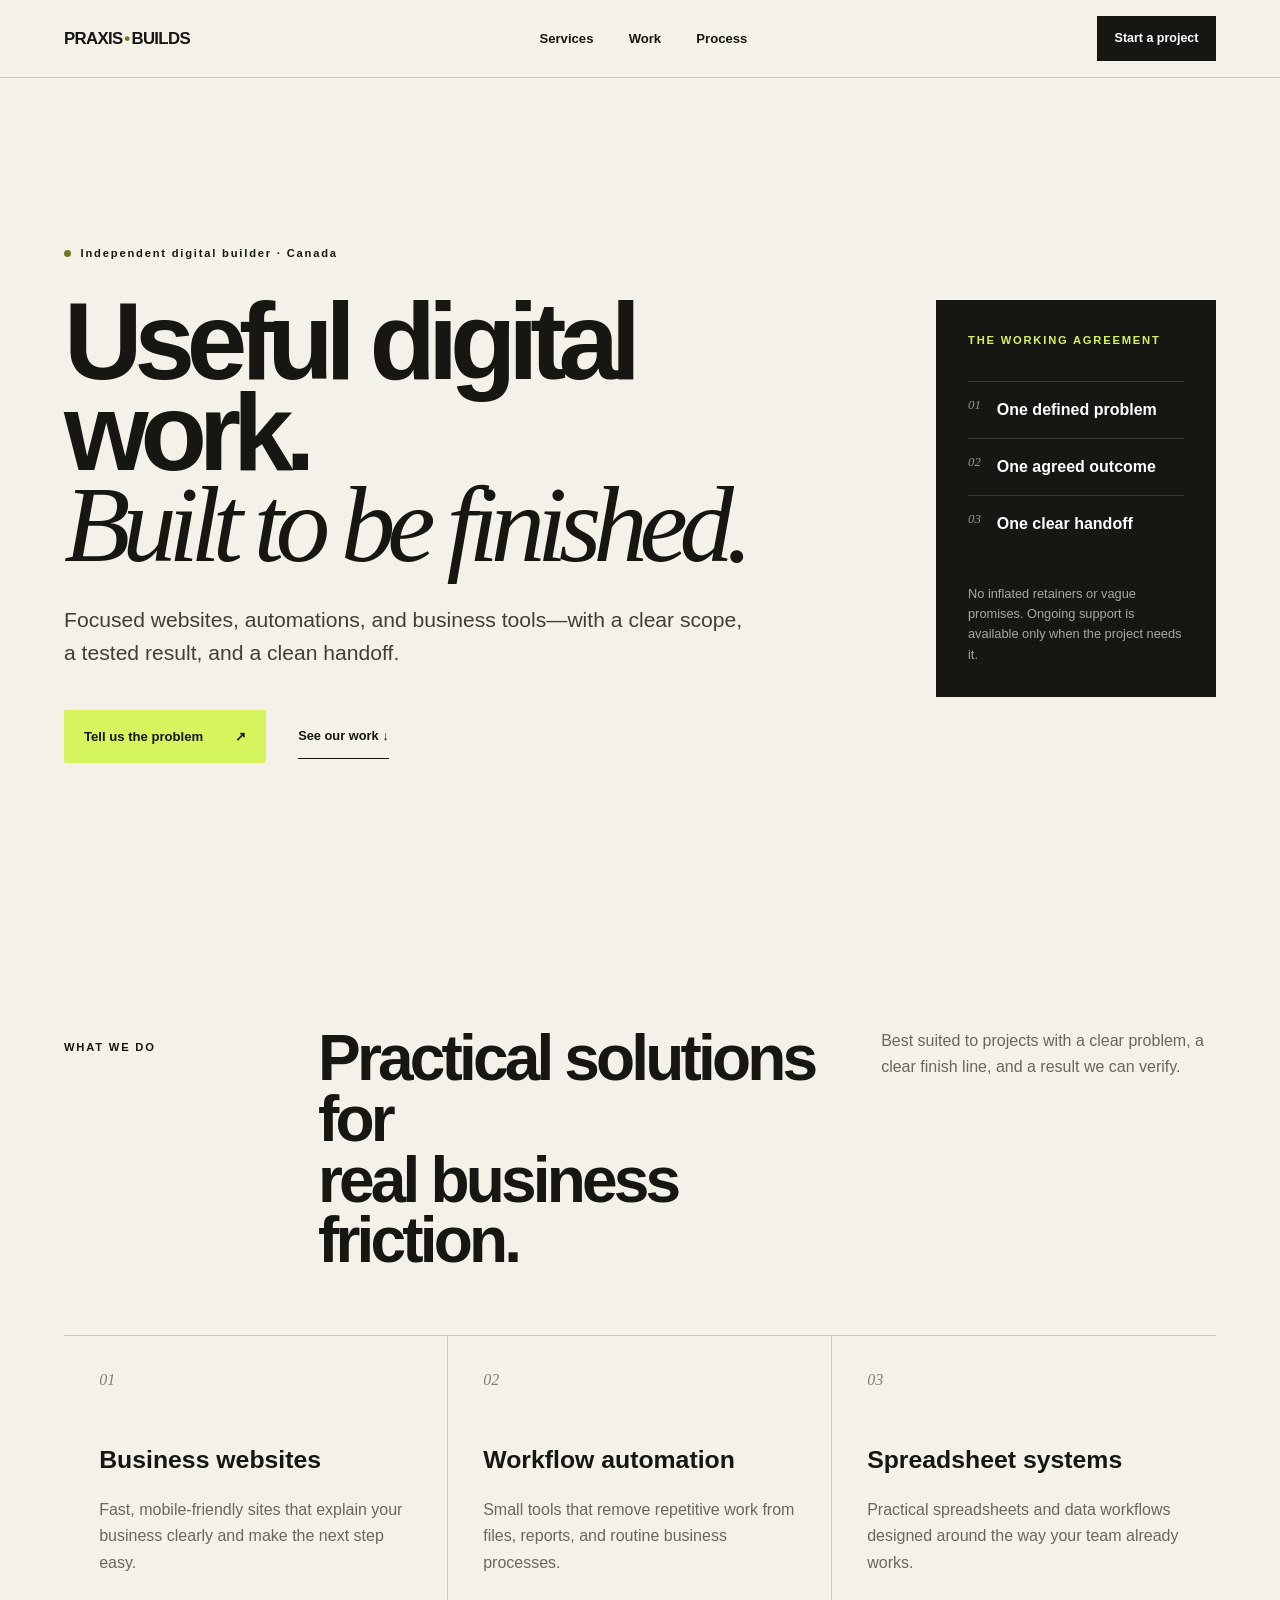
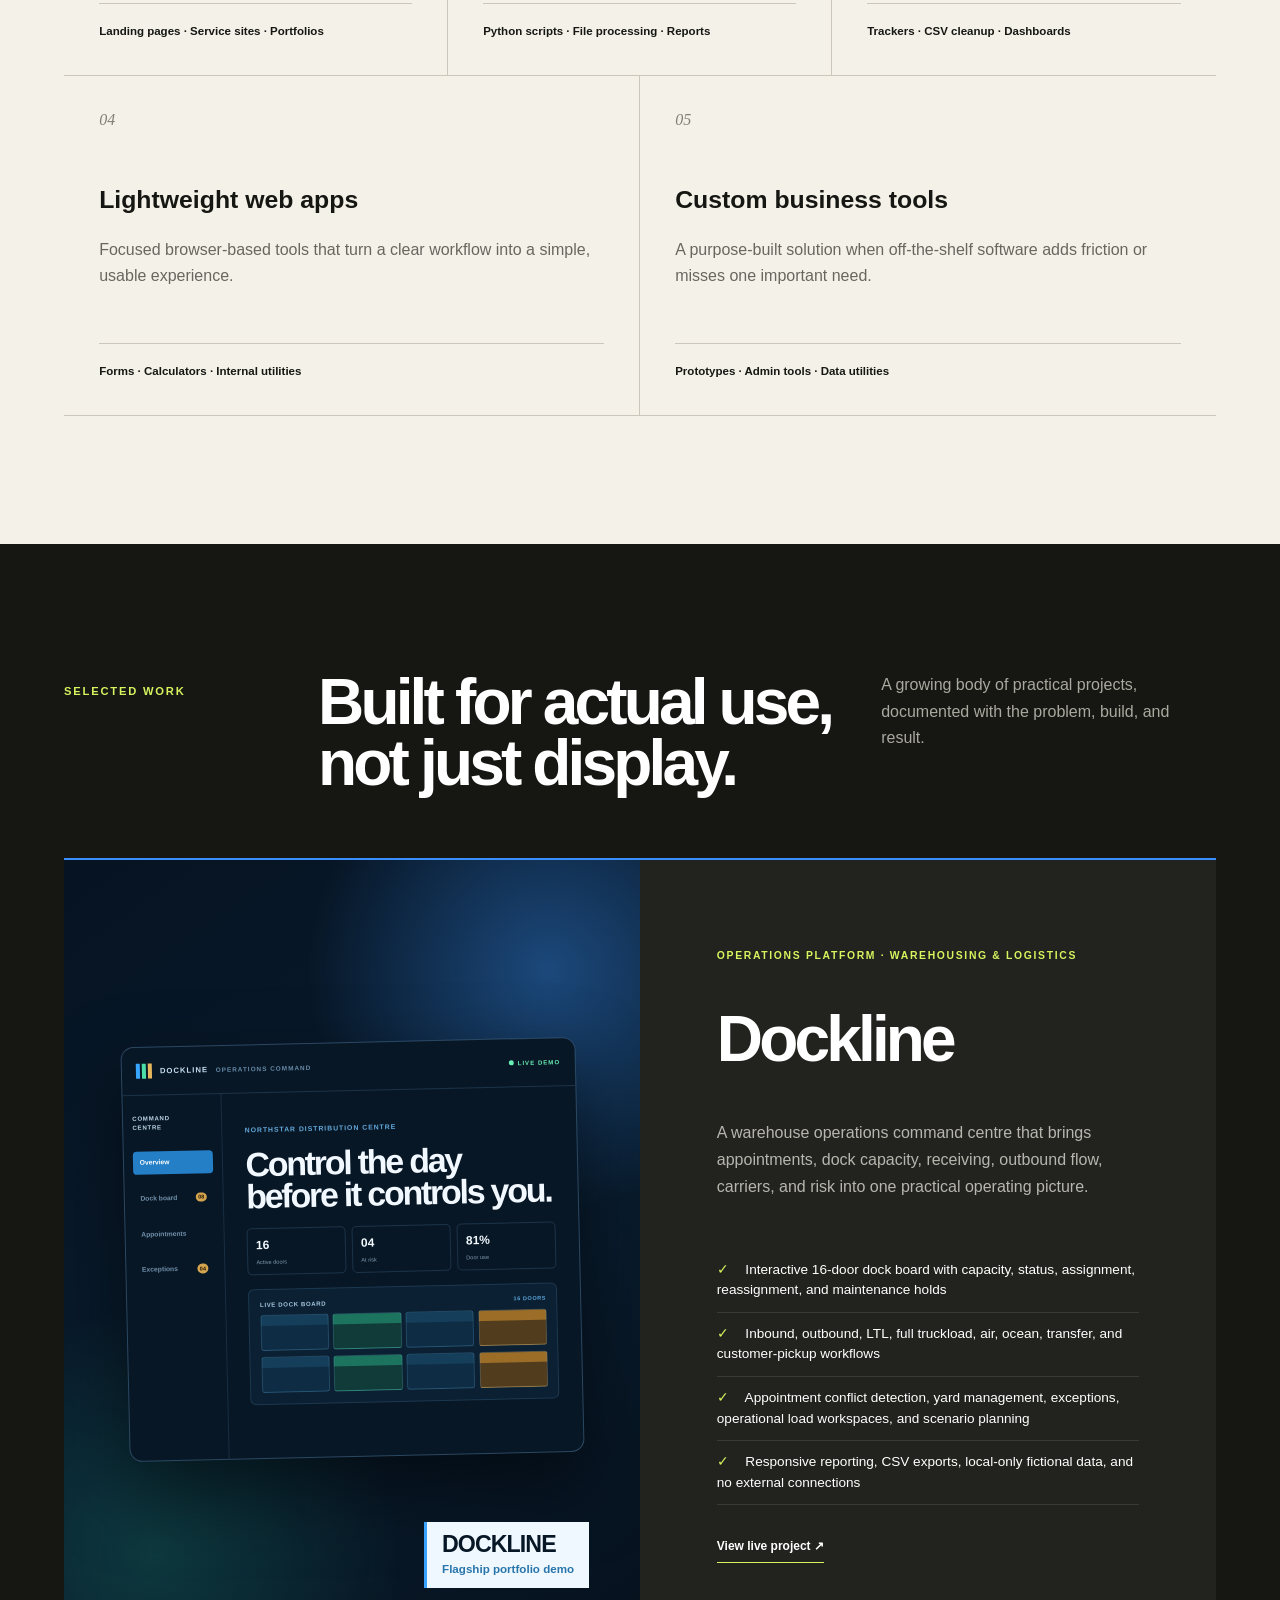
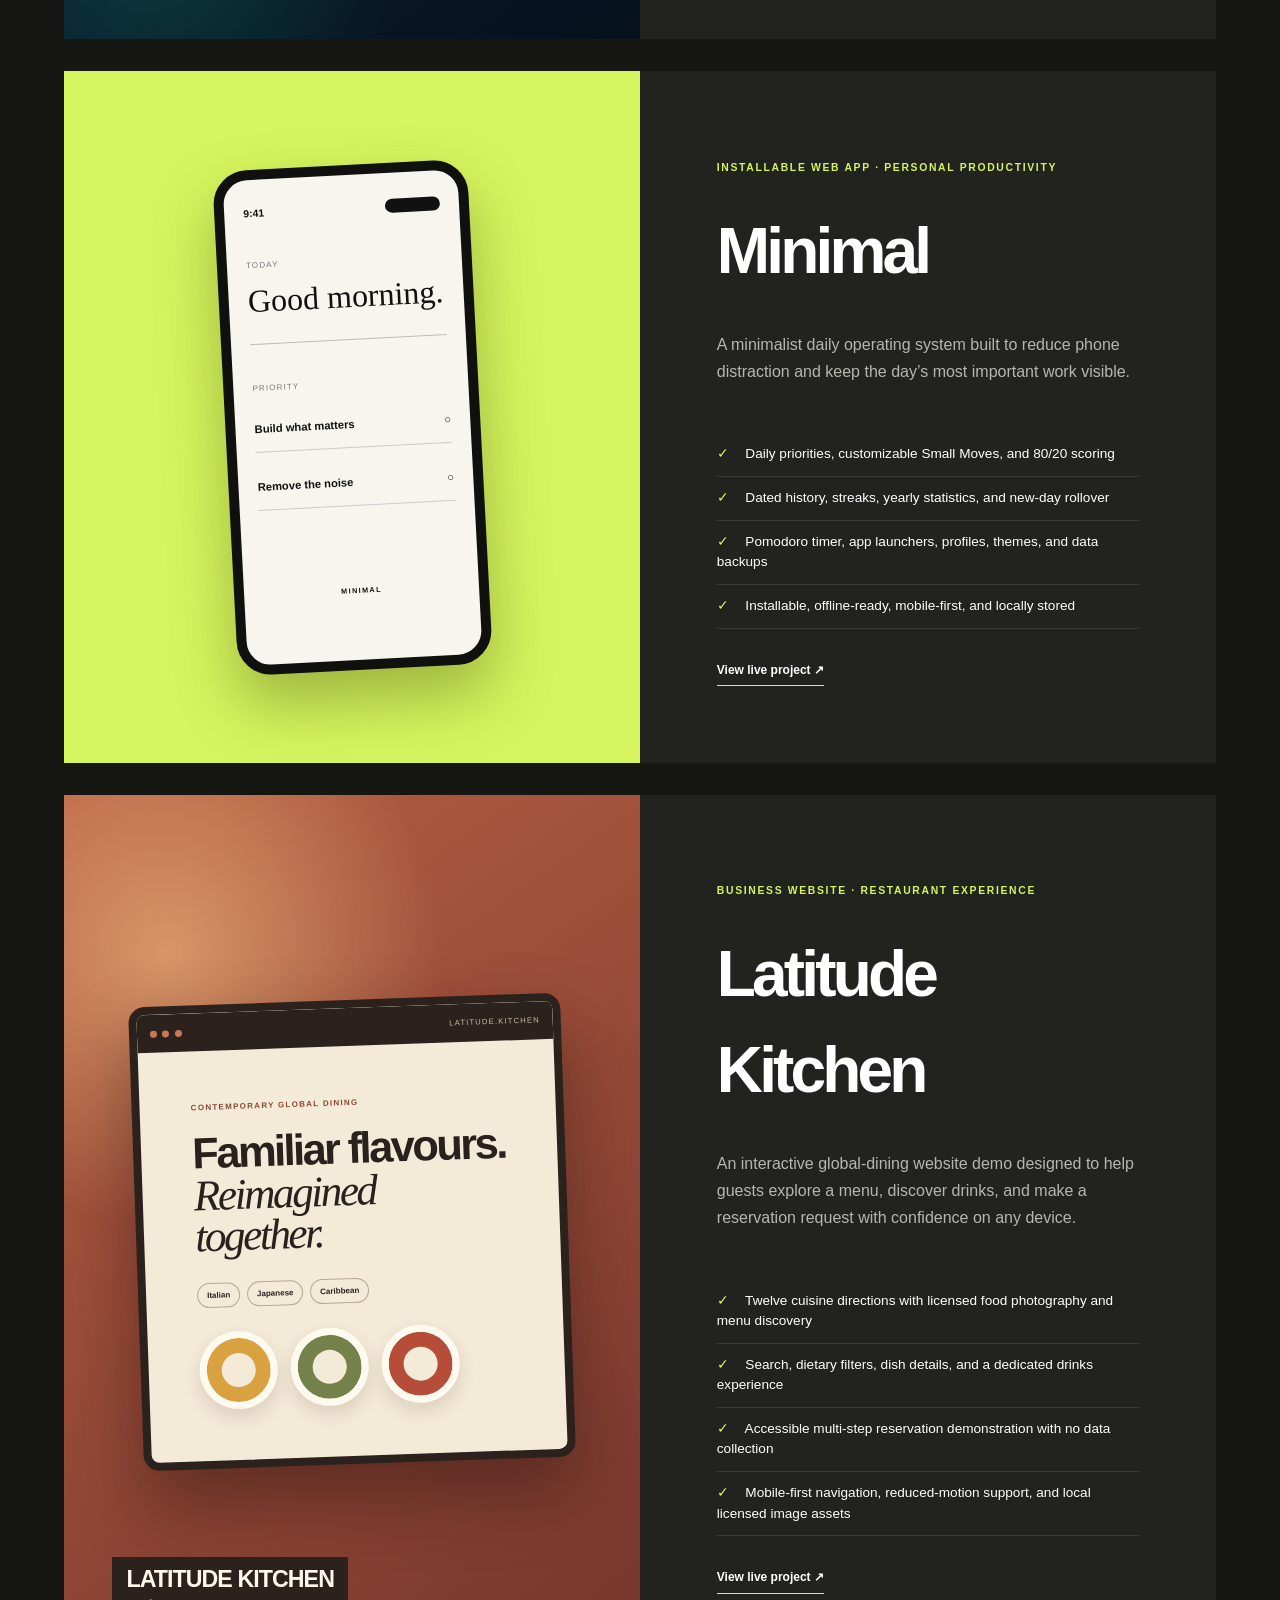
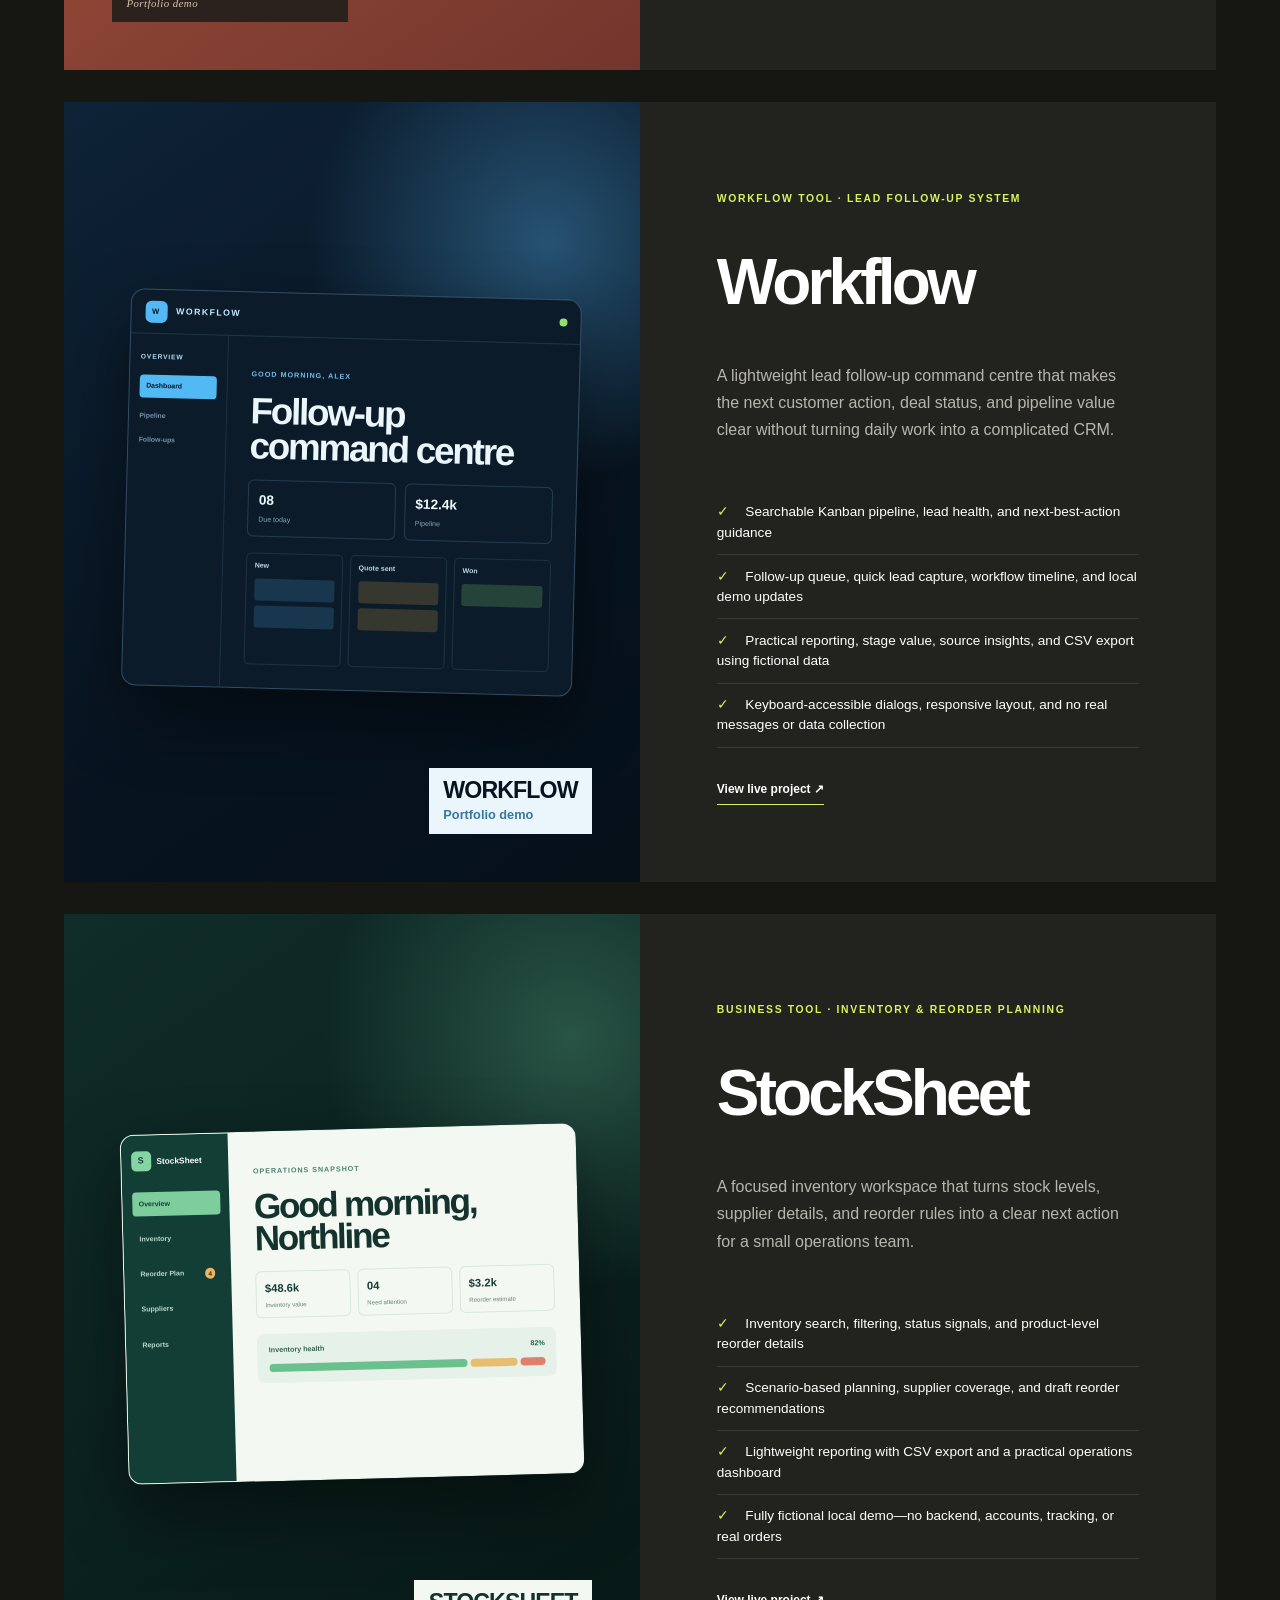
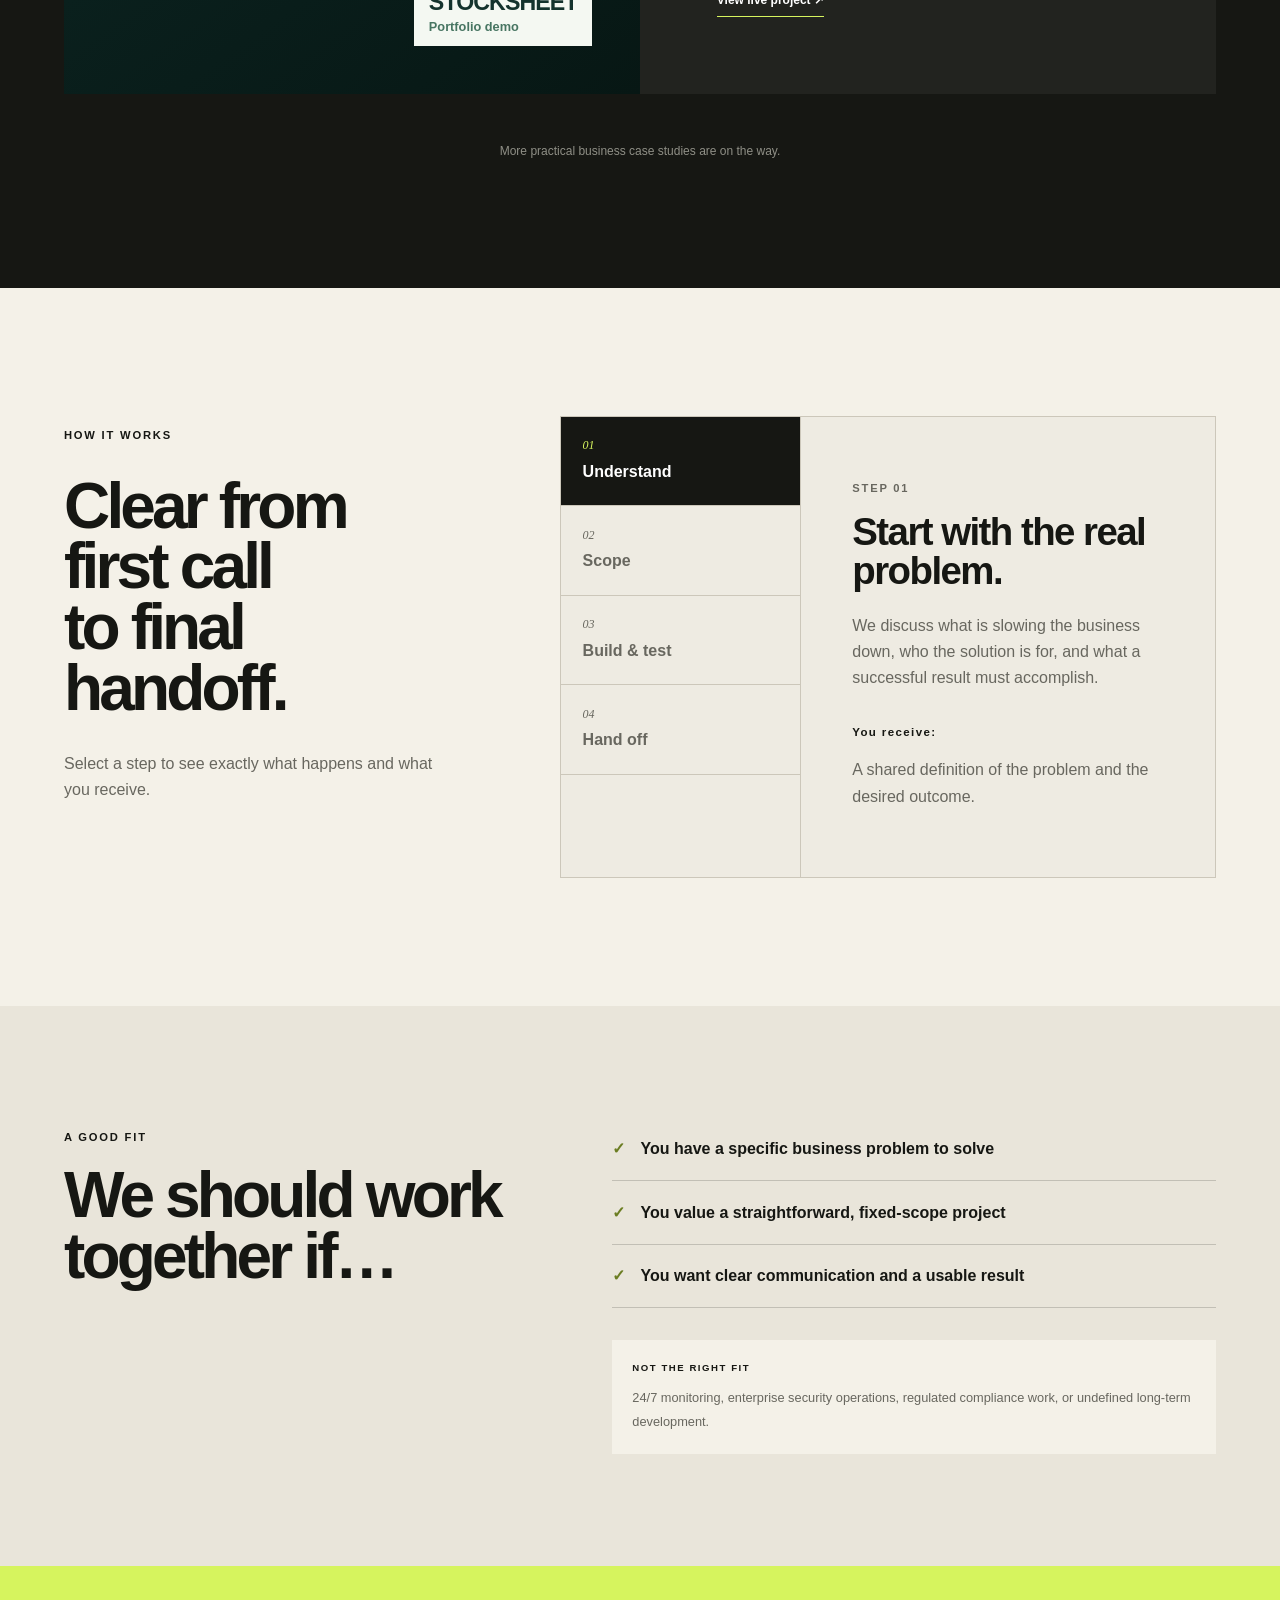
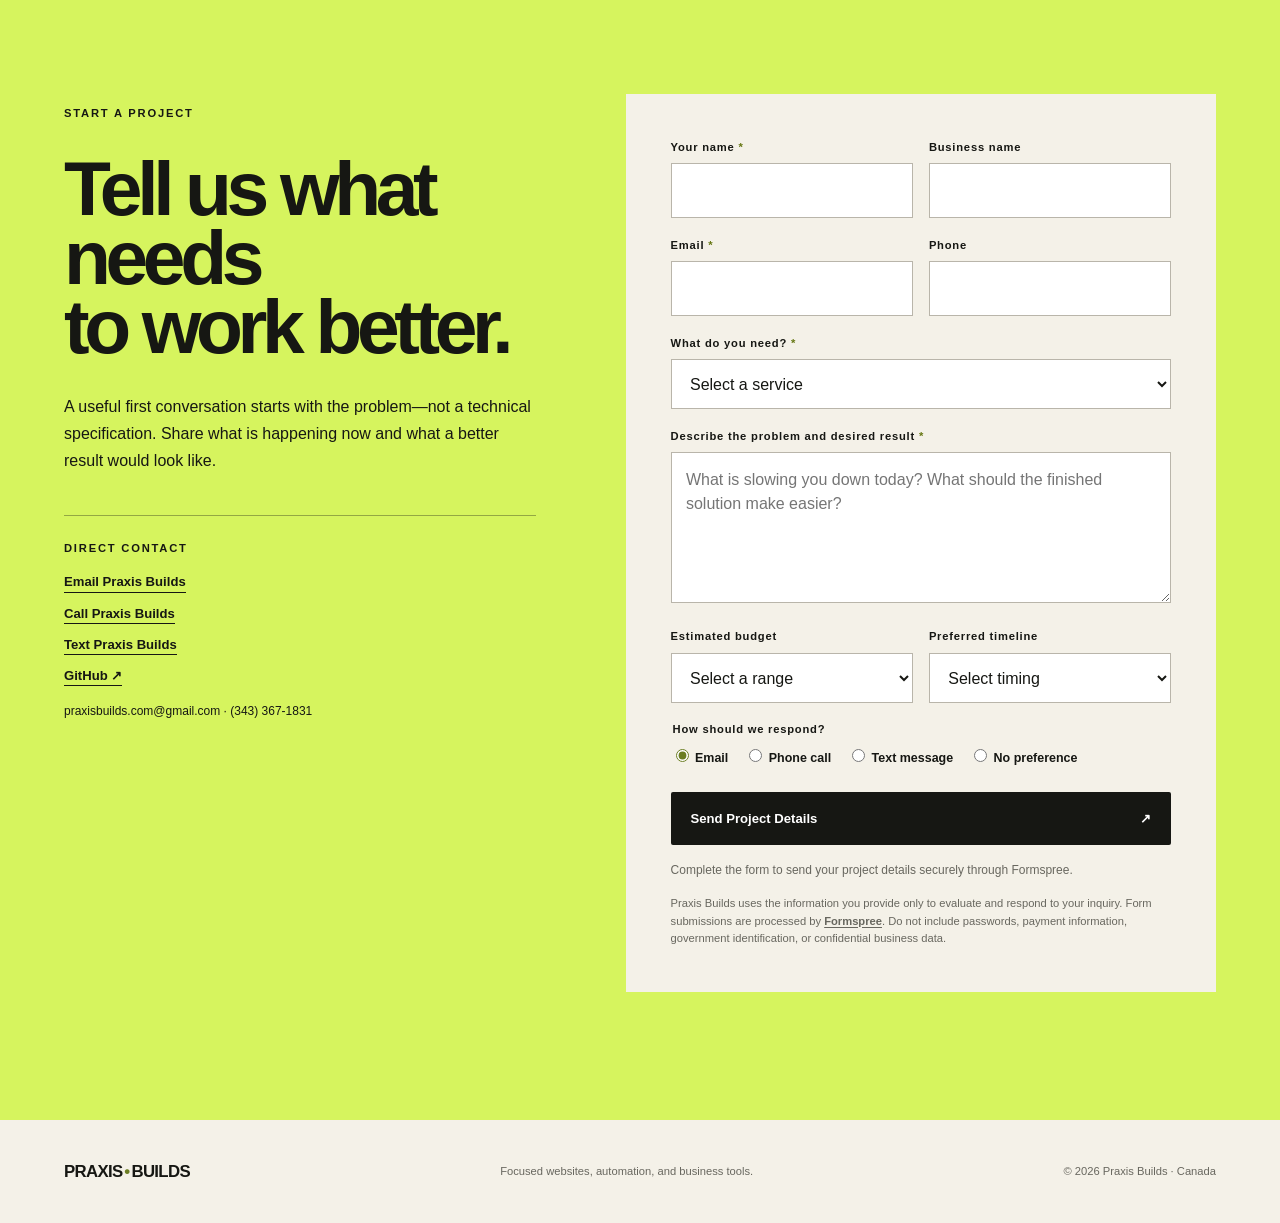
<file: index.html>
<!doctype html>
<html lang="en">
  <head>
    <meta charset="utf-8" />
    <meta name="viewport" content="width=device-width, initial-scale=1" />
    <meta
      name="description"
      content="Praxis Builds creates focused websites, workflow automations, spreadsheet systems, lightweight web apps, and custom business tools for small businesses in Canada."
    />
    <meta name="theme-color" content="#161713" />
    <meta name="referrer" content="strict-origin-when-cross-origin" />
    <title>
      Praxis Builds — Practical digital solutions for small businesses
    </title>
    <script>
      document.documentElement.classList.add("js");
    </script>
    <link rel="stylesheet" href="styles.css?v=stocksheet-2" />
    <script src="script.js" defer></script>
    <link rel="icon" href="favicon.svg" type="image/svg+xml">
</head>
  <body>
    <a class="skip-link" href="#main">Skip to content</a>
    <header class="site-header">
      <a class="brand" href="#top" aria-label="Praxis Builds home"
        >PRAXIS<span>•</span>BUILDS</a
      >
      <button
        class="nav-toggle"
        type="button"
        aria-expanded="false"
        aria-controls="primary-navigation"
      >
        <span class="nav-toggle-label">Menu</span>
        <span class="nav-toggle-icon" aria-hidden="true"></span>
      </button>
      <nav
        class="site-nav"
        id="primary-navigation"
        aria-label="Primary navigation"
      >
        <a href="#services">Services</a>
        <a href="#work">Work</a>
        <a href="#process">Process</a>
        <a class="mobile-nav-cta" href="#contact">Start a project</a>
      </nav>
      <a class="header-cta" href="#contact">Start a project</a>
    </header>

    <main id="main">
      <section class="hero" id="top">
        <div class="hero-copy">
          <p class="eyebrow">
            <span aria-hidden="true"></span> Independent digital builder ·
            Canada
          </p>
          <h1>Useful digital work.<br /><em>Built to be finished.</em></h1>
          <p class="hero-description">
            Focused websites, automations, and business tools—with a clear
            scope, a tested result, and a clean handoff.
          </p>
          <div class="hero-actions">
            <a class="button primary" href="#contact"
              >Tell us the problem <span aria-hidden="true">↗</span></a
            >
            <a class="text-link" href="#work">See our work ↓</a>
          </div>
        </div>
        <aside class="scope-card" aria-labelledby="agreement-title">
          <p class="card-label" id="agreement-title">THE WORKING AGREEMENT</p>
          <div class="scope-line">
            <span>01</span>
            <p>One defined problem</p>
          </div>
          <div class="scope-line">
            <span>02</span>
            <p>One agreed outcome</p>
          </div>
          <div class="scope-line">
            <span>03</span>
            <p>One clear handoff</p>
          </div>
          <p class="scope-note">
            No inflated retainers or vague promises. Ongoing support is
            available only when the project needs it.
          </p>
        </aside>
      </section>

      <section class="section" id="services" aria-labelledby="services-title">
        <div class="section-heading">
          <p class="kicker">WHAT WE DO</p>
          <h2 id="services-title">
            Practical solutions for<br />real business friction.
          </h2>
          <p>
            Best suited to projects with a clear problem, a clear finish line,
            and a result we can verify.
          </p>
        </div>
        <div class="services-grid">
          <article class="service-card service-card-third">
            <span>01</span>
            <h3>Business websites</h3>
            <p>
              Fast, mobile-friendly sites that explain your business clearly and
              make the next step easy.
            </p>
            <div>Landing pages · Service sites · Portfolios</div>
          </article>
          <article
            class="service-card service-card-third service-card-tablet-row-end"
          >
            <span>02</span>
            <h3>Workflow automation</h3>
            <p>
              Small tools that remove repetitive work from files, reports, and
              routine business processes.
            </p>
            <div>Python scripts · File processing · Reports</div>
          </article>
          <article class="service-card service-card-third service-card-row-end">
            <span>03</span>
            <h3>Spreadsheet systems</h3>
            <p>
              Practical spreadsheets and data workflows designed around the way
              your team already works.
            </p>
            <div>Trackers · CSV cleanup · Dashboards</div>
          </article>
          <article
            class="service-card service-card-half service-card-tablet-row-end"
          >
            <span>04</span>
            <h3>Lightweight web apps</h3>
            <p>
              Focused browser-based tools that turn a clear workflow into a
              simple, usable experience.
            </p>
            <div>Forms · Calculators · Internal utilities</div>
          </article>
          <article class="service-card service-card-half service-card-row-end">
            <span>05</span>
            <h3>Custom business tools</h3>
            <p>
              A purpose-built solution when off-the-shelf software adds friction
              or misses one important need.
            </p>
            <div>Prototypes · Admin tools · Data utilities</div>
          </article>
        </div>
      </section>

      <section class="work-section" id="work" aria-labelledby="work-title">
        <div class="section-heading light">
          <p class="kicker">SELECTED WORK</p>
          <h2 id="work-title">Built for actual use,<br />not just display.</h2>
          <p>
            A growing body of practical projects, documented with the problem,
            build, and result.
          </p>
        </div>
        <article class="project-card dockline-project-card">
          <div
            class="project-visual dockline-visual"
            aria-label="Dockline warehouse operations command centre preview"
          >
            <div class="dockline-window" aria-hidden="true">
              <div class="dockline-window-top">
                <span class="dockline-mark"><i></i><i></i><i></i></span>
                <b>DOCKLINE</b>
                <small>OPERATIONS COMMAND</small>
                <em><i></i> LIVE DEMO</em>
              </div>
              <div class="dockline-window-body">
                <aside>
                  <b>COMMAND<br />CENTRE</b>
                  <span class="is-active">Overview</span>
                  <span>Dock board <i>08</i></span>
                  <span>Appointments</span>
                  <span>Exceptions <i>04</i></span>
                </aside>
                <div class="dockline-dashboard">
                  <small>NORTHSTAR DISTRIBUTION CENTRE</small>
                  <strong>Control the day<br />before it controls you.</strong>
                  <div class="dockline-stats">
                    <i><em>16</em>Active doors</i>
                    <i><em>04</em>At risk</i>
                    <i><em>81%</em>Door use</i>
                  </div>
                  <div class="dockline-board">
                    <b>LIVE DOCK BOARD <em>16 DOORS</em></b>
                    <span><i></i><i></i><i></i><i></i></span>
                    <span><i></i><i></i><i></i><i></i></span>
                  </div>
                </div>
              </div>
            </div>
            <span class="dockline-visual-label">DOCKLINE<br /><em>Flagship portfolio demo</em></span>
          </div>
          <div class="project-copy">
            <p class="project-type">
              OPERATIONS PLATFORM · WAREHOUSING &amp; LOGISTICS
            </p>
            <h3>Dockline</h3>
            <p>
              A warehouse operations command centre that brings appointments,
              dock capacity, receiving, outbound flow, carriers, and risk into
              one practical operating picture.
            </p>
            <ul>
              <li>
                Interactive 16-door dock board with capacity, status, assignment,
                reassignment, and maintenance holds
              </li>
              <li>
                Inbound, outbound, LTL, full truckload, air, ocean, transfer,
                and customer-pickup workflows
              </li>
              <li>
                Appointment conflict detection, yard management, exceptions,
                operational load workspaces, and scenario planning
              </li>
              <li>
                Responsive reporting, CSV exports, local-only fictional data,
                and no external connections
              </li>
            </ul>
            <div class="project-links">
              <a
                href="https://praxis-builds.github.io/Dockline-Demo/"
                target="_blank"
                rel="noopener noreferrer"
                >View live project ↗</a
              >
            </div>
          </div>
        </article>
        <article class="project-card">
          <div
            class="project-visual"
            aria-label="Minimal app interface preview"
          >
            <div class="phone" aria-hidden="true">
              <div class="phone-top"><span>9:41</span><i></i></div>
              <small>TODAY</small>
              <h3>Good morning.</h3>
              <hr />
              <small>PRIORITY</small>
              <p>Build what matters <span>○</span></p>
              <p>Remove the noise <span>○</span></p>
              <b>MINIMAL</b>
            </div>
          </div>
          <div class="project-copy">
            <p class="project-type">
              INSTALLABLE WEB APP · PERSONAL PRODUCTIVITY
            </p>
            <h3>Minimal</h3>
            <p>
              A minimalist daily operating system built to reduce phone
              distraction and keep the day’s most important work visible.
            </p>
            <ul>
              <li>
                Daily priorities, customizable Small Moves, and 80/20 scoring
              </li>
              <li>
                Dated history, streaks, yearly statistics, and new-day rollover
              </li>
              <li>
                Pomodoro timer, app launchers, profiles, themes, and data
                backups
              </li>
              <li>
                Installable, offline-ready, mobile-first, and locally stored
              </li>
            </ul>
            <div class="project-links">
              <a
                href="https://praxis-builds.github.io/minimalphone.py/"
                target="_blank"
                rel="noopener noreferrer"
                >View live project ↗</a
              >
            </div>
          </div>
        </article>
        <article class="project-card latitude-project-card">
          <div
            class="project-visual latitude-visual"
            aria-label="Latitude Kitchen restaurant website preview"
          >
            <div class="latitude-browser" aria-hidden="true">
              <div class="latitude-browser-bar">
                <i></i><i></i><i></i><span>LATITUDE.KITCHEN</span>
              </div>
              <div class="latitude-browser-body">
                <small>CONTEMPORARY GLOBAL DINING</small>
                <b>Familiar flavours.<br /><em>Reimagined together.</em></b>
                <div class="latitude-cuisines">
                  <span>Italian</span><span>Japanese</span><span>Caribbean</span>
                </div>
                <div class="latitude-plates">
                  <i></i><i></i><i></i>
                </div>
              </div>
            </div>
            <span class="latitude-visual-label">LATITUDE KITCHEN<br /><em>Portfolio demo</em></span>
          </div>
          <div class="project-copy">
            <p class="project-type">
              BUSINESS WEBSITE · RESTAURANT EXPERIENCE
            </p>
            <h3>Latitude Kitchen</h3>
            <p>
              An interactive global-dining website demo designed to help guests
              explore a menu, discover drinks, and make a reservation request
              with confidence on any device.
            </p>
            <ul>
              <li>
                Twelve cuisine directions with licensed food photography and
                menu discovery
              </li>
              <li>
                Search, dietary filters, dish details, and a dedicated drinks
                experience
              </li>
              <li>
                Accessible multi-step reservation demonstration with no data
                collection
              </li>
              <li>
                Mobile-first navigation, reduced-motion support, and local
                licensed image assets
              </li>
            </ul>
            <div class="project-links">
              <a
                href="https://praxis-builds.github.io/latitude-kitchen-demo/"
                target="_blank"
                rel="noopener noreferrer"
                >View live project ↗</a
              >
            </div>
          </div>
        </article>
        <article class="project-card leadflow-project-card">
          <div
            class="project-visual leadflow-visual"
            aria-label="Workflow lead follow-up dashboard preview"
          >
            <div class="leadflow-window" aria-hidden="true">
              <div class="leadflow-topbar">
                <span class="leadflow-mark">W</span>
                <span>WORKFLOW</span>
                <i></i>
              </div>
              <div class="leadflow-dashboard">
                <aside>
                  <b>OVERVIEW</b>
                  <span class="is-active">Dashboard</span>
                  <span>Pipeline</span>
                  <span>Follow-ups</span>
                </aside>
                <div class="leadflow-content">
                  <small>GOOD MORNING, ALEX</small>
                  <strong>Follow-up<br />command centre</strong>
                  <div class="leadflow-metrics">
                    <i><em>08</em>Due today</i>
                    <i><em>$12.4k</em>Pipeline</i>
                  </div>
                  <div class="leadflow-columns">
                    <span><b>New</b><i></i><i></i></span>
                    <span><b>Quote sent</b><i></i><i></i></span>
                    <span><b>Won</b><i></i></span>
                  </div>
                </div>
              </div>
            </div>
            <span class="leadflow-visual-label">WORKFLOW<br /><em>Portfolio demo</em></span>
          </div>
          <div class="project-copy">
            <p class="project-type">
              WORKFLOW TOOL · LEAD FOLLOW-UP SYSTEM
            </p>
            <h3>Workflow</h3>
            <p>
              A lightweight lead follow-up command centre that makes the next
              customer action, deal status, and pipeline value clear without
              turning daily work into a complicated CRM.
            </p>
            <ul>
              <li>
                Searchable Kanban pipeline, lead health, and next-best-action
                guidance
              </li>
              <li>
                Follow-up queue, quick lead capture, workflow timeline, and
                local demo updates
              </li>
              <li>
                Practical reporting, stage value, source insights, and CSV
                export using fictional data
              </li>
              <li>
                Keyboard-accessible dialogs, responsive layout, and no real
                messages or data collection
              </li>
            </ul>
            <div class="project-links">
              <a
                href="https://praxis-builds.github.io/workFlow-demo/"
                target="_blank"
                rel="noopener noreferrer"
                >View live project ↗</a
              >
            </div>
          </div>
        </article>
        <article class="project-card stocksheet-project-card">
          <div
            class="project-visual stocksheet-visual"
            aria-label="StockSheet inventory dashboard preview"
          >
            <div class="stocksheet-window" aria-hidden="true">
              <div class="stocksheet-sidebar">
                <b><i>S</i> StockSheet</b>
                <span class="is-active">Overview</span>
                <span>Inventory</span>
                <span>Reorder Plan <em>4</em></span>
                <span>Suppliers</span>
                <span>Reports</span>
              </div>
              <div class="stocksheet-dashboard">
                <small>OPERATIONS SNAPSHOT</small>
                <strong>Good morning,<br />Northline</strong>
                <div class="stocksheet-metrics">
                  <i><em>$48.6k</em>Inventory value</i>
                  <i><em>04</em>Need attention</i>
                  <i><em>$3.2k</em>Reorder estimate</i>
                </div>
                <div class="stocksheet-health">
                  <b>Inventory health <em>82%</em></b>
                  <span><i></i><i></i><i></i></span>
                </div>
              </div>
            </div>
            <span class="stocksheet-visual-label">STOCKSHEET<br /><em>Portfolio demo</em></span>
          </div>
          <div class="project-copy">
            <p class="project-type">
              BUSINESS TOOL · INVENTORY &amp; REORDER PLANNING
            </p>
            <h3>StockSheet</h3>
            <p>
              A focused inventory workspace that turns stock levels, supplier
              details, and reorder rules into a clear next action for a small
              operations team.
            </p>
            <ul>
              <li>
                Inventory search, filtering, status signals, and product-level
                reorder details
              </li>
              <li>
                Scenario-based planning, supplier coverage, and draft reorder
                recommendations
              </li>
              <li>
                Lightweight reporting with CSV export and a practical operations
                dashboard
              </li>
              <li>
                Fully fictional local demo—no backend, accounts, tracking, or
                real orders
              </li>
            </ul>
            <div class="project-links">
              <a
                href="https://praxis-builds.github.io/StockSheet-demo/"
                target="_blank"
                rel="noopener noreferrer"
                >View live project ↗</a
              >
            </div>
          </div>
        </article>
        <p class="more-work">
          More practical business case studies are on the way.
        </p>
      </section>

      <section
        class="section process-section"
        id="process"
        aria-labelledby="process-title"
      >
        <div class="process-intro">
          <p class="kicker">HOW IT WORKS</p>
          <h2 id="process-title">
            Clear from first call<br />to final handoff.
          </h2>
          <p>Select a step to see exactly what happens and what you receive.</p>
        </div>
        <div class="process" data-process>
          <div class="process-tabs" role="tablist" aria-label="Project process">
            <button
              type="button"
              role="tab"
              aria-selected="true"
              aria-controls="panel-understand"
              id="tab-understand"
              tabindex="0"
            >
              <span>01</span>Understand
            </button>
            <button
              type="button"
              role="tab"
              aria-selected="false"
              aria-controls="panel-scope"
              id="tab-scope"
              tabindex="-1"
            >
              <span>02</span>Scope
            </button>
            <button
              type="button"
              role="tab"
              aria-selected="false"
              aria-controls="panel-build"
              id="tab-build"
              tabindex="-1"
            >
              <span>03</span>Build & test
            </button>
            <button
              type="button"
              role="tab"
              aria-selected="false"
              aria-controls="panel-handoff"
              id="tab-handoff"
              tabindex="-1"
            >
              <span>04</span>Hand off
            </button>
          </div>
          <div
            class="process-panel"
            role="tabpanel"
            id="panel-understand"
            aria-labelledby="tab-understand"
          >
            <p class="panel-label">STEP 01</p>
            <h3>Start with the real problem.</h3>
            <p>
              We discuss what is slowing the business down, who the solution is
              for, and what a successful result must accomplish.
            </p>
            <strong>You receive:</strong>
            <p>A shared definition of the problem and the desired outcome.</p>
          </div>
          <div
            class="process-panel"
            role="tabpanel"
            id="panel-scope"
            aria-labelledby="tab-scope"
          >
            <p class="panel-label">STEP 02</p>
            <h3>Agree on a finish line.</h3>
            <p>
              We turn the outcome into a fixed set of features, milestones,
              responsibilities, timeline, and price before work begins.
            </p>
            <strong>You receive:</strong>
            <p>A written project scope with no surprise deliverables.</p>
          </div>
          <div
            class="process-panel"
            role="tabpanel"
            id="panel-build"
            aria-labelledby="tab-build"
          >
            <p class="panel-label">STEP 03</p>
            <h3>Build, review, and verify.</h3>
            <p>
              You see a working version, give focused feedback, and the finished
              solution is checked against the agreed requirements.
            </p>
            <strong>You receive:</strong>
            <p>
              A tested solution with an approval checkpoint before delivery.
            </p>
          </div>
          <div
            class="process-panel"
            role="tabpanel"
            id="panel-handoff"
            aria-labelledby="tab-handoff"
          >
            <p class="panel-label">STEP 04</p>
            <h3>Leave with something usable.</h3>
            <p>
              We deliver the final project, explain how to use it, and close out
              with the support window agreed in the scope.
            </p>
            <strong>You receive:</strong>
            <p>The completed files, access, and practical handoff notes.</p>
          </div>
        </div>
      </section>

      <section class="fit-section" aria-labelledby="fit-title">
        <div>
          <p class="kicker">A GOOD FIT</p>
          <h2 id="fit-title">We should work together if…</h2>
        </div>
        <div>
          <ul>
            <li><span>✓</span>You have a specific business problem to solve</li>
            <li>
              <span>✓</span>You value a straightforward, fixed-scope project
            </li>
            <li>
              <span>✓</span>You want clear communication and a usable result
            </li>
          </ul>
          <div class="not-fit">
            <p>NOT THE RIGHT FIT</p>
            <span
              >24/7 monitoring, enterprise security operations, regulated
              compliance work, or undefined long-term development.</span
            >
          </div>
        </div>
      </section>

      <section
        class="contact-section"
        id="contact"
        aria-labelledby="contact-title"
      >
        <div class="contact-intro">
          <p class="kicker">START A PROJECT</p>
          <h2 id="contact-title">Tell us what needs<br />to work better.</h2>
          <p class="contact-description">
            A useful first conversation starts with the problem—not a technical
            specification. Share what is happening now and what a better result
            would look like.
          </p>
          <div class="direct-contact" aria-labelledby="direct-contact-title">
            <p class="card-label" id="direct-contact-title">DIRECT CONTACT</p>
            <a href="mailto:praxisbuilds.com@gmail.com">Email Praxis Builds</a>
            <a href="tel:+13433671831">Call Praxis Builds</a>
            <a href="sms:+13433671831">Text Praxis Builds</a>
            <a
              class="github-fallback"
              href="https://github.com/praxis-builds"
              target="_blank"
              rel="noopener noreferrer"
              >GitHub ↗</a
            >
            <p class="contact-details">
              praxisbuilds.com@gmail.com · (343) 367-1831
            </p>
          </div>
        </div>
        <form
          class="inquiry-form"
          id="inquiry-form"
          action="https://formspree.io/f/mjyvykya"
          method="POST"
        >
          <input
            type="hidden"
            name="_subject"
            value="Praxis Builds Project Inquiry"
          />
          <div class="honeypot-field">
            <label for="website">Leave this field blank</label>
            <input
              id="website"
              name="_gotcha"
              type="text"
              tabindex="-1"
              autocomplete="off"
            />
          </div>
          <div class="field-row">
            <div class="field">
              <label for="name">Your name <span>*</span></label
              ><input id="name" name="name" autocomplete="name" required />
            </div>
            <div class="field">
              <label for="business">Business name</label
              ><input
                id="business"
                name="business"
                autocomplete="organization"
              />
            </div>
          </div>
          <div class="field-row">
            <div class="field">
              <label for="email">Email <span>*</span></label
              ><input
                id="email"
                name="email"
                type="email"
                autocomplete="email"
                required
              />
            </div>
            <div class="field">
              <label for="phone">Phone</label
              ><input id="phone" name="phone" type="tel" autocomplete="tel" />
            </div>
          </div>
          <div class="field">
            <label for="project-type">What do you need? <span>*</span></label
            ><select id="project-type" name="project-type" required>
              <option value="">Select a service</option>
              <option>Business website</option>
              <option>Workflow automation</option>
              <option>Spreadsheet system</option>
              <option>Lightweight web app</option>
              <option>Custom business tool</option>
              <option>Not sure yet</option>
            </select>
          </div>
          <div class="field">
            <label for="problem"
              >Describe the problem and desired result <span>*</span></label
            ><textarea
              id="problem"
              name="problem"
              rows="5"
              required
              minlength="20"
              placeholder="What is slowing you down today? What should the finished solution make easier?"
            ></textarea>
          </div>
          <div class="field-row">
            <div class="field">
              <label for="budget">Estimated budget</label
              ><select id="budget" name="budget">
                <option value="">Select a range</option>
                <option>Under $500 CAD</option>
                <option>$500–$1,000 CAD</option>
                <option>$1,000–$2,500 CAD</option>
                <option>$2,500+ CAD</option>
                <option>Not sure yet</option>
              </select>
            </div>
            <div class="field">
              <label for="timeline">Preferred timeline</label
              ><select id="timeline" name="timeline">
                <option value="">Select timing</option>
                <option>As soon as possible</option>
                <option>Within 2–4 weeks</option>
                <option>Within 1–2 months</option>
                <option>Flexible</option>
              </select>
            </div>
          </div>
          <fieldset>
            <legend>How should we respond?</legend>
            <div class="choice-row">
              <label
                ><input
                  type="radio"
                  name="contact-preference"
                  value="Email"
                  checked
                />
                Email</label
              ><label
                ><input
                  type="radio"
                  name="contact-preference"
                  value="Phone call"
                />
                Phone call</label
              ><label
                ><input
                  type="radio"
                  name="contact-preference"
                  value="Text message"
                />
                Text message</label
              ><label
                ><input
                  type="radio"
                  name="contact-preference"
                  value="No preference"
                />
                No preference</label
              >
            </div>
          </fieldset>
          <button class="button submit-button" type="submit">
            <span class="submit-button-label">Send Project Details</span>
            <span aria-hidden="true">↗</span>
          </button>
          <p
            class="form-status"
            id="form-status"
            role="status"
            aria-live="polite"
            aria-atomic="true"
            tabindex="-1"
          >
            Complete the form to send your project details securely through
            Formspree.
          </p>
          <p class="privacy-notice">
            Praxis Builds uses the information you provide only to evaluate and
            respond to your inquiry. Form submissions are processed by
            <a
              href="https://formspree.io/legal/privacy-policy/"
              target="_blank"
              rel="noopener noreferrer"
              >Formspree</a
            >. Do not include passwords, payment information, government
            identification, or confidential business data.
          </p>
        </form>
      </section>
    </main>

    <footer>
      <a class="brand" href="#top">PRAXIS<span>•</span>BUILDS</a>
      <p>Focused websites, automation, and business tools.</p>
      <p>© <span id="copyright-year">2026</span> Praxis Builds · Canada</p>
    </footer>
    <!-- Cloudflare Web Analytics -->
    <script
      type="module"
      src="https://static.cloudflareinsights.com/beacon.min.js"
      data-cf-beacon='{"token":"bf2d3fda9d614a3b821bd73999789eb0"}'
    ></script>
    <!-- End Cloudflare Web Analytics -->
  </body>
</html>
</file>
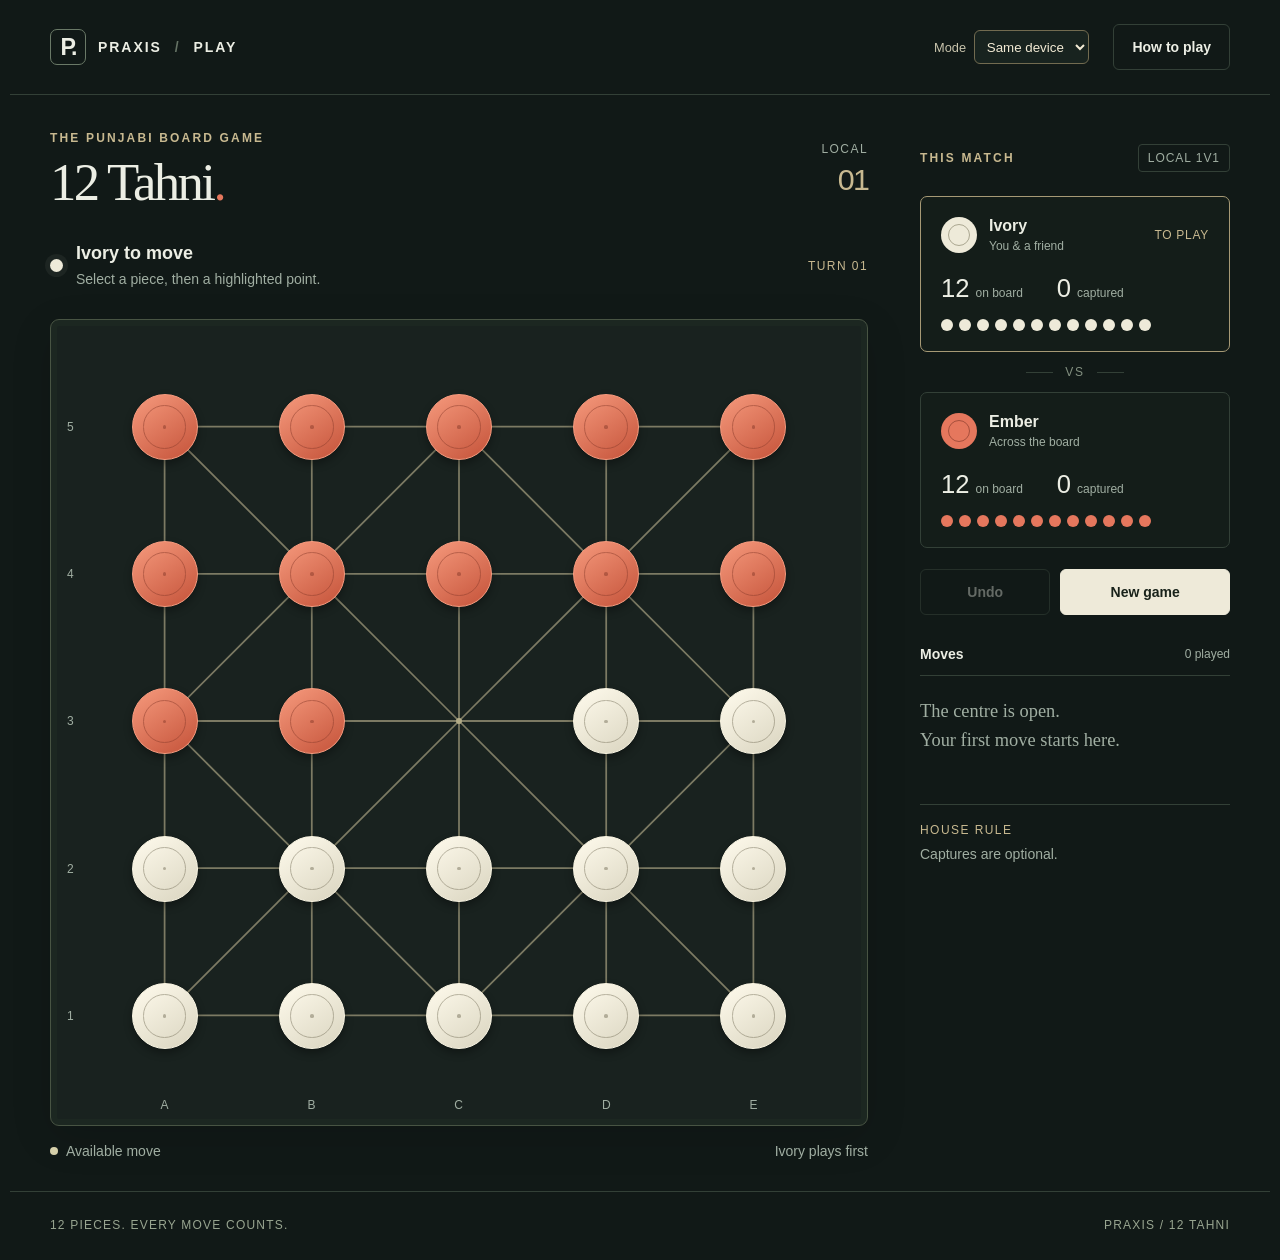
<file: 12-tahni/index.html>
<!doctype html>
<html lang="en">
<head>
  <meta charset="utf-8">
  <meta name="viewport" content="width=device-width, initial-scale=1">
  <meta name="theme-color" content="#111917">
  <meta name="description" content="Play 12 Tahni with a friend on one device. Twelve pieces each, optional jump captures, and a connected 5×5 board.">
  <title>12 Tahni · Praxis</title>
  <link rel="icon" type="image/svg+xml" href="data:image/svg+xml,%3Csvg xmlns='http://www.w3.org/2000/svg' viewBox='0 0 32 32'%3E%3Crect width='32' height='32' rx='7' fill='%23111917'/%3E%3Cpath d='M8 8h16v16H8zM8 8l16 16M24 8L8 24' fill='none' stroke='%23b8aa82' stroke-width='1.5'/%3E%3Ccircle cx='16' cy='16' r='5' fill='%23e26b52'/%3E%3C/svg%3E">
  <style>
:root{color-scheme:dark;--bg:#111917;--surface:#19221f;--surface-deep:#141d19;--line:#334037;--muted:#a0aea2;--text:#eceee4;--gold:#c8b990;--ember:#e5775d;--ivory:#eeead9;--focus:#f4d996;font-family:Inter,"Segoe UI",Arial,sans-serif;font-synthesis:none;font-size:16px}
*{box-sizing:border-box}body{margin:0;background:var(--bg);color:var(--text)}button,a{-webkit-tap-highlight-color:transparent}button{font:inherit;cursor:pointer}button:disabled{cursor:not-allowed;opacity:.38}button:focus-visible,a:focus-visible{outline:3px solid var(--focus);outline-offset:5px}button[hidden],[hidden]{display:none!important}a{color:inherit;text-decoration:none}.site-header,.site-footer{max-width:1260px;margin:auto;display:flex;align-items:center;justify-content:space-between;padding:24px 40px}.site-header{border-bottom:1px solid var(--line);gap:20px}.brand{display:flex;align-items:center;gap:12px;font-size:.875rem;font-weight:650;letter-spacing:.14em;white-space:nowrap}.brand-mark{font-size:1.45rem;letter-spacing:-.08em;border:1px solid #6a7967;border-radius:7px;width:36px;height:36px;display:grid;place-items:center}.brand-divider{color:#657365;margin:0 7px}.header-actions{display:flex;gap:24px;align-items:center}.mode-label{font-size:.875rem;color:var(--muted)}.button{min-height:46px;border-radius:6px;padding:11px 18px;font-size:.875rem;font-weight:600;border:1px solid transparent;transition:background .16s ease,border-color .16s ease}.button-primary{background:var(--ivory);color:#18221a;border-color:var(--ivory)}.button-primary:hover{background:#fff8e9}.button-secondary{color:var(--text);background:transparent;border-color:#465548}.button-secondary:hover{background:#263329;border-color:#71836e}.button-quiet{background:transparent;border-color:var(--line);color:var(--text)}.button-quiet:hover{border-color:var(--gold)}.game-layout{max-width:1260px;padding:36px 40px 32px;margin:auto;display:grid;grid-template-columns:minmax(0,1fr) 310px;gap:52px;align-items:start}.game-heading{display:flex;justify-content:space-between;align-items:center;margin-bottom:22px}.eyebrow{font-size:.75rem;letter-spacing:.18em;color:var(--gold);font-weight:600;margin:0 0 10px}h1{font-family:Georgia,"Times New Roman",serif;font-size:3.3rem;line-height:1.05;letter-spacing:-.05em;font-weight:400;margin:0}.title-dot{color:var(--ember)}.edition{text-align:right;color:var(--muted);font-size:.75rem;letter-spacing:.12em;line-height:1.4}.edition strong{font-weight:400;color:var(--gold);font-size:1.9rem;letter-spacing:-.06em}.turn-strip{display:flex;align-items:center;gap:13px;min-height:67px;margin-bottom:20px}.turn-marker{width:13px;height:13px;border-radius:50%;flex-shrink:0}.turn-marker.ivory{background:var(--ivory);box-shadow:0 0 0 5px #eeead90e}.turn-marker.ember{background:var(--ember);box-shadow:0 0 0 5px #e5775d15}.turn-copy{flex:1;min-width:0}.turn-copy h2{font-size:1.125rem;margin:0 0 5px;font-weight:600}.turn-copy p{font-size:.875rem;color:var(--muted);margin:0;line-height:1.45}.turn-number{font-size:.75rem;letter-spacing:.12em;color:var(--gold);white-space:nowrap}.board-frame{background:var(--surface);border:1px solid #485443;border-radius:9px;padding:33px 40px 36px;box-shadow:0 12px 40px #0002,inset 0 0 0 6px #1c2721}.board-wrap{position:relative;width:100%;aspect-ratio:1}.board-wrap svg{position:absolute;inset:0;width:100%;height:100%;pointer-events:none}.board-wrap svg line{stroke:#a6a081;stroke-width:1.2;opacity:.7}.board{position:absolute;inset:0;display:grid;grid-template-columns:repeat(5,1fr);grid-template-rows:repeat(5,1fr)}.point{position:relative;display:flex;align-items:center;justify-content:center;border:0;background:transparent;padding:0;touch-action:manipulation;min-width:0;min-height:0;border-radius:7px;isolation:isolate}.point:focus-visible{outline:2px solid var(--focus);outline-offset:-3px}.piece{width:64%;height:64%;max-width:66px;max-height:66px;aspect-ratio:1;border-radius:50%;display:grid;place-items:center;transition:transform .14s ease,box-shadow .14s ease;box-shadow:0 4px 8px #0005;pointer-events:none}.piece.ivory{background:linear-gradient(145deg,#fffbed,#d9d4bf);border:1px solid #faf5e3;color:#79735d}.piece.ember{background:linear-gradient(145deg,#f69a7d,#c45239);border:1px solid #f79a7e;color:#893b2b}.piece-inner{border:1px solid currentColor;border-radius:50%;width:68%;height:68%;opacity:.5;display:grid;place-items:center}.piece-inner::after{content:"";display:block;width:9%;height:9%;border-radius:50%;background:currentColor}.point[data-selectable="true"]:hover .piece{transform:translateY(-2px);box-shadow:0 6px 14px #0007}.point.selected .piece{outline:2px solid var(--gold);outline-offset:5px;transform:translateY(-2px)}.point.last-to::before,.point.last-from::before{content:"";position:absolute;inset:10%;border-radius:50%;background:#d3c79313;z-index:-1}.point.last-to::before{border:1px solid #d3c79344}.empty-dot{width:6px;height:6px;border-radius:50%;background:#b2ab86;pointer-events:none}.point.legal .empty-dot{width:20%;height:20%;background:#d6d0aa;box-shadow:0 0 0 6px #d6d0aa14}.point.legal:hover .empty-dot{box-shadow:0 0 0 9px #d6d0aa22}.point.legal.capture .empty-dot{background:var(--ember);box-shadow:0 0 0 6px #e5775d22}.row-labels{position:absolute;left:-24px;top:0;bottom:0;display:flex;flex-direction:column;justify-content:space-around;color:var(--muted);font-size:.75rem;pointer-events:none}.column-labels{position:absolute;left:0;right:0;bottom:-23px;display:flex;justify-content:space-around;font-size:.75rem;color:var(--muted);pointer-events:none}.board-footer{display:flex;justify-content:space-between;gap:12px;flex-wrap:wrap;margin-top:17px;font-size:.875rem;color:var(--muted);align-items:center}.board-footer>span:first-child{display:flex;align-items:center;gap:8px}.legend-dot{width:8px;height:8px;background:#d6d0aa;border-radius:50%}.chain-controls{margin-top:20px;padding:18px;background:#263329;border:1px solid #79886c;border-radius:7px;display:flex;align-items:center;gap:18px;justify-content:space-between}.chain-controls p{font-size:.875rem;margin:0;line-height:1.5}.chain-controls .button{flex-shrink:0}.match-panel{margin-top:13px}.panel-top{display:flex;align-items:center;justify-content:space-between;margin-bottom:24px;gap:8px}.panel-top .eyebrow{margin:0}.match-tag{font-size:.75rem;letter-spacing:.08em;border:1px solid var(--line);padding:6px 9px;border-radius:4px;color:var(--muted)}.player-card{border:1px solid var(--line);border-radius:7px;padding:20px;background:var(--surface-deep);transition:border-color .15s}.player-card.active{border-color:#a69975}.player-top{display:flex;align-items:center;gap:12px}.player-disc{width:36px;height:36px;display:grid;place-items:center;border-radius:50%;flex-shrink:0}.player-disc.ivory{background:var(--ivory);color:#aba791}.player-disc.ember{background:var(--ember);color:#a64f3c}.player-disc>span{width:22px;height:22px;border:1px solid currentColor;border-radius:50%}.player-top h3{font-size:1rem;font-weight:600;margin:0 0 4px}.player-top p{font-size:.75rem;color:var(--muted);margin:0}.current-label{margin-left:auto;font-size:.75rem;letter-spacing:.06em;color:var(--gold);text-align:right;max-width:66px}.player-stats{display:flex;gap:34px;margin:21px 0 16px}.player-stats>div{display:flex;align-items:baseline;gap:6px}.player-stats strong{font-weight:400;font-size:1.6rem;font-variant-numeric:tabular-nums}.player-stats span{font-size:.75rem;color:var(--muted)}.piece-tray{display:flex;gap:6px;flex-wrap:wrap}.tray-piece{width:12px;height:12px;border-radius:50%;background:var(--ivory)}#ember-tray .tray-piece{background:var(--ember)}.tray-piece.gone{background:transparent!important;border:1px solid #566357}.versus{display:flex;gap:12px;align-items:center;justify-content:center;margin:13px 0;font-size:.75rem;color:#839080;letter-spacing:.14em}.versus span{width:27px;height:1px;background:var(--line)}.match-actions{display:grid;grid-template-columns:1fr 1.3fr;gap:10px;margin:21px 0 31px}.history-heading{display:flex;justify-content:space-between;align-items:center;border-bottom:1px solid var(--line);padding-bottom:13px}.history-heading h3{margin:0;font-size:.875rem;font-weight:600}.history-heading>span{font-size:.75rem;color:var(--muted)}.history-empty{font-family:Georgia,"Times New Roman",serif;font-size:1.15rem;line-height:1.6;color:var(--muted);margin:21px 0 26px}.history-list{list-style:none;padding:0;margin:0;max-height:187px;overflow-y:auto;scrollbar-width:thin;scrollbar-color:#5a695a transparent}.history-list li{display:flex;align-items:center;gap:10px;font-size:.875rem;border-bottom:1px solid #2a352b;padding:11px 1px}.history-move-number{min-width:20px;color:#86947f;font-size:.75rem}.history-player{width:8px;height:8px;border-radius:50%;flex-shrink:0}.history-player.ivory{background:var(--ivory)}.history-player.ember{background:var(--ember)}.history-coordinate{font-variant-numeric:tabular-nums;flex:1}.history-note{font-size:.75rem;color:var(--gold)}.house-rule{margin:22px 0 0;padding-top:16px;border-top:1px solid var(--line);font-size:.875rem;line-height:1.5;color:var(--muted)}.house-rule span{display:block;font-size:.75rem;letter-spacing:.12em;color:var(--gold);margin-bottom:5px}.site-footer{border-top:1px solid var(--line);font-size:.75rem;letter-spacing:.1em;color:#98a590;gap:15px;line-height:1.6}.sr-only{position:absolute;width:1px;height:1px;padding:0;margin:-1px;overflow:hidden;clip:rect(0,0,0,0);white-space:nowrap;border:0}dialog{background:var(--surface);color:var(--text);border:1px solid #6d7b63;border-radius:10px;padding:29px;width:min(540px,calc(100% - 30px));max-height:calc(100dvh - 40px);overflow:auto;box-shadow:0 30px 120px #0008}dialog::backdrop{background:#071009c9;backdrop-filter:blur(5px)}.dialog-heading{display:flex;align-items:center;justify-content:space-between}.dialog-heading .eyebrow{margin:0}.icon-button{background:transparent;border:1px solid var(--line);color:var(--text);border-radius:5px;font-size:1.5rem;width:40px;height:40px;line-height:1}dialog h2{font-family:Georgia,"Times New Roman",serif;font-weight:400;font-size:2rem;letter-spacing:-.03em;line-height:1.15;margin:17px 0 24px}.rules-list{margin:0;padding-left:23px;display:grid;gap:17px;font-size:1rem;line-height:1.6;color:#bac4b4}.rules-list li::marker{color:var(--gold)}.rules-list strong{color:var(--text)}.dialog-note{margin:23px 0;color:var(--muted);font-size:.875rem;line-height:1.6;border-top:1px solid var(--line);padding-top:19px}.dialog-done{width:100%}.dialog-actions{display:flex;justify-content:flex-end;flex-wrap:wrap;gap:12px;margin-top:28px}#restart-dialog>p{color:var(--muted);line-height:1.6}
@media(min-width:1400px){.game-layout{padding-top:46px;gap:66px;grid-template-columns:minmax(0,1fr) 330px}}
@media(max-width:980px){.game-layout{gap:30px;padding:28px;grid-template-columns:minmax(0,1fr) 280px}.site-header,.site-footer{padding:22px 28px}.board-frame{padding:29px 31px 33px}.player-card{padding:16px}.player-stats{gap:20px}.mode-label{display:none}.board-footer{font-size:.8125rem}h1{font-size:2.8rem}}
@media(max-width:740px){.site-header,.site-footer{padding:18px 20px}.game-layout{padding:26px 20px;display:block}.play-surface{max-width:620px;margin:auto}.game-heading{margin-bottom:17px}.match-panel{margin:32px auto 0;max-width:620px;display:grid;grid-template-columns:1fr 1fr;gap:15px}.panel-top{grid-column:1/-1;margin:0 0 1px}.player-card{min-width:0;padding:16px}.versus{display:none}.match-actions,.history-panel,.house-rule{grid-column:1/-1}.match-actions{margin:3px 0 9px}.house-rule{margin:7px 0 0}.player-top{gap:8px;flex-wrap:wrap}.current-label{font-size:.75rem}.player-top p{display:none}.player-stats{gap:10px;justify-content:space-between;flex-wrap:wrap}.player-stats>div{flex-direction:column;gap:3px}.piece-tray{gap:5px}.tray-piece{width:10px;height:10px}.turn-strip{margin-bottom:14px}.turn-number{font-size:.75rem}.site-footer{align-items:start}.site-footer span:last-child{text-align:right}h1{font-size:2.9rem}.history-empty{font-size:1rem}.history-list{max-height:170px}}
@media(max-width:420px){.site-header{padding:15px 16px;gap:10px}.brand{font-size:.75rem;letter-spacing:.1em;gap:8px}.brand-divider{margin:0 3px}.brand-mark{width:30px;height:30px;font-size:1.25rem}.header-actions{gap:0}.header-actions .button{padding:9px 10px;min-height:42px}.game-layout{padding:22px 16px}.board-frame{padding:19px 21px 29px;border-radius:7px}.row-labels{left:-14px}.column-labels{bottom:-18px}.piece{width:71%;height:71%}.point.selected .piece{outline-offset:3px}.turn-copy h2{font-size:1rem}.turn-copy p{font-size:.875rem}.turn-number{display:none}.player-card{padding:13px}.player-disc{width:28px;height:28px}.player-disc>span{width:18px;height:18px}.player-top h3{font-size:.9375rem}.current-label{font-size:.75rem;max-width:none;width:100%;margin-top:2px;text-align:left;min-height:16px}.player-stats{margin-top:14px}.chain-controls{padding:14px;align-items:stretch;flex-direction:column;gap:12px}.site-footer{padding:18px 16px;font-size:.75rem;letter-spacing:.04em}}
@media(prefers-reduced-motion:reduce){*,*::before,*::after{transition:none!important;animation:none!important}}
.mode-control{display:flex;align-items:center;gap:.5rem;color:#c9c4ad;font-size:.8rem}.mode-control select,.mode-options select,.mode-options input{background:#18231f;color:#f2ead4;border:1px solid #726b50;border-radius:6px;padding:.48rem;max-width:100%}.mode-options{border-bottom:1px solid #534f3b;padding:1rem 0;display:grid;gap:.6rem}.mode-options[hidden]{display:none}.mode-options label{display:grid;gap:.25rem;color:#cec7aa;font-size:.8rem}.mode-options p{margin:.2rem 0;color:#e2d9bd;line-height:1.4}.mode-options button{width:100%}#room-details{display:grid;gap:.6rem}#room-details[hidden]{display:none}#invite-link{width:100%}@media(max-width:700px){.site-header{flex-wrap:wrap}.header-actions{gap:.5rem}.mode-control{font-size:.72rem}.mode-control select{max-width:8rem}}

@media(max-width:740px){#ai-options,#online-options{grid-column:1/-1}.player-card{grid-row:auto}}

</style>
</head>
<body>
  <header class="site-header">
    <a class="brand" href="#main" aria-label="Praxis 12 Tahni game"><span class="brand-mark" aria-hidden="true">P.</span><span>PRAXIS <span class="brand-divider">/</span> PLAY</span></a>
    <div class="header-actions"><label class="mode-control">Mode <select id="mode"><option value="same">Same device</option><option value="ai">Play AI</option><option value="online">Play online</option></select></label><button id="rules-open" class="button button-quiet" type="button">How to play</button></div>
  </header>
  <main id="main" class="game-layout">
    <section class="play-surface" aria-labelledby="game-title">
      <div class="game-heading"><div><p class="eyebrow">THE PUNJABI BOARD GAME</p><h1 id="game-title">12 Tahni<span class="title-dot">.</span></h1></div><span class="edition" id="edition">LOCAL<br><strong>01</strong></span></div>
      <div class="turn-strip"><span id="turn-marker" class="turn-marker ivory" aria-hidden="true"></span><div class="turn-copy"><h2 id="turn-title">Ivory to move</h2><p id="turn-instruction">Select a piece, then a highlighted point.</p></div><span id="turn-number" class="turn-number">TURN 01</span></div>
      <div class="board-frame"><div class="board-wrap"><svg id="board-lines" viewBox="0 0 500 500" aria-hidden="true" focusable="false"></svg><div id="board" class="board" role="group" aria-label="12 Tahni board. Rows 5 to 1 from top to bottom; columns A to E."></div><div id="board-row-labels" class="row-labels" aria-hidden="true"><span>5</span><span>4</span><span>3</span><span>2</span><span>1</span></div><div class="column-labels" aria-hidden="true"><span>A</span><span>B</span><span>C</span><span>D</span><span>E</span></div></div></div>
      <div class="board-footer"><span><span class="legend-dot" aria-hidden="true"></span> Available move</span><span id="selection-hint">Ivory plays first</span></div>
      <div id="chain-controls" class="chain-controls" hidden><p>Jump again with this piece, or finish your turn.</p><button id="end-turn" class="button button-primary" type="button">Finish turn</button></div>
      <p id="announcement" class="sr-only" role="status" aria-live="polite" aria-atomic="true"></p>
    </section>
    <aside class="match-panel" aria-label="Match information">
      <div class="panel-top"><span class="eyebrow">THIS MATCH</span><span class="match-tag" id="match-tag">LOCAL 1V1</span></div>
      <div id="ai-options" class="mode-options" hidden><label>Difficulty <select id="difficulty"><option>Easy</option><option selected>Normal</option><option>Hard</option></select></label><label>Your pieces <select id="human-side"><option value="1">Ivory</option><option value="2">Ember</option></select></label><p id="ai-status" role="status"></p></div>
      <div id="online-options" class="mode-options" hidden><p id="online-status" role="status">Create a room or join a friend.</p><button id="create-room" class="button button-primary" type="button">Create room</button><label>Room code <input id="room-code" autocomplete="off" spellcheck="false" maxlength="24"></label><button id="join-room" class="button button-secondary" type="button">Join room</button><div id="room-details" hidden><label>Invite link <input id="invite-link" readonly></label><button id="copy-link" class="button button-secondary" type="button">Copy link</button><p id="seat-status"></p><button id="rematch" class="button button-secondary" type="button">Request rematch</button><button id="leave-room" class="button button-secondary" type="button">Leave room</button></div></div>
      <div class="player-card" id="player-ivory"><div class="player-top"><span class="player-disc ivory" aria-hidden="true"><span></span></span><div><h3>Ivory</h3><p>You &amp; a friend</p></div><span id="ivory-current" class="current-label">TO PLAY</span></div><div class="player-stats"><div><strong id="ivory-count">12</strong><span>on board</span></div><div><strong id="ivory-captures">0</strong><span>captured</span></div></div><div id="ivory-tray" class="piece-tray" aria-label="Ivory: 12 pieces remaining"></div></div>
      <div class="versus" aria-hidden="true"><span></span>VS<span></span></div>
      <div class="player-card" id="player-ember"><div class="player-top"><span class="player-disc ember" aria-hidden="true"><span></span></span><div><h3>Ember</h3><p>Across the board</p></div><span id="ember-current" class="current-label" hidden>TO PLAY</span></div><div class="player-stats"><div><strong id="ember-count">12</strong><span>on board</span></div><div><strong id="ember-captures">0</strong><span>captured</span></div></div><div id="ember-tray" class="piece-tray" aria-label="Ember: 12 pieces remaining"></div></div>
      <div class="match-actions" id="match-actions"><button id="undo" class="button button-secondary" type="button" disabled>Undo</button><button id="new-game" class="button button-primary" type="button">New game</button></div>
      <section class="history-panel" aria-labelledby="history-title"><div class="history-heading"><h3 id="history-title">Moves</h3><span id="history-count">0 played</span></div><p id="history-empty" class="history-empty">The centre is open.<br>Your first move starts here.</p><ol id="history-list" class="history-list" aria-label="Move history"></ol></section>
      <p class="house-rule"><span>HOUSE RULE</span> Captures are optional.</p>
    </aside>
  </main>
  <footer class="site-footer"><span>12 PIECES. EVERY MOVE COUNTS.</span><span>PRAXIS / 12 TAHNI</span></footer>
  <dialog id="rules-dialog" aria-labelledby="rules-title"><div class="dialog-heading"><p class="eyebrow">THE RULES</p><button class="icon-button" id="rules-close" aria-label="Close rules" type="button">×</button></div><h2 id="rules-title">A small board.<br>A thoughtful game.</h2><ol class="rules-list"><li><strong>Take your turn.</strong> Ivory starts. Each player has twelve pieces; the centre begins empty.</li><li><strong>Follow the lines.</strong> Move one point to an empty connected point. You can move forwards, backwards, or sideways. Diagonals work only where a line is drawn.</li><li><strong>Jump to capture.</strong> Jump one adjacent enemy piece and land on the empty point directly beyond it. The jumped piece leaves the board.</li><li><strong>Captures are optional.</strong> You may make a normal move instead. After a capture, you may jump again with that same piece or select “Finish turn”. You cannot step or switch pieces during a chain.</li><li><strong>Win the board.</strong> Capture every enemy piece, or leave your opponent without a legal move.</li><li><strong>Draw.</strong> Three occurrences of the same board and side to move after completed turns end the match.</li></ol><p class="dialog-note">Captures and chain continuation are optional. A position is an automatic draw on its third occurrence at a completed-turn boundary with the same side to move and piece arrangement. Intermediate chain states do not count. Wins take precedence over a draw. Undo is available in local modes only.</p><button class="button button-primary dialog-done" id="rules-done" type="button">Back to the board</button></dialog>
  <dialog id="restart-dialog" aria-labelledby="restart-title"><div class="dialog-heading"><p class="eyebrow">START FRESH</p></div><h2 id="restart-title">New game?</h2><p>The current match and its move history will be cleared.</p><div class="dialog-actions"><button id="restart-cancel" class="button button-secondary" type="button" autofocus>Keep playing</button><button id="restart-confirm" class="button button-primary" type="button">Start new game</button></div></dialog>
  <noscript>This game needs JavaScript. Enable JavaScript in your browser to play.</noscript>
  <script>
'use strict';
(() => {
/**
 * Pure rules engine. No DOM, network, timers, or browser storage.
 * Node indexes are row * 5 + column; rows are numbered top to bottom.
 * House rules: unrestricted direction along marked lines, optional captures,
 * optional continuation with the same piece after a jump, no promotion.
 */
const SIZE = 5;
const IVORY = 1;
const EMBER = 2;
const PLAYER_NAMES = Object.freeze({ 1: 'Ivory', 2: 'Ember' });

const DIRECTIONS = Object.freeze([
  [-1, 0], [1, 0], [0, -1], [0, 1],
  [-1, -1], [-1, 1], [1, -1], [1, 1],
]);

function coordinate(index) {
  if (!Number.isInteger(index) || index < 0 || index >= SIZE * SIZE) {
    throw new RangeError('Point must be an integer from 0 to 24.');
  }
  return `${String.fromCharCode(65 + index % SIZE)}${SIZE - Math.floor(index / SIZE)}`;
}

/** A diagonal exists only from the even-parity intersections. */
function connected(from, to) {
  if (![from, to].every(n => Number.isInteger(n) && n >= 0 && n < 25)) return false;
  const row = Math.floor(from / SIZE);
  const col = from % SIZE;
  const dr = Math.abs(Math.floor(to / SIZE) - row);
  const dc = Math.abs(to % SIZE - col);
  return (dr + dc === 1) || (dr === 1 && dc === 1 && (row + col) % 2 === 0);
}

/** Use this same topology for drawing the board and validating movement. */
const EDGES = Object.freeze(Array.from({ length: 25 }, (_, from) =>
  Array.from({ length: 25 - from - 1 }, (_, offset) => [from, from + offset + 1])
    .filter(([a, b]) => connected(a, b))
).flat().map(edge => Object.freeze(edge)));

function newGame() {
  const game = {
    board: Array.from({ length: 25 }, (_, i) => i < 12 ? EMBER : i === 12 ? 0 : IVORY),
    turn: IVORY,
    chainFrom: null,
    turnNumber: 1,
    jumpsThisTurn: 0,
    status: 'playing',
    winner: null,
    reason: null,
  };
  game.positions = { [positionKey(game)]: 1 };
  return game;
}

/** Repetition is recorded only when a full turn has ended. */
function positionKey(state) { return `${state.turn}:${state.board.join('')}`; }

function pieceCount(state, player) {
  return state.board.filter(piece => piece === player).length;
}

function movesFrom(state, from, capturesOnly = false) {
  if (state.board[from] !== state.turn) return [];
  const row = Math.floor(from / SIZE);
  const col = from % SIZE;
  const moves = [];
  for (const [dr, dc] of DIRECTIONS) {
    const nr = row + dr;
    const nc = col + dc;
    if (nr < 0 || nr >= SIZE || nc < 0 || nc >= SIZE) continue;
    const adjacent = nr * SIZE + nc;
    if (!connected(from, adjacent)) continue;
    if (state.board[adjacent] === 0 && !capturesOnly) {
      moves.push({ from, to: adjacent, capture: null });
    }
    if (state.board[adjacent] !== 3 - state.turn) continue;
    const jr = row + dr * 2;
    const jc = col + dc * 2;
    if (jr < 0 || jr >= SIZE || jc < 0 || jc >= SIZE) continue;
    const landing = jr * SIZE + jc;
    if (connected(adjacent, landing) && state.board[landing] === 0) {
      moves.push({ from, to: landing, capture: adjacent });
    }
  }
  return moves;
}

function legalMoves(state) {
  if (state.status !== 'playing') return [];
  if (state.chainFrom !== null) return movesFrom(state, state.chainFrom, true);
  return state.board.flatMap((piece, from) => piece === state.turn ? movesFrom(state, from) : []);
}

function finishTurn(state) {
  const next = {
    ...state,
    turn: 3 - state.turn,
    chainFrom: null,
    jumpsThisTurn: 0,
    turnNumber: state.turnNumber + 1,
  };
  if (pieceCount(next, next.turn) === 0 || legalMoves(next).length === 0) {
    return {
      ...next,
      status: 'won',
      winner: state.turn,
      reason: pieceCount(next, next.turn) === 0 ? 'captured' : 'blocked',
    };
  }
  const key = positionKey(next);
  const positions = { ...state.positions, [key]: (state.positions?.[key] || 0) + 1 };
  return positions[key] >= 3
    ? { ...next, positions, status: 'draw', reason: 'repetition' }
    : { ...next, positions };
}

/** Validate against the current legal actions; never trust the caller's capture field. */
function applyMove(state, action) {
  if (!action || !Number.isInteger(action.from) || !Number.isInteger(action.to)) {
    throw new Error('A move needs integer from and to points.');
  }
  const move = legalMoves(state).find(m => m.from === action.from && m.to === action.to);
  if (!move) throw new Error('That move is not legal in this position.');
  const board = state.board.slice();
  board[move.to] = board[move.from];
  board[move.from] = 0;
  if (move.capture !== null) board[move.capture] = 0;
  const next = { ...state, board, chainFrom: null };
  if (move.capture !== null) {
    next.jumpsThisTurn += 1;
    if (pieceCount(next, 3 - state.turn) === 0) {
      return { ...next, status: 'won', winner: state.turn, reason: 'captured' };
    }
    if (movesFrom(next, move.to, true).length > 0) return { ...next, chainFrom: move.to };
  }
  return finishTurn(next);
}

/** In the chosen house rules the player may stop a chain after any jump. */
function endCaptureTurn(state) {
  if (state.status !== 'playing' || state.chainFrom === null) {
    throw new Error('There is no capture chain to end.');
  }
  return finishTurn(state);
}

/** Bounded enumeration of complete turns, including every optional stop. */
function completeTurns(state, limit = 256) {
  if (!Number.isInteger(limit) || limit < 1) throw new RangeError('Invalid turn limit.');
  const turns = [];
  const visit = (current, actions, depth) => {
    if (turns.length >= limit || depth > 12) return;
    if (current.chainFrom !== null) {
      turns.push({ actions: [...actions, { type: 'end' }], state: endCaptureTurn(current) });
      if (turns.length >= limit) return;
    } else if (actions.length) { turns.push({ actions, state: current }); return; }
    for (const move of legalMoves(current)) {
      if (turns.length >= limit) break;
      const action = { type: 'move', from: move.from, to: move.to };
      const next = applyMove(current, action);
      if (next.status !== 'playing' || next.turn !== state.turn) turns.push({ actions: [...actions, action], state: next });
      else visit(next, [...actions, action], depth + 1);
    }
  };
  visit(state, [], 0);
  return turns.slice(0, limit);
}

const AI_WORKER_SOURCE = "/**\n * Pure rules engine. No DOM, network, timers, or browser storage.\n * Node indexes are row * 5 + column; rows are numbered top to bottom.\n * House rules: unrestricted direction along marked lines, optional captures,\n * optional continuation with the same piece after a jump, no promotion.\n */\nconst SIZE = 5;\nconst IVORY = 1;\nconst EMBER = 2;\nconst PLAYER_NAMES = Object.freeze({ 1: 'Ivory', 2: 'Ember' });\n\nconst DIRECTIONS = Object.freeze([\n  [-1, 0], [1, 0], [0, -1], [0, 1],\n  [-1, -1], [-1, 1], [1, -1], [1, 1],\n]);\n\nfunction coordinate(index) {\n  if (!Number.isInteger(index) || index < 0 || index >= SIZE * SIZE) {\n    throw new RangeError('Point must be an integer from 0 to 24.');\n  }\n  return `${String.fromCharCode(65 + index % SIZE)}${SIZE - Math.floor(index / SIZE)}`;\n}\n\n/** A diagonal exists only from the even-parity intersections. */\nfunction connected(from, to) {\n  if (![from, to].every(n => Number.isInteger(n) && n >= 0 && n < 25)) return false;\n  const row = Math.floor(from / SIZE);\n  const col = from % SIZE;\n  const dr = Math.abs(Math.floor(to / SIZE) - row);\n  const dc = Math.abs(to % SIZE - col);\n  return (dr + dc === 1) || (dr === 1 && dc === 1 && (row + col) % 2 === 0);\n}\n\n/** Use this same topology for drawing the board and validating movement. */\nconst EDGES = Object.freeze(Array.from({ length: 25 }, (_, from) =>\n  Array.from({ length: 25 - from - 1 }, (_, offset) => [from, from + offset + 1])\n    .filter(([a, b]) => connected(a, b))\n).flat().map(edge => Object.freeze(edge)));\n\nfunction newGame() {\n  const game = {\n    board: Array.from({ length: 25 }, (_, i) => i < 12 ? EMBER : i === 12 ? 0 : IVORY),\n    turn: IVORY,\n    chainFrom: null,\n    turnNumber: 1,\n    jumpsThisTurn: 0,\n    status: 'playing',\n    winner: null,\n    reason: null,\n  };\n  game.positions = { [positionKey(game)]: 1 };\n  return game;\n}\n\n/** Repetition is recorded only when a full turn has ended. */\nfunction positionKey(state) { return `${state.turn}:${state.board.join('')}`; }\n\nfunction pieceCount(state, player) {\n  return state.board.filter(piece => piece === player).length;\n}\n\nfunction movesFrom(state, from, capturesOnly = false) {\n  if (state.board[from] !== state.turn) return [];\n  const row = Math.floor(from / SIZE);\n  const col = from % SIZE;\n  const moves = [];\n  for (const [dr, dc] of DIRECTIONS) {\n    const nr = row + dr;\n    const nc = col + dc;\n    if (nr < 0 || nr >= SIZE || nc < 0 || nc >= SIZE) continue;\n    const adjacent = nr * SIZE + nc;\n    if (!connected(from, adjacent)) continue;\n    if (state.board[adjacent] === 0 && !capturesOnly) {\n      moves.push({ from, to: adjacent, capture: null });\n    }\n    if (state.board[adjacent] !== 3 - state.turn) continue;\n    const jr = row + dr * 2;\n    const jc = col + dc * 2;\n    if (jr < 0 || jr >= SIZE || jc < 0 || jc >= SIZE) continue;\n    const landing = jr * SIZE + jc;\n    if (connected(adjacent, landing) && state.board[landing] === 0) {\n      moves.push({ from, to: landing, capture: adjacent });\n    }\n  }\n  return moves;\n}\n\nfunction legalMoves(state) {\n  if (state.status !== 'playing') return [];\n  if (state.chainFrom !== null) return movesFrom(state, state.chainFrom, true);\n  return state.board.flatMap((piece, from) => piece === state.turn ? movesFrom(state, from) : []);\n}\n\nfunction finishTurn(state) {\n  const next = {\n    ...state,\n    turn: 3 - state.turn,\n    chainFrom: null,\n    jumpsThisTurn: 0,\n    turnNumber: state.turnNumber + 1,\n  };\n  if (pieceCount(next, next.turn) === 0 || legalMoves(next).length === 0) {\n    return {\n      ...next,\n      status: 'won',\n      winner: state.turn,\n      reason: pieceCount(next, next.turn) === 0 ? 'captured' : 'blocked',\n    };\n  }\n  const key = positionKey(next);\n  const positions = { ...state.positions, [key]: (state.positions?.[key] || 0) + 1 };\n  return positions[key] >= 3\n    ? { ...next, positions, status: 'draw', reason: 'repetition' }\n    : { ...next, positions };\n}\n\n/** Validate against the current legal actions; never trust the caller's capture field. */\nfunction applyMove(state, action) {\n  if (!action || !Number.isInteger(action.from) || !Number.isInteger(action.to)) {\n    throw new Error('A move needs integer from and to points.');\n  }\n  const move = legalMoves(state).find(m => m.from === action.from && m.to === action.to);\n  if (!move) throw new Error('That move is not legal in this position.');\n  const board = state.board.slice();\n  board[move.to] = board[move.from];\n  board[move.from] = 0;\n  if (move.capture !== null) board[move.capture] = 0;\n  const next = { ...state, board, chainFrom: null };\n  if (move.capture !== null) {\n    next.jumpsThisTurn += 1;\n    if (pieceCount(next, 3 - state.turn) === 0) {\n      return { ...next, status: 'won', winner: state.turn, reason: 'captured' };\n    }\n    if (movesFrom(next, move.to, true).length > 0) return { ...next, chainFrom: move.to };\n  }\n  return finishTurn(next);\n}\n\n/** In the chosen house rules the player may stop a chain after any jump. */\nfunction endCaptureTurn(state) {\n  if (state.status !== 'playing' || state.chainFrom === null) {\n    throw new Error('There is no capture chain to end.');\n  }\n  return finishTurn(state);\n}\n\n/** Bounded enumeration of complete turns, including every optional stop. */\nfunction completeTurns(state, limit = 256) {\n  if (!Number.isInteger(limit) || limit < 1) throw new RangeError('Invalid turn limit.');\n  const turns = [];\n  const visit = (current, actions, depth) => {\n    if (turns.length >= limit || depth > 12) return;\n    if (current.chainFrom !== null) {\n      turns.push({ actions: [...actions, { type: 'end' }], state: endCaptureTurn(current) });\n      if (turns.length >= limit) return;\n    } else if (actions.length) { turns.push({ actions, state: current }); return; }\n    for (const move of legalMoves(current)) {\n      if (turns.length >= limit) break;\n      const action = { type: 'move', from: move.from, to: move.to };\n      const next = applyMove(current, action);\n      if (next.status !== 'playing' || next.turn !== state.turn) turns.push({ actions: [...actions, action], state: next });\n      else visit(next, [...actions, action], depth + 1);\n    }\n  };\n  visit(state, [], 0);\n  return turns.slice(0, limit);\n}\n\n\nconst AI_LEVELS = Object.freeze({ Easy: { depth: 1, nodes: 180, ms: 100 }, Normal: { depth: 2, nodes: 1200, ms: 350 }, Hard: { depth: 4, nodes: 5000, ms: 900 } });\n\nfunction evaluate(state, side) {\n  if (state.status === 'draw') return 0;\n  if (state.status === 'won') return state.winner === side ? 100000 : -100000;\n  const enemy = 3 - side;\n  const material = (pieceCount(state, side) - pieceCount(state, enemy)) * 120;\n  const ownMoves = state.turn === side ? legalMoves(state) : legalMoves({ ...state, turn: side, chainFrom: null });\n  const enemyMoves = state.turn === enemy ? legalMoves(state) : legalMoves({ ...state, turn: enemy, chainFrom: null });\n  const mobility = (ownMoves.length - enemyMoves.length) * 3;\n  const threats = (ownMoves.filter(m => m.capture !== null).length - enemyMoves.filter(m => m.capture !== null).length) * 8;\n  return material + mobility + threats;\n}\n\n/** Returns a legal complete turn even if the work budget expires. */\nfunction chooseTurn(state, level = 'Normal', now = () => Date.now()) {\n  const budget = AI_LEVELS[level] || AI_LEVELS.Normal;\n  const deadline = now() + budget.ms;\n  let nodes = 0;\n  const root = completeTurns(state, 128);\n  if (!root.length) return null;\n  const side = state.turn;\n  let best = root[0];\n  const search = (position, depth, alpha, beta) => {\n    if (++nodes > budget.nodes || now() >= deadline) throw new Error('budget');\n    if (!depth || position.status !== 'playing') return evaluate(position, side);\n    const choices = completeTurns(position, 96);\n    if (!choices.length) return evaluate(position, side);\n    const maximize = position.turn === side;\n    let value = maximize ? -Infinity : Infinity;\n    for (const choice of choices) {\n      const score = search(choice.state, depth - 1, alpha, beta);\n      value = maximize ? Math.max(value, score) : Math.min(value, score);\n      if (maximize) alpha = Math.max(alpha, value); else beta = Math.min(beta, value);\n      if (beta <= alpha) break;\n    }\n    return value;\n  };\n  for (let depth = 1; depth <= budget.depth; depth++) {\n    let candidate = best;\n    let score = -Infinity;\n    try {\n      for (const choice of root) {\n        const value = search(choice.state, depth - 1, score, Infinity);\n        if (value > score) { score = value; candidate = choice; }\n      }\n      best = candidate;\n    } catch { break; }\n  }\n  return best;\n}\n\nself.onmessage = event => { const { state, level, generation } = event.data; self.postMessage({ generation, choice: chooseTurn(state, level) }); };";

const $ = id => document.getElementById(id);
const boardElement = $('board');
const apiOrigin = location.origin === 'https://praxis-builds.github.io' && location.pathname.startsWith('/12-tahni/')
  ? 'https://praxis-12-tahni.wobbly-marshmallow.workers.dev'
  : location.origin;
let state = newGame();
let mode = 'same';
let humanSide = IVORY;
let aiGeneration = 0;
let aiWorker = null;
let aiCheckpoint = null;
let aiThinking = false;
let online = { id: null, token: null, seat: null, revision: 0, socket: null, pending: false, ready: false };

let selected = null;
let history = [];
let undoStack = [];
let lastMove = null;
let keyboardPoint = 22;
const pointButtons = [];

function playerClass(player) { return player === IVORY ? 'ivory' : 'ember'; }
function say(message) { $('announcement').textContent = message; }
function warn(message) { $('turn-instruction').textContent = message; say(message); }

function makeBoard() {
  const ns = 'http://www.w3.org/2000/svg';
  for (const [from, to] of EDGES) {
    const line = document.createElementNS(ns, 'line');
    for (const [key, value] of Object.entries({
      x1: from % 5 * 100 + 50, y1: Math.floor(from / 5) * 100 + 50,
      x2: to % 5 * 100 + 50, y2: Math.floor(to / 5) * 100 + 50,
    })) line.setAttribute(key, String(value));
    $('board-lines').append(line);
  }
  for (let point = 0; point < 25; point++) {
    const button = document.createElement('button');
    button.type = 'button';
    button.className = 'point';
    button.dataset.point = String(point);
    button.tabIndex = point === keyboardPoint ? 0 : -1;
    button.addEventListener('click', () => onPoint(point));
    button.addEventListener('focus', () => setKeyboardPoint(point));
    button.addEventListener('keydown', event => {
      const changes = { ArrowUp: [-1, 0], ArrowDown: [1, 0], ArrowLeft: [0, -1], ArrowRight: [0, 1] };
      if (event.key === 'Escape' && state.chainFrom === null) {
        selected = null; render(); say('Selection cleared.'); return;
      }
      if (!changes[event.key]) return;
      event.preventDefault();
      const [dr, dc] = changes[event.key];
      const row = Math.floor(point / 5) + dr;
      const col = point % 5 + dc;
      if (row >= 0 && row < 5 && col >= 0 && col < 5) {
        pointButtons[row * 5 + col].focus();
      }
    });
    pointButtons.push(button);
    boardElement.append(button);
  }
}

function setKeyboardPoint(point) {
  keyboardPoint = point;
  pointButtons.forEach((button, index) => { button.tabIndex = index === point ? 0 : -1; });
}

function saveUndo() {
  undoStack.push({ state, history: history.slice(), lastMove });
}

function resultText() {
  if (state.status === 'draw') return 'Draw by threefold repetition.';
  return `${PLAYER_NAMES[state.winner]} wins. ${state.reason === 'captured' ? 'Every opposing piece was captured.' : 'The opponent has no legal move.'}`;
}

function performMove(from, to) {
  if (mode === 'online') { sendOnline({ type: 'move', from, to }); return; }
  if (mode === 'ai' && state.turn !== humanSide) return;
  if (mode === 'ai' && !aiCheckpoint) aiCheckpoint = { state, history: history.slice(), lastMove };
  const move = legalMoves(state).find(action => action.from === from && action.to === to);
  if (!move) throw new Error('That move is not legal in this position.');
  const next = applyMove(state, { from, to });
  saveUndo();
  history.push({ ...move, player: state.turn, turnNumber: state.turnNumber });
  lastMove = move;
  state = next;
  selected = state.chainFrom;
  setKeyboardPoint(to);
  render();
  const last = history[history.length - 1];
  const captureText = last.capture === null ? '' : ` Captured the piece on ${coordinate(last.capture)}.`;
  say(`${PLAYER_NAMES[last.player]} moved ${coordinate(from)} to ${coordinate(to)}.${captureText} ${state.status !== 'playing' ? resultText() : state.chainFrom !== null ? 'Another capture is available. Jump again or finish your turn.' : `${PLAYER_NAMES[state.turn]} to move.`}`);
  scheduleAi();
}

function finishCapture() {
  if (mode === 'online') { sendOnline({ type: 'end' }); return; }
  if (mode === 'ai' && state.turn !== humanSide) return;
  const next = endCaptureTurn(state);
  saveUndo();
  state = next;
  selected = null;
  render();
  say(state.status !== 'playing' ? resultText() : `Capture turn finished. ${PLAYER_NAMES[state.turn]} to move.`);
  scheduleAi();
}

function onPoint(point) {
  if (mode === 'online' && (!online.ready || online.pending || !online.socket || online.socket.readyState !== WebSocket.OPEN || state.turn !== online.seat + 1)) { say('Wait for your turn and the other player.'); return; }
  if (mode === 'ai' && (aiThinking || state.turn !== humanSide)) { say('AI is thinking.'); return; }
  if (state.status !== 'playing') { say('The match is finished. Select New game to play again.'); return; }
  const moves = legalMoves(state);
  if (selected !== null && moves.some(move => move.from === selected && move.to === point)) {
    performMove(selected, point);
    return;
  }
  if (state.chainFrom !== null) {
    warn('Continue with the highlighted piece, or select Finish turn.');
    return;
  }
  if (state.board[point] !== state.turn) {
    warn(state.board[point] === 0 ? 'Select one of your pieces first.' : `It is ${PLAYER_NAMES[state.turn]}’s turn. Select a ${PLAYER_NAMES[state.turn].toLowerCase()} piece.`);
    return;
  }
  if (selected === point) { selected = null; render(); say('Selection cleared.'); return; }
  selected = point;
  render();
  const choices = moves.filter(move => move.from === point);
  if (choices.length === 0) warn('This piece has no available move. Select another piece.');
  else say(`${PLAYER_NAMES[state.turn]} selected on ${coordinate(point)}. Available destinations: ${choices.map(move => `${coordinate(move.to)}${move.capture !== null ? ', capture' : ''}`).join('; ')}.`);
}

function renderBoard() {
  const moves = legalMoves(state);
  const available = selected === null ? [] : moves.filter(move => move.from === selected);
  for (let point = 0; point < 25; point++) {
    const button = pointButtons[point];
    const player = state.board[point];
    const move = available.find(action => action.to === point);
    button.className = 'point';
    button.classList.toggle('selected', point === selected);
    button.classList.toggle('legal', Boolean(move));
    button.classList.toggle('capture', Boolean(move && move.capture !== null));
    button.classList.toggle('last-from', lastMove?.from === point);
    button.classList.toggle('last-to', lastMove?.to === point);
    button.dataset.selectable = String(state.status === 'playing' && (mode === 'same' || mode === 'ai' && state.turn === humanSide && !aiThinking || mode === 'online' && online.ready && !online.pending && state.turn === online.seat + 1) && player === state.turn && (state.chainFrom === null || point === state.chainFrom));
    button.setAttribute('aria-pressed', String(point === selected));
    button.setAttribute('aria-label', `${coordinate(point)}: ${player ? `${PLAYER_NAMES[player]} piece` : 'empty'}${point === selected ? ', selected' : ''}${move ? move.capture !== null ? `, capture by jumping ${coordinate(move.capture)}` : ', available move' : ''}`);
    button.replaceChildren();
    const piece = document.createElement('span');
    piece.setAttribute('aria-hidden', 'true');
    if (player) {
      piece.className = `piece ${playerClass(player)}`;
      const inner = document.createElement('span');
      inner.className = 'piece-inner';
      piece.append(inner);
    } else piece.className = 'empty-dot';
    button.append(piece);
  }
}

function renderPlayers() {
  for (const player of [IVORY, EMBER]) {
    const key = playerClass(player);
    const count = pieceCount(state, player);
    $(`${key}-count`).textContent = String(count);
    $(`${key}-captures`).textContent = String(12 - pieceCount(state, 3 - player));
    $(`player-${key}`).classList.toggle('active', state.status === 'playing' ? state.turn === player : state.winner === player);
    const current = $(`${key}-current`);
    current.hidden = state.status === 'playing' ? state.turn !== player : state.winner !== player;
    current.textContent = state.status === 'won' ? 'WINNER' : 'TO PLAY';
    const tray = $(`${key}-tray`);
    tray.setAttribute('aria-label', `${PLAYER_NAMES[player]}: ${count} pieces remaining`);
    tray.replaceChildren();
    for (let i = 0; i < 12; i++) {
      const dot = document.createElement('span');
      dot.className = `tray-piece${i >= count ? ' gone' : ''}`;
      dot.setAttribute('aria-hidden', 'true');
      tray.append(dot);
    }
  }
}

function renderHistory() {
  const list = $('history-list');
  list.replaceChildren();
  $('history-empty').hidden = history.length > 0;
  $('history-count').textContent = `${history.length} played`;
  for (const item of history) {
    const row = document.createElement('li');
    const number = document.createElement('span');
    number.className = 'history-move-number';
    number.textContent = String(item.turnNumber).padStart(2, '0');
    const player = document.createElement('span');
    player.className = `history-player ${playerClass(item.player)}`;
    player.setAttribute('aria-hidden', 'true');
    const coordinates = document.createElement('span');
    coordinates.className = 'history-coordinate';
    coordinates.textContent = `${coordinate(item.from)} ${item.capture === null ? '–' : '×'} ${coordinate(item.to)}`;
    const note = document.createElement('span');
    note.className = 'history-note';
    note.textContent = item.capture === null ? 'Move' : '+1 captured';
    row.setAttribute('aria-label', `Turn ${item.turnNumber}, ${PLAYER_NAMES[item.player]}, ${coordinate(item.from)} to ${coordinate(item.to)}${item.capture !== null ? `, captured ${coordinate(item.capture)}` : ''}`);
    row.append(number, player, coordinates, note);
    list.append(row);
  }
  list.scrollTop = list.scrollHeight;
}

function render() {
  renderBoard();
  renderPlayers();
  renderHistory();
  const won = state.status === 'won';
  const drawn = state.status === 'draw';
  $('turn-title').textContent = mode === 'online' && !online.ready ? 'Waiting for opponent' : drawn ? 'Draw by repetition' : won ? `${PLAYER_NAMES[state.winner]} wins` : state.chainFrom !== null ? `${PLAYER_NAMES[state.turn]} can jump again` : `${PLAYER_NAMES[state.turn]} to move`;
  $('turn-marker').className = `turn-marker ${playerClass(won ? state.winner : state.turn)}`;
  $('turn-instruction').textContent = drawn ? 'The same position occurred three times after completed turns.' : mode === 'online' && !online.ready ? 'Waiting for the other player.' : aiThinking ? 'AI thinking…' : won ? state.reason === 'captured' ? 'Every opposing piece was captured.' : 'The opponent has no legal move.' : state.chainFrom !== null ? 'Continue the chain, or finish your turn.' : selected !== null ? 'Choose a highlighted destination.' : 'Select a piece, then a highlighted point.';
  $('turn-number').textContent = `TURN ${String(state.turnNumber).padStart(2, '0')}`;
  $('selection-hint').textContent = won || drawn ? 'Select New game to play again' : selected !== null ? `${coordinate(selected)} selected` : history.length === 0 ? 'Ivory plays first' : 'Captures are optional';
  $('chain-controls').hidden = state.chainFrom === null || won || drawn || mode === 'online' && (!online.ready || state.turn !== online.seat + 1 || online.pending) || mode === 'ai' && state.turn !== humanSide;
  $('undo').disabled = mode === 'online' || mode === 'ai' ? mode === 'online' || !aiCheckpoint : undoStack.length === 0;
  $('new-game').hidden = mode === 'online';
  $('match-actions').hidden = mode === 'online';
  $('rematch').disabled = mode !== 'online' || !online.ready || state.status === 'playing' || online.pending;
  $('ai-status').textContent = aiThinking ? 'AI thinking…' : mode === 'ai' ? `You play ${PLAYER_NAMES[humanSide]}.` : '';
}

function resetMatch() {
  cancelAi();
  aiCheckpoint = null;
  state = newGame();
  history = [];
  undoStack = [];
  selected = null;
  lastMove = null;
  setKeyboardPoint(22);
  render();
  say('New game. Twelve pieces each. Ivory to move.');
}

function positionSummary() {
  return {
    board: state.board.map((player, point) => ({ point, coordinate: coordinate(point), player: player ? PLAYER_NAMES[player] : null })),
    turn: PLAYER_NAMES[state.turn],
    status: state.status,
    winner: state.winner ? PLAYER_NAMES[state.winner] : null,
    reason: state.reason,
    chainFrom: state.chainFrom,
    turnNumber: state.turnNumber,
    legalMoves: legalMoves(state),
  };
}

// A feature-detected, optional agent interface; it uses the exact UI transitions.
function registerAgentTools() {
  const context = document.modelContext;
  if (!context?.registerTool) return;
  const lifecycle = new AbortController();
  const register = tool => {
    try { Promise.resolve(context.registerTool(tool, { signal: lifecycle.signal })).catch(() => {}); }
    catch { /* Browsers without support continue with the regular interface. */ }
  };
  register({
    name: 'read_tahni_position', title: 'Read 12 Tahni position',
    description: 'Read the current board, turn, result, and legal moves without changing the match.',
    inputSchema: { type: 'object', properties: {}, additionalProperties: false },
    annotations: { readOnlyHint: true, untrustedContentHint: false },
    execute: () => positionSummary(),
  });
  register({
    name: 'make_tahni_move', title: 'Make a 12 Tahni move',
    description: 'Make one legal step or jump in the current local match. Points are row * 5 + column, from 0 to 24. May leave an optional same-piece capture continuation.',
    inputSchema: { type: 'object', properties: { from: { type: 'integer', minimum: 0, maximum: 24 }, to: { type: 'integer', minimum: 0, maximum: 24 } }, required: ['from', 'to'], additionalProperties: false },
    annotations: { readOnlyHint: false, untrustedContentHint: false },
    execute: input => {
      if (!input || typeof input !== 'object' || Object.keys(input).some(key => key !== 'from' && key !== 'to') || !Number.isInteger(input.from) || !Number.isInteger(input.to)) throw new Error('Supply integer from and to points only.');
      performMove(input.from, input.to);
      return positionSummary();
    },
  });
  register({
    name: 'finish_tahni_capture_turn', title: 'Finish 12 Tahni capture turn',
    description: 'Stop the optional capture chain after at least one jump and hand the turn to the opponent.',
    inputSchema: { type: 'object', properties: {}, additionalProperties: false },
    annotations: { readOnlyHint: false, untrustedContentHint: false },
    execute: () => { finishCapture(); return positionSummary(); },
  });
  window.addEventListener('pagehide', () => lifecycle.abort(), { once: true });
}

function cancelAi() {
  aiGeneration++;
  aiThinking = false;
  if (aiWorker) { aiWorker.terminate(); aiWorker = null; }
}
function scheduleAi() {
  if (mode !== 'ai' || state.status !== 'playing' || state.turn === humanSide || state.chainFrom !== null) return;
  cancelAi();
  aiThinking = true;
  const generation = aiGeneration;
  render();
  const blob = new Blob([AI_WORKER_SOURCE], { type: 'text/javascript' });
  const url = URL.createObjectURL(blob);
  const worker = new Worker(url);
  URL.revokeObjectURL(url);
  aiWorker = worker;
  worker.onmessage = event => {
    if (event.data.generation !== aiGeneration || mode !== 'ai' || !aiThinking) return;
    const choice = event.data.choice;
    cancelAi();
    if (!choice) { render(); return; }
    for (const action of choice.actions) {
      if (action.type === 'end') { state = endCaptureTurn(state); continue; }
      const move = legalMoves(state).find(m => m.from === action.from && m.to === action.to);
      if (!move) break;
      history.push({ ...move, player: state.turn, turnNumber: state.turnNumber });
      lastMove = move;
      state = applyMove(state, action);
    }
    selected = null;
    render();
    say(state.status === 'playing' ? `AI played. ${PLAYER_NAMES[humanSide]} to move.` : resultText());
  };
  worker.onerror = () => { if (generation === aiGeneration) { cancelAi(); render(); say('AI search failed. Start a new game.'); } };
  worker.postMessage({ state, level: $('difficulty').value, generation });
}
function updateMode() {
  mode = $('mode').value;
  cancelAi();
  if (online.socket) { online.socket.close(); online.socket = null; }
  online = { id: null, token: null, seat: null, revision: 0, socket: null, pending: false, ready: false };
  $('ai-options').hidden = mode !== 'ai';
  $('online-options').hidden = mode !== 'online';
  $('match-tag').textContent = mode === 'same' ? 'LOCAL 1V1' : mode === 'ai' ? 'VS AI' : 'ONLINE';
  $('edition').innerHTML = mode === 'online' ? 'ROOM<br><strong>03</strong>' : mode === 'ai' ? 'AI<br><strong>02</strong>' : 'LOCAL<br><strong>01</strong>';
  humanSide = Number($('human-side').value);
  resetMatch();
  if (mode === 'ai') scheduleAi();
}
function tokenKey(id) { return `tahni-seat:${id}`; }
function setOnlineStatus(message) { $('online-status').textContent = message; say(message); }
async function enterRoom(id, create = false) {
  if (!/^[A-Za-z0-9_-]{24}$/.test(id) && !create) { setOnlineStatus('Enter a valid 24-character room code.'); return; }
  try {
    const stored = create ? null : sessionStorage.getItem(tokenKey(id));
    const response = await fetch(`${apiOrigin}${create ? '/api/rooms' : `/api/rooms/${id}/join`}`, { method: 'POST', headers: { 'content-type': 'application/json' }, body: JSON.stringify(create ? {} : stored ? { token: stored } : {}) });
    const data = await response.json();
    if (!response.ok) throw new Error(data.error || 'Could not join room.');
    if (create) id = data.id;
    sessionStorage.setItem(tokenKey(id), data.token);
    if (online.socket) online.socket.close();
    online = { id, token: data.token, seat: data.seat, revision: data.snapshot.revision, socket: null, pending: false, ready: data.snapshot.ready };
    $('room-code').value = id;
    $('room-details').hidden = false;
    $('invite-link').value = `${location.origin}${location.pathname}?room=${encodeURIComponent(id)}`;
    window.history.replaceState(null, '', `?room=${encodeURIComponent(id)}`);
    receiveSnapshot(data.snapshot);
    connectRoom();
  } catch (error) { setOnlineStatus(error.message); }
}
function connectRoom() {
  if (mode !== 'online' || !online.id) return;
  const socket = new WebSocket(`${apiOrigin.replace(/^http/, 'ws')}/api/rooms/${online.id}/connect`);
  online.socket = socket;
  socket.onmessage = event => {
    let message; try { message = JSON.parse(event.data); } catch { return; }
    if (message.type === 'hello-required') { socket.send(JSON.stringify({ type: 'hello', token: online.token })); return; }
    if (message.type === 'snapshot') receiveSnapshot(message);
    if (message.type === 'left') { online.leaving = true; }
    if (message.type === 'error') { online.pending = false; if (message.snapshot) receiveSnapshot(message.snapshot); setOnlineStatus(message.error); }
  };
  socket.onclose = () => { if (online.socket !== socket) return; if (online.leaving) { $('mode').value = 'same'; updateMode(); window.history.replaceState(null, '', location.pathname); return; } online.pending = false; setOnlineStatus('Disconnected. Reconnecting…'); render(); setTimeout(() => { if (mode === 'online' && online.socket === socket) connectRoom(); }, 1500); };
}
function receiveSnapshot(snapshot) {
  if (snapshot.revision < online.revision) return;
  online.revision = snapshot.revision; online.ready = snapshot.ready; online.pending = false;
  state = snapshot.state;
  history = snapshot.history.filter(item => item.type !== 'end');
  lastMove = history.at(-1) || null;
  selected = state.chainFrom !== null && state.turn === online.seat + 1 ? state.chainFrom : null;
  const opponent = snapshot.seats[1 - online.seat];
  const message = !snapshot.ready ? 'Waiting for opponent to join.' : !opponent.connected ? 'Opponent disconnected. Waiting for reconnect.' : state.status !== 'playing' ? resultText() : state.turn === online.seat + 1 ? 'Your turn.' : 'Opponent’s turn.';
  setOnlineStatus(message);
  $('seat-status').textContent = `You are ${PLAYER_NAMES[online.seat + 1]}. ${snapshot.seats[online.seat].rematch ? 'Rematch requested.' : ''}`;
  render();
}
function sendOnline(action) {
  if (!online.ready || online.pending || online.socket?.readyState !== WebSocket.OPEN) return;
  online.pending = true; render();
  online.socket.send(JSON.stringify({ ...action, expectedRevision: online.revision }));
}
makeBoard();
$('undo').addEventListener('click', () => {
  if (mode === 'online') return;
  if (mode === 'ai') { if (!aiCheckpoint) return; cancelAi(); state = aiCheckpoint.state; history = aiCheckpoint.history; lastMove = aiCheckpoint.lastMove; aiCheckpoint = null; undoStack = []; selected = state.chainFrom; render(); say('Your previous decision restored.'); return; }
  const previous = undoStack.pop();
  if (!previous) return;
  state = previous.state;
  history = previous.history;
  lastMove = previous.lastMove;
  selected = state.chainFrom;
  render();
  say(`Last action undone. ${PLAYER_NAMES[state.turn]}${state.chainFrom !== null ? ' can continue capturing.' : ' to move.'}`);
});
$('end-turn').addEventListener('click', finishCapture);
$('new-game').addEventListener('click', () => {
  if (mode === 'online') return;
  if (history.length > 0 && state.status === 'playing') $('restart-dialog').showModal();
  else resetMatch();
});
$('restart-cancel').addEventListener('click', () => $('restart-dialog').close());
$('restart-confirm').addEventListener('click', () => { $('restart-dialog').close(); resetMatch(); scheduleAi(); });
$('mode').addEventListener('change', updateMode);
for (const id of ['difficulty', 'human-side']) $(id).addEventListener('change', () => { if (mode === 'ai') updateMode(); });
$('create-room').addEventListener('click', () => enterRoom(null, true));
$('join-room').addEventListener('click', () => enterRoom($('room-code').value.trim()));
$('copy-link').addEventListener('click', async () => { try { await navigator.clipboard.writeText($('invite-link').value); setOnlineStatus('Invite link copied.'); } catch { $('invite-link').select(); setOnlineStatus('Select and copy the invite link.'); } });
$('rematch').addEventListener('click', () => sendOnline({ type: 'rematch' }));
$('leave-room').addEventListener('click', () => { if (!online.id) return; sendOnline({ type: 'leave' }); sessionStorage.removeItem(tokenKey(online.id)); online.leaving = true; setOnlineStatus('Leaving room…'); });
$('rules-open').addEventListener('click', () => $('rules-dialog').showModal());
for (const id of ['rules-close', 'rules-done']) $(id).addEventListener('click', () => $('rules-dialog').close());
for (const id of ['rules-dialog', 'restart-dialog']) $(id).addEventListener('click', event => {
  if (event.target !== $(id)) return;
  const rect = $(id).getBoundingClientRect();
  if (event.clientX < rect.left || event.clientX > rect.right || event.clientY < rect.top || event.clientY > rect.bottom) $(id).close();
});
render();
registerAgentTools();
const invitedRoom = new URL(location.href).searchParams.get('room');
if (invitedRoom) { $('mode').value = 'online'; updateMode(); $('room-code').value = invitedRoom; setOnlineStatus('Join this room to play.'); }

})();
</script>
</body>
</html>
</file>
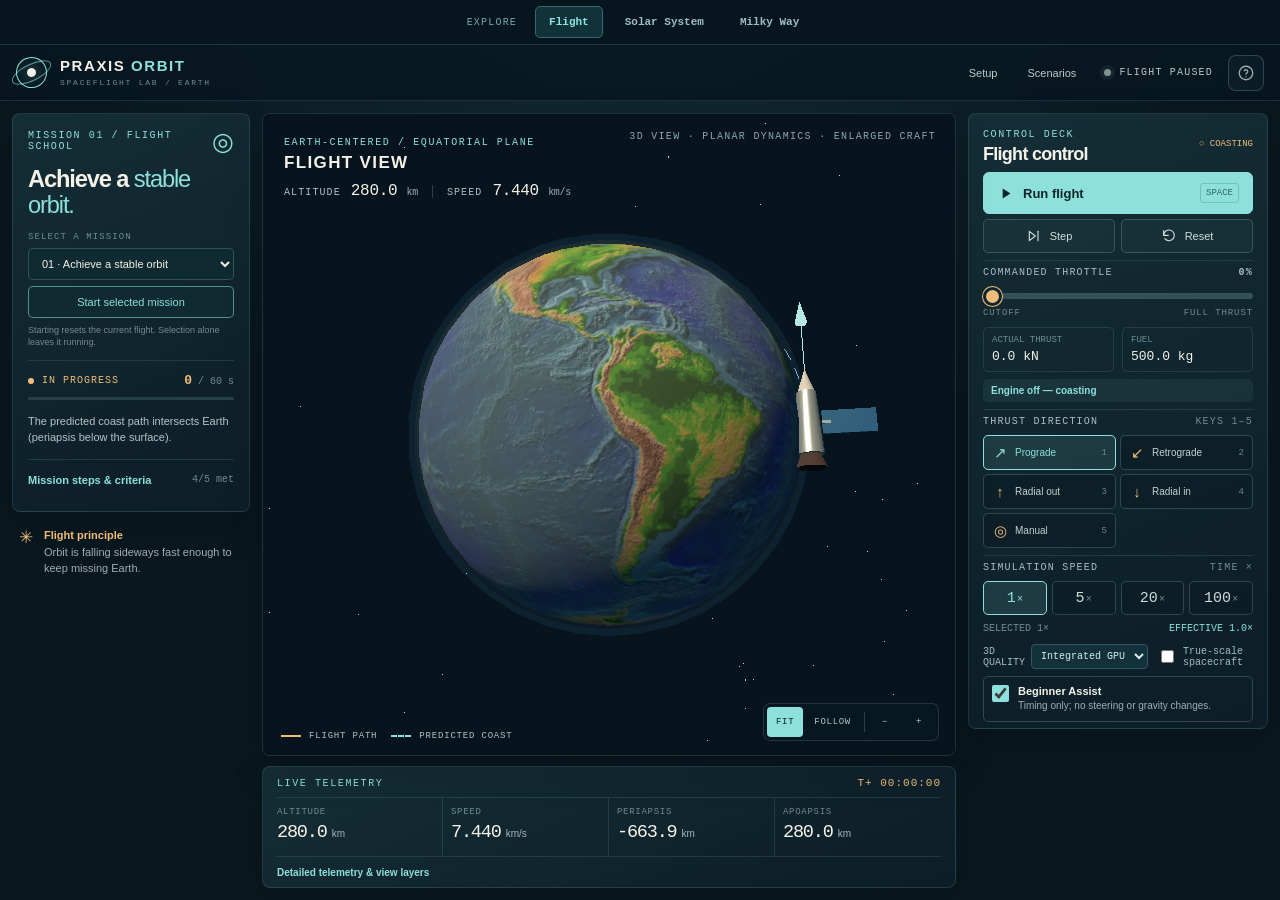
<file: praxis-orbit/index.html>
<!doctype html>
<html lang="en">
  <head>
    <meta charset="UTF-8" />
    <meta name="viewport" content="width=device-width, initial-scale=1.0" />
    <meta name="theme-color" content="#09141b" />
    <meta name="description" content="A hands-on orbital flight lab grounded in Newtonian physics." />
    <title>PRAXIS ORBIT — orbital flight lab</title>
    <script type="module" crossorigin src="/praxis-orbit/assets/index-CJfpw36R.js"></script>
    <link rel="stylesheet" crossorigin href="/praxis-orbit/assets/index-DWRpE48M.css">
  </head>
  <body>
    <div id="root"></div>
  </body>
</html>
</file>
<file: styles.css>
:root {
  --ink: #161713;
  --ink-2: #22231f;
  --paper: #f4f1e8;
  --paper-2: #e9e5da;
  --accent: #d6f45e;
  --accent-dark: #6b7d22;
  --line: #ccc7ba;
  --muted: #68675f;
  --white: #fff;
  --radius: 2px;
}
* {
  box-sizing: border-box;
}
html {
  scroll-behavior: smooth;
  scroll-padding-top: 78px;
}
body {
  margin: 0;
  background: var(--paper);
  color: var(--ink);
  font-family: Arial, Helvetica, sans-serif;
  line-height: 1.5;
}
a {
  color: inherit;
  text-decoration: none;
}
button,
input,
select,
textarea {
  font: inherit;
}
.skip-link {
  position: fixed;
  left: 1rem;
  top: -5rem;
  z-index: 99;
  background: var(--accent);
  padding: 0.8rem 1rem;
  font-weight: 800;
}
.skip-link:focus {
  top: 1rem;
}
:focus-visible {
  outline: 3px solid #718521;
  outline-offset: 4px;
}
.site-header {
  min-height: 78px;
  padding: 0 5vw;
  display: flex;
  align-items: center;
  justify-content: space-between;
  gap: 2rem;
  border-bottom: 1px solid var(--line);
  position: sticky;
  top: 0;
  z-index: 20;
  background: rgba(244, 241, 232, 0.94);
  backdrop-filter: blur(12px);
}
.brand {
  font-weight: 900;
  letter-spacing: -0.04em;
  font-size: 1.05rem;
  white-space: nowrap;
}
.brand span {
  color: var(--accent-dark);
  margin: 0 0.12rem;
}
.site-nav {
  display: flex;
  gap: 2.2rem;
  font-size: 0.82rem;
  font-weight: 800;
}
.site-nav a:hover,
.text-link:hover,
.github-fallback:hover {
  opacity: 0.55;
}
.nav-toggle,
.mobile-nav-cta {
  display: none;
}
.header-cta {
  background: var(--ink);
  color: var(--white);
  padding: 0.8rem 1.1rem;
  font-size: 0.78rem;
  font-weight: 800;
}
.hero {
  min-height: calc(100vh - 78px);
  padding: clamp(5rem, 9vw, 9rem) 5vw 6rem;
  display: grid;
  grid-template-columns: minmax(0, 1.65fr) minmax(280px, 0.6fr);
  gap: 8vw;
  align-items: center;
}
.eyebrow,
.kicker,
.card-label,
.panel-label {
  font-size: 0.7rem;
  font-weight: 900;
  letter-spacing: 0.16em;
}
.eyebrow {
  display: flex;
  align-items: center;
  gap: 0.6rem;
}
.eyebrow span {
  width: 7px;
  height: 7px;
  background: var(--accent-dark);
  border-radius: 50%;
}
h1 {
  font-size: clamp(3.5rem, 8.5vw, 8.3rem);
  line-height: 0.84;
  letter-spacing: -0.075em;
  margin: 2.1rem 0;
  font-weight: 800;
}
h1 em {
  font-family: Georgia, serif;
  font-weight: 400;
}
.hero-description {
  max-width: 680px;
  font-size: clamp(1.05rem, 1.65vw, 1.45rem);
  line-height: 1.55;
  color: #3f3e39;
}
.hero-actions {
  display: flex;
  gap: 2rem;
  align-items: center;
  margin-top: 2.5rem;
}
.button {
  border: 0;
  border-radius: var(--radius);
  padding: 1.05rem 1.25rem;
  font-size: 0.82rem;
  font-weight: 900;
  display: inline-flex;
  gap: 2rem;
  align-items: center;
  justify-content: space-between;
  cursor: pointer;
}
.primary {
  background: var(--accent);
}
.primary:hover,
.submit-button:hover {
  filter: brightness(0.94);
}
.text-link {
  font-size: 0.8rem;
  font-weight: 800;
  border-bottom: 1px solid;
  padding: 0.75rem 0;
}
.scope-card {
  background: var(--ink);
  color: var(--white);
  padding: 2rem;
}
.card-label {
  color: var(--accent);
  margin: 0 0 2rem;
}
.scope-line {
  display: flex;
  gap: 1rem;
  border-top: 1px solid #393a35;
  padding: 1rem 0;
}
.scope-line span {
  font: italic 0.8rem Georgia;
  color: #98988f;
}
.scope-line p {
  margin: 0;
  font-size: 1rem;
  font-weight: 700;
}
.scope-note {
  color: #aaa99f;
  font-size: 0.8rem;
  line-height: 1.6;
  margin: 2rem 0 0;
}
.section {
  padding: 8rem 5vw;
}
.section-heading {
  display: grid;
  grid-template-columns: 0.4fr 1fr 0.65fr;
  gap: 3rem;
  align-items: start;
  margin-bottom: 4rem;
}
.section-heading h2,
.fit-section h2,
.process-intro h2 {
  font-size: clamp(2.6rem, 5vw, 5rem);
  line-height: 0.95;
  letter-spacing: -0.06em;
  margin: 0;
}
.section-heading > p:last-child,
.process-intro > p:last-child {
  color: var(--muted);
  line-height: 1.65;
  max-width: 420px;
  margin: 0;
}
.services-grid {
  display: grid;
  grid-template-columns: repeat(6, 1fr);
  border-top: 1px solid var(--line);
}
.service-card {
  padding: 2.2rem;
  min-height: 340px;
  border-right: 1px solid var(--line);
  border-bottom: 1px solid var(--line);
  display: flex;
  flex-direction: column;
}
.service-card-third {
  grid-column: span 2;
}
.service-card-half {
  grid-column: span 3;
}
.service-card-row-end {
  border-right: 0;
}
.service-card > span {
  font: italic 1rem Georgia;
  color: #818078;
}
.service-card h3 {
  font-size: 1.55rem;
  margin: 3.2rem 0 1.2rem;
}
.service-card > p {
  color: var(--muted);
  line-height: 1.65;
  margin: 0;
}
.service-card > div {
  margin-top: auto;
  padding-top: 1.2rem;
  border-top: 1px solid var(--line);
  font-size: 0.72rem;
  font-weight: 800;
}
.work-section {
  background: var(--ink);
  color: var(--white);
  padding: 8rem 5vw;
}
.light .kicker,
.panel-label {
  color: var(--accent);
}
.light > p:last-child {
  color: #aaa99f;
}
.project-card {
  display: grid;
  grid-template-columns: 1fr 1fr;
  background: var(--ink-2);
  margin-top: 3rem;
}
.project-visual {
  min-height: 580px;
  background: var(--accent);
  display: grid;
  place-items: center;
  overflow: hidden;
}
.phone {
  width: 255px;
  height: 505px;
  background: #f7f5ee;
  border: 10px solid #10110e;
  border-radius: 34px;
  color: #111;
  padding: 1.6rem 1.2rem;
  box-shadow: 0 30px 60px rgba(75, 91, 17, 0.4);
  transform: rotate(-3deg);
}
.phone-top {
  display: flex;
  justify-content: space-between;
  font-size: 0.65rem;
  font-weight: bold;
}
.phone-top i {
  display: block;
  width: 55px;
  height: 14px;
  background: #111;
  border-radius: 10px;
}
.phone small {
  display: block;
  font-size: 0.5rem;
  letter-spacing: 0.14em;
  margin: 2.4rem 0 0.7rem;
  color: #777;
}
.phone h3 {
  font: 2rem Georgia;
  margin: 0;
}
.phone hr {
  border: 0;
  border-top: 1px solid #bbb;
  margin: 1.5rem 0;
}
.phone p {
  font-size: 0.7rem;
  font-weight: bold;
  padding: 0.9rem 0;
  border-bottom: 1px solid #ccc;
  display: flex;
  justify-content: space-between;
}
.phone b {
  display: block;
  font-size: 0.45rem;
  letter-spacing: 0.2em;
  text-align: center;
  margin-top: 5rem;
}
.project-copy {
  padding: clamp(2.5rem, 6vw, 6rem);
  display: flex;
  flex-direction: column;
  justify-content: center;
}
.project-type {
  color: var(--accent) !important;
  font-size: 0.65rem;
  letter-spacing: 0.16em;
  font-weight: 900;
}
.project-copy h3 {
  font-size: clamp(2.8rem, 5vw, 5rem);
  letter-spacing: -0.06em;
  margin: 1rem 0;
}
.project-copy > p {
  color: #b7b6ae;
  line-height: 1.7;
}
.project-copy ul {
  list-style: none;
  padding: 0;
  margin: 2rem 0;
}
.project-copy li {
  padding: 0.7rem 0;
  border-bottom: 1px solid #3a3b36;
  font-size: 0.85rem;
}
.project-copy li:before {
  content: "✓";
  color: var(--accent);
  margin-right: 0.8rem;
}
.project-links {
  display: flex;
  gap: 1.5rem;
  flex-wrap: wrap;
}
.project-links a {
  font-size: 0.75rem;
  font-weight: 900;
  border-bottom: 1px solid var(--accent);
  padding-bottom: 0.4rem;
}
.more-work {
  text-align: center;
  color: #8f8f86;
  font-size: 0.75rem;
  margin: 3rem 0 0;
}
.process-section {
  display: grid;
  grid-template-columns: 0.75fr 1.25fr;
  gap: 8vw;
}
.process-intro .kicker {
  margin-bottom: 2rem;
}
.process-intro > p:last-child {
  margin-top: 2rem;
}
.process {
  display: grid;
  grid-template-columns: minmax(170px, 0.58fr) 1fr;
  border: 1px solid var(--line);
  min-height: 430px;
  background: #eeebe2;
}
.process-tabs {
  display: flex;
  flex-direction: column;
  border-right: 1px solid var(--line);
}
.process-tabs button {
  appearance: none;
  border: 0;
  border-bottom: 1px solid var(--line);
  background: transparent;
  text-align: left;
  padding: 1.35rem;
  font-weight: 800;
  cursor: pointer;
  color: var(--muted);
}
.process-tabs button span {
  display: block;
  font: italic 0.75rem Georgia;
  margin-bottom: 0.4rem;
}
.process-tabs button[aria-selected="true"] {
  background: var(--ink);
  color: var(--white);
}
.process-tabs button[aria-selected="true"] span {
  color: var(--accent);
}
.process-panel {
  padding: clamp(2rem, 4vw, 4rem);
  align-self: center;
}
.process-panel h3 {
  font-size: clamp(1.8rem, 3vw, 3rem);
  line-height: 1;
  letter-spacing: -0.04em;
  margin: 1rem 0 1.4rem;
}
.process-panel p {
  color: var(--muted);
  line-height: 1.65;
}
.process-panel strong {
  display: block;
  margin-top: 2rem;
  font-size: 0.72rem;
  letter-spacing: 0.12em;
}
.fit-section {
  padding: 7rem 5vw;
  background: var(--paper-2);
  display: grid;
  grid-template-columns: 0.8fr 1fr;
  gap: 4rem;
}
.fit-section h2 {
  margin-top: 1.2rem;
}
.fit-section ul {
  list-style: none;
  padding: 0;
  margin: 0;
}
.fit-section li {
  padding: 1.2rem 0;
  border-bottom: 1px solid #c2bfb5;
  font-weight: 700;
}
.fit-section li span {
  margin-right: 1rem;
  color: var(--accent-dark);
}
.not-fit {
  background: var(--paper);
  padding: 1.3rem;
  margin-top: 2rem;
}
.not-fit p {
  font-size: 0.6rem;
  letter-spacing: 0.16em;
  font-weight: 900;
  margin: 0 0 0.6rem;
}
.not-fit span {
  font-size: 0.8rem;
  color: var(--muted);
  line-height: 1.5;
}
.contact-section {
  padding: 8rem 5vw;
  background: var(--accent);
  display: grid;
  grid-template-columns: 0.8fr 1fr;
  gap: 7vw;
}
.contact-intro h2 {
  font-size: clamp(3rem, 6vw, 6rem);
  line-height: 0.9;
  letter-spacing: -0.07em;
  margin: 2rem 0;
}
.contact-description {
  font-size: 1rem;
  line-height: 1.7;
  max-width: 560px;
}
.direct-contact {
  margin-top: 2.5rem;
  padding-top: 1.5rem;
  border-top: 1px solid rgba(22, 23, 19, 0.35);
  display: flex;
  flex-direction: column;
  align-items: flex-start;
  gap: 0.65rem;
}
.direct-contact .card-label {
  color: var(--ink);
  margin: 0 0 0.35rem;
}
.direct-contact a {
  font-size: 0.82rem;
  font-weight: 900;
  border-bottom: 1px solid;
}
.direct-contact .contact-details {
  margin: 0.35rem 0 0;
  font-size: 0.75rem;
}
.inquiry-form {
  background: var(--paper);
  padding: clamp(1.5rem, 3.5vw, 3.5rem);
  align-self: start;
}
.field-row {
  display: grid;
  grid-template-columns: 1fr 1fr;
  gap: 1rem;
}
.field {
  margin-bottom: 1.15rem;
}
.field label,
fieldset legend {
  display: block;
  font-size: 0.7rem;
  font-weight: 900;
  letter-spacing: 0.07em;
  margin-bottom: 0.5rem;
}
.field label span {
  color: #667713;
}
.field input,
.field select,
.field textarea {
  width: 100%;
  background: var(--white);
  border: 1px solid #b9b5aa;
  border-radius: 0;
  padding: 0.9rem;
  color: var(--ink);
}
.field textarea {
  resize: vertical;
}
.field [aria-invalid="true"] {
  border: 2px solid #a33627;
}
.field-error {
  color: #8a2d21;
  font-size: 0.72rem;
  margin: 0.35rem 0 0;
}
.inquiry-form fieldset {
  border: 0;
  padding: 0;
  margin: 0 0 1.5rem;
}
.choice-row {
  display: flex;
  gap: 1rem;
  flex-wrap: wrap;
}
.choice-row label {
  font-size: 0.78rem;
  font-weight: 700;
}
.choice-row input {
  accent-color: var(--accent-dark);
}
.submit-button {
  width: 100%;
  background: var(--ink);
  color: var(--white);
}
.form-status {
  font-size: 0.75rem;
  color: var(--muted);
  line-height: 1.5;
  margin: 1rem 0;
}
.form-status.is-ready {
  background: #e3e9c9;
  color: #34400a;
  padding: 0.8rem;
}
.form-status.is-error {
  background: #f2ddd8;
  color: #702419;
  padding: 0.8rem;
}
.form-status.is-sending {
  background: var(--paper-2);
  color: var(--ink);
  padding: 0.8rem;
}
.submit-button:disabled {
  cursor: wait;
  opacity: 0.72;
}
.privacy-notice {
  color: var(--muted);
  font-size: 0.7rem;
  line-height: 1.55;
  margin: 1rem 0 0;
}
.privacy-notice a {
  font-weight: 800;
  text-decoration: underline;
  text-underline-offset: 0.15em;
}
.honeypot-field {
  position: absolute;
  width: 1px;
  height: 1px;
  padding: 0;
  margin: -1px;
  overflow: hidden;
  clip: rect(0, 0, 0, 0);
  white-space: nowrap;
  border: 0;
}
.github-fallback {
  font-size: 0.75rem;
  font-weight: 900;
  border-bottom: 1px solid;
  display: inline-block;
}
.project-card + .project-card {
  margin-top: 2rem;
}
.latitude-visual {
  position: relative;
  display: grid;
  place-items: center;
  padding: clamp(1.5rem, 4vw, 3rem);
  background:
    radial-gradient(circle at 18% 18%, rgba(250, 200, 139, 0.55), transparent 32%),
    linear-gradient(145deg, #b85f42 0%, #73352d 100%);
}
.latitude-browser {
  width: min(90%, 520px);
  min-height: 390px;
  overflow: hidden;
  border: 8px solid #2b211d;
  border-radius: 16px;
  background: #f4ead8;
  box-shadow: 0 34px 70px rgba(35, 15, 12, 0.42);
  transform: rotate(-2deg);
}
.latitude-browser-bar {
  min-height: 38px;
  padding: 0 0.8rem;
  display: flex;
  align-items: center;
  gap: 0.35rem;
  background: #2b211d;
}
.latitude-browser-bar i {
  width: 7px;
  height: 7px;
  border-radius: 50%;
  background: #ca7757;
}
.latitude-browser-bar span {
  margin-left: auto;
  color: #cbbda9;
  font-size: 0.48rem;
  letter-spacing: 0.15em;
}
.latitude-browser-body {
  min-height: 352px;
  padding: clamp(2rem, 4vw, 3.2rem);
  color: #28211d;
}
.latitude-browser-body small {
  display: block;
  color: #8a4938;
  font-size: 0.5rem;
  font-weight: 900;
  letter-spacing: 0.16em;
}
.latitude-browser-body > b {
  display: block;
  margin: 1.2rem 0 1.6rem;
  font-size: clamp(1.7rem, 3.4vw, 3rem);
  line-height: 0.95;
  letter-spacing: -0.06em;
}
.latitude-browser-body > b em {
  font-family: Georgia, serif;
  font-weight: 400;
}
.latitude-cuisines {
  display: flex;
  gap: 0.45rem;
  flex-wrap: wrap;
}
.latitude-cuisines span {
  padding: 0.35rem 0.55rem;
  border: 1px solid #b7a793;
  border-radius: 999px;
  font-size: 0.5rem;
  font-weight: 800;
}
.latitude-plates {
  display: flex;
  gap: 0.8rem;
  margin-top: 1.5rem;
}
.latitude-plates i {
  width: 78px;
  aspect-ratio: 1;
  border: 7px solid #fffaf0;
  border-radius: 50%;
  box-shadow: inset 0 0 0 15px #d9a13f, 0 8px 18px rgba(70, 45, 30, 0.14);
}
.latitude-plates i:nth-child(2) {
  box-shadow: inset 0 0 0 15px #75814a, 0 8px 18px rgba(70, 45, 30, 0.14);
}
.latitude-plates i:nth-child(3) {
  box-shadow: inset 0 0 0 15px #b64d38, 0 8px 18px rgba(70, 45, 30, 0.14);
}
.latitude-visual-label {
  position: absolute;
  left: clamp(1.5rem, 4vw, 3rem);
  bottom: clamp(1.5rem, 4vw, 3rem);
  z-index: 2;
  padding: 0.75rem 0.9rem;
  background: #2b211d;
  color: #fff8ec;
  font-size: clamp(1rem, 2vw, 1.45rem);
  font-weight: 800;
  letter-spacing: -0.04em;
  line-height: 0.9;
}
.latitude-visual-label em {
  display: inline-block;
  margin-top: 0.5rem;
  color: #d7c6ae;
  font: italic 0.68rem Georgia, serif;
  letter-spacing: 0.04em;
}
@media (max-width: 600px) {
  .latitude-browser {
    min-height: 330px;
  }
  .latitude-browser-body {
    min-height: 292px;
    padding: 2rem 1.5rem;
  }
  .latitude-plates i {
    width: 58px;
    border-width: 5px;
  }
}

footer {
  padding: 2rem 5vw;
  display: flex;
  align-items: center;
  justify-content: space-between;
  gap: 2rem;
  font-size: 0.7rem;
}
footer p {
  color: var(--muted);
}

@media (max-width: 960px) {
  .services-grid {
    grid-template-columns: 1fr 1fr;
  }
  .service-card-third,
  .service-card-half {
    grid-column: auto;
  }
  .service-card-row-end {
    border-right: 1px solid var(--line);
  }
  .service-card-tablet-row-end {
    border-right: 0;
  }
  .process-section,
  .contact-section {
    grid-template-columns: 1fr;
  }
  .process-intro {
    max-width: 680px;
  }
}

@media (max-width: 850px) {
  .js .nav-toggle {
    display: inline-flex;
    align-items: center;
    gap: 0.65rem;
    appearance: none;
    border: 0;
    background: transparent;
    color: var(--ink);
    padding: 0.8rem;
    font-size: 0.78rem;
    font-weight: 900;
    cursor: pointer;
  }
  .nav-toggle-icon,
  .nav-toggle-icon::before,
  .nav-toggle-icon::after {
    display: block;
    width: 18px;
    height: 2px;
    background: currentColor;
    content: "";
    transition: transform 0.2s ease;
  }
  .nav-toggle-icon {
    position: relative;
  }
  .nav-toggle-icon::before {
    position: absolute;
    top: -6px;
  }
  .nav-toggle-icon::after {
    position: absolute;
    top: 6px;
  }
  .nav-toggle[aria-expanded="true"] .nav-toggle-icon {
    background: transparent;
  }
  .nav-toggle[aria-expanded="true"] .nav-toggle-icon::before {
    top: 0;
    transform: rotate(45deg);
  }
  .nav-toggle[aria-expanded="true"] .nav-toggle-icon::after {
    top: 0;
    transform: rotate(-45deg);
  }
  .js .site-nav {
    display: none;
    position: absolute;
    top: 100%;
    left: 0;
    width: 100%;
    background: var(--paper);
    border-bottom: 1px solid var(--line);
    padding: 1rem 5vw 1.5rem;
    flex-direction: column;
    gap: 0;
  }
  .js .site-nav.is-open {
    display: flex;
  }
  .js .site-nav a {
    padding: 1rem 0;
    border-bottom: 1px solid var(--line);
  }
  .js .site-nav .mobile-nav-cta {
    display: block;
    border-bottom: 0;
  }
  .js .header-cta {
    display: none;
  }
  html:not(.js) .site-header {
    flex-wrap: wrap;
    padding-bottom: 1rem;
  }
  html:not(.js) .site-nav {
    width: 100%;
    justify-content: space-between;
  }
  .hero {
    grid-template-columns: 1fr;
    padding-top: 6rem;
  }
  .scope-card {
    max-width: 520px;
  }
  .section-heading {
    grid-template-columns: 1fr;
  }
  .project-card {
    grid-template-columns: 1fr;
  }
  .project-visual {
    min-height: 500px;
  }
  .fit-section {
    grid-template-columns: 1fr;
  }
}

@media (max-width: 600px) {
  html {
    scroll-padding-top: 66px;
  }
  .site-header {
    min-height: 66px;
    padding: 0 1.2rem;
  }
  .header-cta {
    padding: 0.7rem;
    font-size: 0.68rem;
  }
  .hero {
    min-height: auto;
    padding: 5rem 1.2rem;
  }
  .hero-actions {
    align-items: flex-start;
    flex-direction: column;
    gap: 0.8rem;
  }
  .section,
  .work-section,
  .contact-section {
    padding: 5rem 1.2rem;
  }
  .section-heading {
    gap: 1.2rem;
  }
  .services-grid {
    grid-template-columns: 1fr;
  }
  .service-card,
  .service-card-row-end,
  .service-card-tablet-row-end {
    border-right: 0;
    min-height: 280px;
    padding: 1.8rem 0;
  }
  .project-visual {
    min-height: 430px;
  }
  .phone {
    transform: scale(0.82) rotate(-3deg);
  }
  .project-copy {
    padding: 2.2rem 1.4rem;
  }
  .process {
    grid-template-columns: 1fr;
    min-height: 0;
  }
  .process-tabs {
    display: grid;
    grid-template-columns: 1fr 1fr;
    border-right: 0;
  }
  .process-tabs button:nth-child(odd) {
    border-right: 1px solid var(--line);
  }
  .process-panel {
    min-height: 330px;
  }
  .fit-section {
    padding: 5rem 1.2rem;
  }
  .field-row {
    grid-template-columns: 1fr;
  }
  .inquiry-form {
    padding: 1.4rem;
  }
  .choice-row {
    flex-direction: column;
  }
  footer {
    padding: 2rem 1.2rem;
    align-items: flex-start;
    gap: 1rem;
    flex-direction: column;
  }
}

@media (prefers-reduced-motion: reduce) {
  html {
    scroll-behavior: auto;
  }
}


.leadflow-visual {
  position: relative;
  padding: clamp(1.5rem, 4vw, 3rem);
  background:
    radial-gradient(circle at 84% 18%, rgba(92, 190, 255, 0.35), transparent 30%),
    linear-gradient(145deg, #0e2337 0%, #07131f 62%, #051019 100%);
}
.leadflow-window {
  width: min(94%, 560px);
  overflow: hidden;
  border: 1px solid rgba(154, 209, 240, 0.28);
  border-radius: 14px;
  background: #0b1b2a;
  color: #eaf5fc;
  box-shadow: 0 30px 70px rgba(0, 0, 0, 0.44);
  transform: rotate(1.5deg);
}
.leadflow-topbar {
  min-height: 44px;
  display: flex;
  align-items: center;
  gap: 0.55rem;
  padding: 0 0.85rem;
  border-bottom: 1px solid rgba(154, 209, 240, 0.14);
  color: #c6e8ff;
  font-size: 0.55rem;
  font-weight: 900;
  letter-spacing: 0.16em;
}
.leadflow-mark {
  display: grid;
  width: 22px;
  aspect-ratio: 1;
  place-items: center;
  border-radius: 6px;
  background: #53b9f4;
  color: #07131f;
  font-size: 0.47rem;
}
.leadflow-topbar > i {
  width: 8px;
  height: 8px;
  margin-left: auto;
  border-radius: 50%;
  background: #93df73;
}
.leadflow-dashboard { display: grid; grid-template-columns: 0.28fr 1fr; min-height: 340px; }
.leadflow-dashboard aside {
  display: flex;
  flex-direction: column;
  gap: 0.85rem;
  padding: 1.1rem 0.65rem;
  border-right: 1px solid rgba(154, 209, 240, 0.12);
  color: #7894a8;
  font-size: 0.43rem;
  font-weight: 700;
}
.leadflow-dashboard aside b { color: #b2d9f1; font-size: 0.42rem; letter-spacing: 0.12em; }
.leadflow-dashboard aside .is-active { color: #07131f; background: #53b9f4; padding: 0.38rem; border-radius: 4px; }
.leadflow-content { padding: 1.45rem; }
.leadflow-content > small { color: #75bde8; font-size: 0.45rem; font-weight: 900; letter-spacing: 0.14em; }
.leadflow-content > strong { display: block; margin: 0.65rem 0 1rem; font-size: clamp(1.45rem, 3vw, 2.3rem); line-height: 0.95; letter-spacing: -0.06em; }
.leadflow-metrics { display: grid; grid-template-columns: 1fr 1fr; gap: 0.55rem; }
.leadflow-metrics i { padding: 0.6rem; border: 1px solid rgba(154, 209, 240, 0.18); border-radius: 6px; color: #89a5b6; font-size: 0.44rem; font-style: normal; }
.leadflow-metrics em { display: block; margin-bottom: 0.25rem; color: #f1fbff; font-size: 0.85rem; font-style: normal; font-weight: 900; }
.leadflow-columns { display: grid; grid-template-columns: repeat(3, 1fr); gap: 0.45rem; margin-top: 1rem; }
.leadflow-columns span { min-height: 112px; padding: 0.45rem; border: 1px solid rgba(154, 209, 240, 0.12); border-radius: 5px; color: #84a5ba; font-size: 0.43rem; }
.leadflow-columns b { display: block; margin-bottom: 0.5rem; color: #bdd9e8; font-size: 0.44rem; }
.leadflow-columns i { display: block; height: 22px; margin-top: 0.3rem; border-radius: 3px; background: rgba(83, 185, 244, 0.18); }
.leadflow-columns span:nth-child(2) i { background: rgba(238, 180, 76, 0.19); }
.leadflow-columns span:nth-child(3) i { background: rgba(147, 223, 115, 0.2); }
.leadflow-visual-label {
  position: absolute;
  right: clamp(1.5rem, 4vw, 3rem);
  bottom: clamp(1.5rem, 4vw, 3rem);
  z-index: 2;
  padding: 0.75rem 0.9rem;
  background: #eaf5fc;
  color: #07131f;
  font-size: clamp(1rem, 2vw, 1.45rem);
  font-weight: 800;
  letter-spacing: -0.04em;
  line-height: 0.9;
}
.leadflow-visual-label em { color: #37779e; font-size: 0.55em; font-style: normal; letter-spacing: 0; }
@media (max-width: 600px) {
  .leadflow-window { transform: none; }
  .leadflow-dashboard { min-height: 300px; }
  .leadflow-content { padding: 1.1rem; }
  .leadflow-dashboard aside { padding: 1rem 0.45rem; }
  .leadflow-columns { gap: 0.3rem; }
}


.stocksheet-visual {
  position: relative;
  padding: clamp(1.5rem, 4vw, 3rem);
  overflow: hidden;
  background:
    radial-gradient(circle at 88% 16%, rgba(107, 196, 154, 0.3), transparent 30%),
    linear-gradient(145deg, #102d29 0%, #0a201d 58%, #071714 100%);
}
.stocksheet-window {
  display: grid;
  grid-template-columns: 0.31fr 1fr;
  width: min(95%, 570px);
  min-height: 350px;
  overflow: hidden;
  border: 1px solid rgba(181, 235, 211, 0.24);
  border-radius: 14px;
  background: #f4f8f2;
  color: #14332d;
  box-shadow: 0 30px 70px rgba(0, 0, 0, 0.45);
  transform: rotate(-1.5deg);
}
.stocksheet-sidebar {
  display: flex;
  flex-direction: column;
  gap: 0.7rem;
  padding: 1rem 0.6rem;
  background: #123e36;
  color: #bad9ce;
  font-size: 0.44rem;
  font-weight: 800;
}
.stocksheet-sidebar b {
  display: flex;
  align-items: center;
  gap: 0.35rem;
  margin-bottom: 0.6rem;
  color: #fff;
  font-size: 0.52rem;
}
.stocksheet-sidebar b i {
  display: grid;
  width: 20px;
  aspect-ratio: 1;
  place-items: center;
  border-radius: 5px;
  background: #84d5a3;
  color: #123e36;
  font-size: 0.56rem;
  font-style: normal;
}
.stocksheet-sidebar span { padding: 0.42rem; border-radius: 4px; }
.stocksheet-sidebar .is-active { background: rgba(132, 213, 163, 0.95); color: #123e36; }
.stocksheet-sidebar em {
  float: right;
  padding: 0.04rem 0.2rem;
  border-radius: 10px;
  background: #e8b665;
  color: #3c2b0c;
  font-size: 0.4rem;
  font-style: normal;
}
.stocksheet-dashboard { padding: 1.5rem; }
.stocksheet-dashboard > small {
  color: #4c8170;
  font-size: 0.45rem;
  font-weight: 900;
  letter-spacing: 0.13em;
}
.stocksheet-dashboard > strong {
  display: block;
  margin: 0.6rem 0 1rem;
  font-size: clamp(1.45rem, 3vw, 2.2rem);
  line-height: 0.93;
  letter-spacing: -0.065em;
}
.stocksheet-metrics {
  display: grid;
  grid-template-columns: repeat(3, 1fr);
  gap: 0.45rem;
}
.stocksheet-metrics i {
  padding: 0.5rem;
  border: 1px solid #d8e7de;
  border-radius: 6px;
  color: #668077;
  font-size: 0.38rem;
  font-style: normal;
}
.stocksheet-metrics em {
  display: block;
  margin-bottom: 0.2rem;
  color: #163c34;
  font-size: 0.7rem;
  font-style: normal;
  font-weight: 900;
}
.stocksheet-health {
  margin-top: 1rem;
  padding: 0.7rem;
  border-radius: 7px;
  background: #e6f1e9;
  color: #356453;
  font-size: 0.45rem;
}
.stocksheet-health b { display: flex; justify-content: space-between; }
.stocksheet-health em { color: #1e6948; font-style: normal; }
.stocksheet-health > span { display: flex; gap: 3px; margin-top: 0.5rem; }
.stocksheet-health > span i { display: block; height: 8px; border-radius: 99px; }
.stocksheet-health > span i:nth-child(1) { width: 72%; background: #6ac18d; }
.stocksheet-health > span i:nth-child(2) { width: 17%; background: #e9bd70; }
.stocksheet-health > span i:nth-child(3) { flex: 1; background: #df7f6d; }
.stocksheet-visual-label {
  position: absolute;
  right: clamp(1.5rem, 4vw, 3rem);
  bottom: clamp(1.5rem, 4vw, 3rem);
  z-index: 2;
  padding: 0.75rem 0.9rem;
  background: #f4f8f2;
  color: #14332d;
  font-size: clamp(1rem, 2vw, 1.45rem);
  font-weight: 800;
  letter-spacing: -0.04em;
  line-height: 0.9;
}
.stocksheet-visual-label em { color: #477562; font-size: 0.55em; font-style: normal; letter-spacing: 0; }
.project-links { display: flex; flex-wrap: wrap; gap: 1.1rem; }
@media (max-width: 600px) {
  .stocksheet-window { min-height: 300px; transform: none; }
  .stocksheet-dashboard { padding: 1.1rem; }
  .stocksheet-sidebar { gap: 0.6rem; padding: 0.8rem 0.45rem; }
  .stocksheet-metrics { gap: 0.3rem; }
}


.dockline-project-card {
  border-top: 2px solid #3a8fff;
}
.dockline-visual {
  position: relative;
  min-height: 570px;
  padding: clamp(1.5rem, 4vw, 3.2rem);
  overflow: hidden;
  background:
    radial-gradient(circle at 84% 14%, rgba(59, 149, 255, 0.38), transparent 29%),
    radial-gradient(circle at 16% 89%, rgba(37, 205, 155, 0.17), transparent 29%),
    linear-gradient(145deg, #061322 0%, #091c2e 58%, #06111d 100%);
}
.dockline-window {
  width: min(96%, 610px);
  overflow: hidden;
  border: 1px solid rgba(132, 197, 255, 0.28);
  border-radius: 13px;
  background: #081725;
  color: #eff8ff;
  box-shadow: 0 32px 75px rgba(0, 0, 0, 0.5);
  transform: rotate(-1.3deg);
}
.dockline-window-top {
  display: flex;
  min-height: 48px;
  align-items: center;
  gap: 0.48rem;
  padding: 0 0.9rem;
  border-bottom: 1px solid rgba(132, 197, 255, 0.16);
  color: #c5def2;
  font-size: 0.48rem;
  font-weight: 900;
  letter-spacing: 0.13em;
}
.dockline-window-top > small { color: #658aa8; font-size: 0.4rem; }
.dockline-mark { display: flex; gap: 2px; }
.dockline-mark i {
  display: block;
  width: 4px;
  height: 15px;
  background: #38a5ff;
}
.dockline-mark i:nth-child(2) { background: #4bdfa7; }
.dockline-mark i:nth-child(3) { background: #e6b65c; }
.dockline-window-top > em {
  display: flex;
  align-items: center;
  gap: 0.25rem;
  margin-left: auto;
  color: #67efb4;
  font-size: 0.38rem;
  font-style: normal;
}
.dockline-window-top > em i {
  width: 5px;
  height: 5px;
  border-radius: 50%;
  background: currentColor;
}
.dockline-window-body {
  display: grid;
  grid-template-columns: 0.28fr 1fr;
  min-height: 365px;
}
.dockline-window-body aside {
  display: flex;
  flex-direction: column;
  gap: 0.8rem;
  padding: 1.1rem 0.58rem;
  border-right: 1px solid rgba(132, 197, 255, 0.13);
  color: #7191ab;
  font-size: 0.42rem;
  font-weight: 800;
}
.dockline-window-body aside b {
  margin-bottom: 0.45rem;
  color: #bcd6e8;
  font-size: 0.38rem;
  letter-spacing: 0.12em;
}
.dockline-window-body aside span {
  padding: 0.4rem;
  border-radius: 4px;
}
.dockline-window-body aside .is-active {
  background: #247fc7;
  color: #fff;
}
.dockline-window-body aside i {
  float: right;
  padding: 0.04rem 0.18rem;
  border-radius: 9px;
  background: rgba(235, 180, 84, 0.9);
  color: #201605;
  font-size: 0.34rem;
  font-style: normal;
}
.dockline-dashboard { padding: 1.4rem; }
.dockline-dashboard > small {
  color: #63a9dc;
  font-size: 0.43rem;
  font-weight: 900;
  letter-spacing: 0.14em;
}
.dockline-dashboard > strong {
  display: block;
  margin: 0.62rem 0 1rem;
  color: #f1f8ff;
  font-size: clamp(1.35rem, 3vw, 2.12rem);
  line-height: 0.92;
  letter-spacing: -0.065em;
}
.dockline-stats {
  display: grid;
  grid-template-columns: repeat(3, 1fr);
  gap: 0.38rem;
}
.dockline-stats i {
  padding: 0.48rem;
  border: 1px solid rgba(132, 197, 255, 0.16);
  border-radius: 5px;
  color: #7e9ab2;
  font-size: 0.35rem;
  font-style: normal;
}
.dockline-stats em {
  display: block;
  margin-bottom: 0.2rem;
  color: #f2f9ff;
  font-size: 0.75rem;
  font-style: normal;
  font-weight: 900;
}
.dockline-board {
  margin-top: 0.9rem;
  padding: 0.65rem;
  border: 1px solid rgba(111, 178, 229, 0.17);
  border-radius: 6px;
  background: #0b2032;
}
.dockline-board > b {
  display: flex;
  justify-content: space-between;
  color: #a7c9e1;
  font-size: 0.38rem;
  letter-spacing: 0.1em;
}
.dockline-board > b em { color: #5ba5dc; font-size: 0.9em; font-style: normal; }
.dockline-board > span {
  display: grid;
  grid-template-columns: repeat(4, 1fr);
  gap: 0.28rem;
  margin-top: 0.37rem;
}
.dockline-board > span i {
  display: block;
  height: 36px;
  border: 1px solid rgba(129, 194, 240, 0.18);
  border-radius: 3px;
  background: linear-gradient(180deg, #143e59 0 28%, #0e2d45 28% 100%);
}
.dockline-board > span i:nth-child(2),
.dockline-board > span i:nth-child(6) { background: linear-gradient(180deg, #1d745e 0 28%, #103b39 28% 100%); }
.dockline-board > span i:nth-child(4),
.dockline-board > span i:nth-child(7) { background: linear-gradient(180deg, #9b6d27 0 28%, #513c1e 28% 100%); }
.dockline-visual-label {
  position: absolute;
  right: clamp(1.5rem, 4vw, 3.2rem);
  bottom: clamp(1.5rem, 4vw, 3.2rem);
  z-index: 2;
  padding: 0.78rem 0.92rem;
  border-left: 3px solid #3aa3ff;
  background: #eff8ff;
  color: #071726;
  font-size: clamp(1rem, 2vw, 1.45rem);
  font-weight: 900;
  letter-spacing: -0.04em;
  line-height: 0.9;
}
.dockline-visual-label em {
  color: #2875aa;
  font-size: 0.5em;
  font-style: normal;
  letter-spacing: 0;
}
@media (max-width: 600px) {
  .dockline-visual { min-height: 450px; }
  .dockline-window { transform: none; }
  .dockline-window-body { min-height: 320px; }
  .dockline-dashboard { padding: 1.05rem; }
  .dockline-window-body aside { padding: 0.9rem 0.42rem; }
  .dockline-stats { gap: 0.25rem; }
  .dockline-board > span i { height: 30px; }
}
</file>
<file: praxis-orbit/assets/index-DWRpE48M.css>
:root{font-family:Inter,Segoe UI,Arial,sans-serif;color:#e9efeb;background:#09171e;font-synthesis:none;text-rendering:optimizeLegibility;-webkit-font-smoothing:antialiased;--bg: #09171e;--panel: #10232b;--panel-deep: #0c1d25;--panel-soft: #142b33;--line: rgba(155, 205, 205, .14);--line-strong: rgba(155, 205, 205, .24);--ivory: #f4f1e8;--muted: #9cafb2;--dim: #718b92;--cyan: #8de0dc;--amber: #f0bc79;--mono: "SFMono-Regular", Consolas, "Liberation Mono", monospace}*{box-sizing:border-box}html{min-width:320px}body{min-width:320px;margin:0}button,input,select{font:inherit}button{cursor:pointer}button:disabled{cursor:not-allowed;opacity:.42}button:focus-visible,input:focus-visible,select:focus-visible{outline:2px solid var(--cyan);outline-offset:3px}::selection{color:#09171e;background:var(--cyan)}.app-shell{min-height:calc(100svh - 45px);background:radial-gradient(circle at 50% -25%,#153039 0,var(--bg) 52%)}.app-header{min-height:76px;display:flex;align-items:center;justify-content:space-between;gap:18px;padding:0 26px;border-bottom:1px solid var(--line);background:#08171fd9}.brand{display:flex;align-items:center;gap:13px;flex-shrink:0}.brand-mark{display:grid;place-items:center;width:35px;height:35px;border:1.5px solid var(--cyan);border-radius:50%;transform:rotate(-26deg);position:relative}.brand-mark:before{content:"";position:absolute;width:45px;height:15px;border:1px solid rgba(141,224,220,.6);border-radius:50%}.brand-mark span{width:9px;height:9px;border-radius:50%;background:var(--ivory);box-shadow:0 0 14px #8de0dcb3}.brand strong{display:block;color:var(--ivory);font-size:17px;font-weight:750;letter-spacing:.105em;line-height:1.1;white-space:nowrap}.brand strong em{color:var(--cyan);font-style:normal;font-weight:550}.brand small{display:block;margin-top:6px;color:var(--dim);font:9px var(--mono);letter-spacing:.22em;white-space:nowrap}.header-center{display:flex;align-items:center;gap:15px;color:#9aaeb0;font-size:12px;letter-spacing:.045em;white-space:nowrap}.header-rule{width:28px;height:1px;background:var(--line-strong)}.header-actions{display:flex;align-items:center;gap:18px;flex-shrink:0}.live-indicator{display:flex;align-items:center;gap:8px;color:#b8c9c7;font:10px var(--mono);letter-spacing:.12em;white-space:nowrap}.live-indicator i{width:7px;height:7px;border-radius:50%;background:#7e9493;box-shadow:0 0 0 4px #7e94931c}.live-indicator.is-running i{background:var(--cyan);box-shadow:0 0 0 4px #8de0dc21,0 0 10px var(--cyan)}.live-indicator.is-impact i{background:var(--amber);box-shadow:0 0 0 4px #f0bc7921}.icon-button{width:36px;height:36px;display:grid;place-items:center;color:var(--muted);border:1px solid var(--line-strong);border-radius:8px;background:#8de0dc09}.icon-button:hover{color:var(--ivory);border-color:#8de0dc8c}.workspace{width:min(100%,1900px);margin:0 auto;display:grid;grid-template-columns:minmax(235px,265px) minmax(0,1fr) minmax(305px,330px);gap:18px;padding:18px 20px 28px;align-items:start}.mission-column,.center-column,.controls-column{min-width:0}.mission-column{display:flex;flex-direction:column;gap:16px}.center-column{display:flex;flex-direction:column;gap:14px}.panel{border:1px solid var(--line);border-radius:11px;background:linear-gradient(155deg,#162f37f0,#0c1e27f7);box-shadow:0 14px 42px #00080e1c}.eyebrow{color:var(--cyan);font:10px var(--mono);letter-spacing:.16em}.section-topline{display:flex;justify-content:space-between;align-items:center}.section-symbol{color:var(--cyan);font-size:25px;line-height:.8;font-weight:200}.mission-card{padding:23px 21px 19px}.mission-card h1{margin:25px 0 10px;color:var(--ivory);font-size:clamp(26px,2.2vw,35px);line-height:1.08;letter-spacing:-.048em;font-weight:620}.mission-card h1 em{color:var(--cyan);font-style:normal;font-weight:400}.mission-intro{margin:0 0 24px;color:var(--muted);font-size:12px;line-height:1.6}.mission-state{display:flex;align-items:center;gap:8px;padding-top:17px;border-top:1px solid var(--line);color:var(--amber);font:10px var(--mono);letter-spacing:.1em}.mission-state.success{color:var(--cyan)}.mission-state.failure{color:#ed9b88}.mission-state .state-dot{width:6px;height:6px;border-radius:50%;background:currentColor}.mission-state strong{margin-left:auto;font:600 13px var(--mono);letter-spacing:0}.mission-state small{color:var(--dim);font-size:10px;font-weight:400}.progress-track{height:3px;margin:12px 0 14px;border-radius:4px;background:#274047;overflow:hidden}.progress-track span{display:block;height:100%;background:linear-gradient(90deg,var(--amber),var(--cyan));transition:width .18s linear}.mission-reason{min-height:50px;margin:0 0 21px;color:#b3c5c4;font-size:11px;line-height:1.5}.checklist-title,.group-label{display:flex;align-items:center;justify-content:space-between;gap:8px;color:#a7bfc1;font:10px var(--mono);letter-spacing:.12em}.checklist-title span,.group-label span:last-child{color:var(--dim)}.criteria-list{display:flex;flex-direction:column;gap:11px;margin:15px 0 19px;padding:0;list-style:none}.criteria-list li{display:flex;align-items:center;gap:9px;color:#93a8aa;font-size:11px}.criteria-list li.met{color:#d4e9e1}.criterion-icon{width:16px;height:16px;display:grid;place-items:center;flex-shrink:0;border:1px solid #546d72;border-radius:50%;color:#718d90;font-size:20px;line-height:0}.met .criterion-icon{color:#0d2930;border-color:var(--cyan);background:var(--cyan)}.mission-footnote{padding:13px 12px;border:1px solid rgba(240,188,121,.15);border-radius:6px;background:#f0bc790b;color:#c8b79f;font-size:10px;line-height:1.5}.tutorial-card{padding:20px 21px 17px}.tiny-count{color:var(--dim);font:9px var(--mono);letter-spacing:.1em}.tutorial-list{margin:19px 0 0;padding:0;list-style:none}.tutorial-list li{display:flex;gap:12px;padding:0 0 17px;position:relative}.tutorial-list li:not(:last-child):before{content:"";position:absolute;left:12px;top:26px;bottom:2px;border-left:1px dashed #46646a}.tutorial-list li:last-child{padding-bottom:0}.step-index{width:25px;height:25px;flex:0 0 25px;display:grid;place-items:center;border:1px solid #526a70;border-radius:50%;color:#a4b9b8;font:10px var(--mono)}.tutorial-list li.done .step-index{border-color:var(--cyan);background:#8de0dc24;color:var(--cyan)}.tutorial-list strong{display:block;margin:1px 0 3px;color:#e3ebe5;font-size:11px;font-weight:600}.tutorial-list p{margin:0;color:var(--dim);font-size:10px;line-height:1.4}.sidebar-note{display:flex;gap:11px;padding:4px 4px 0;color:var(--muted)}.note-spark{color:var(--amber);font-size:17px}.sidebar-note p{margin:0;font-size:11px;line-height:1.5}.sidebar-note strong{display:block;color:var(--amber);font-weight:600}.viewport-panel{height:clamp(455px,57vh,690px);min-height:455px;position:relative;overflow:hidden;background:#0a1922}.orbit-canvas{position:absolute;top:0;right:0;bottom:0;left:0;display:block;width:100%;height:100%;touch-action:none;cursor:grab}.orbit-canvas:active{cursor:grabbing}.viewport-top,.viewport-bottom,.viewport-readout,.viewport-side-label{position:absolute;pointer-events:none}.viewport-top{left:27px;right:26px;top:23px;display:flex;justify-content:space-between;align-items:start}.viewport-top strong{display:block;margin-top:6px;color:var(--ivory);font-size:19px;font-weight:600;letter-spacing:.08em}.viewport-coordinate{color:#8ca7a9;font:10px var(--mono);letter-spacing:.13em}.viewport-readout{top:85px;left:27px;display:flex;align-items:baseline;gap:10px;color:#abc1c2;font:10px var(--mono);letter-spacing:.11em}.viewport-readout strong{color:var(--ivory);font-size:16px;font-weight:500;letter-spacing:-.02em}.viewport-readout small{color:var(--muted);font-size:10px}.readout-separator{width:1px;height:13px;margin:0 4px;background:var(--line-strong);align-self:center}.viewport-bottom{bottom:19px;left:23px;right:22px;display:flex;align-items:end;justify-content:space-between;gap:14px}.trajectory-legend{display:flex;flex-wrap:wrap;gap:14px;color:#b4c4c2;font:9px var(--mono);letter-spacing:.09em}.trajectory-legend span{display:flex;align-items:center;gap:8px}.trajectory-legend i{width:20px;height:0;display:inline-block;border-top:2px solid var(--amber)}.trajectory-legend .legend-prediction{border-top:2px dashed var(--cyan)}.camera-controls{display:flex;gap:2px;padding:3px;border:1px solid rgba(185,218,217,.16);border-radius:7px;background:#081820d9;pointer-events:auto;flex-shrink:0}.camera-controls button{min-width:29px;height:27px;padding:0 9px;border:0;border-radius:4px;background:transparent;color:#b5c8c5;font:9px var(--mono);letter-spacing:.08em}.camera-controls button:hover,.camera-controls button.active{color:#07212b;background:var(--cyan)}.control-divider{align-self:stretch;width:1px;margin:5px 2px;background:var(--line-strong)}.viewport-side-label{right:15px;top:50%;transform:translateY(-50%) rotate(90deg);transform-origin:100% 50%;color:#a4cbca4d;font:9px var(--mono);letter-spacing:.24em;white-space:nowrap}.view-options{min-height:44px;display:flex;align-items:center;justify-content:space-between;gap:14px;padding:0 10px}.option-heading{display:flex;align-items:center;gap:12px;color:#9fb6b6;font:10px var(--mono);letter-spacing:.1em;white-space:nowrap}.option-heading span{color:#617e83;font:10px Inter,Segoe UI,sans-serif;letter-spacing:0}.option-switches{display:flex;flex-wrap:wrap;justify-content:flex-end;gap:15px}.option-switches label{display:flex;align-items:center;gap:6px;color:#aebfbd;font-size:10px;white-space:nowrap;cursor:pointer}.option-switches input{width:13px;height:13px;margin:0;accent-color:var(--cyan);cursor:pointer}.telemetry-panel{padding:18px 21px 0}.telemetry-heading{display:flex;align-items:end;justify-content:space-between;gap:12px;padding-bottom:13px;border-bottom:1px solid var(--line)}.telemetry-heading h2{margin:4px 0 0;color:var(--ivory);font-size:18px;font-weight:550;letter-spacing:-.025em}.epoch{color:var(--amber);font:11px var(--mono);letter-spacing:.09em;white-space:nowrap}.stats-grid{display:grid;grid-template-columns:repeat(4,minmax(0,1fr))}.stat{min-width:0;min-height:77px;padding:15px 9px 12px 0}.stat:not(:nth-child(4n)){border-right:1px solid var(--line);padding-left:12px}.stat:nth-child(4n+1){padding-left:0}.stat:nth-child(-n+4){border-bottom:1px solid var(--line)}.stat-label{display:block;margin-bottom:7px;overflow:hidden;color:var(--dim);font:9px var(--mono);text-overflow:ellipsis;white-space:nowrap;letter-spacing:.08em}.stat-value{display:flex;align-items:baseline;gap:5px;min-width:0;color:var(--ivory);font:500 clamp(15px,1.45vw,21px) var(--mono);letter-spacing:-.065em;white-space:nowrap}.stat-value small{color:#a7b9b6;font:10px Inter,Segoe UI,sans-serif;letter-spacing:0}.stat-subtle{display:block;color:var(--dim);font-size:9px}.telemetry-footer{display:flex;justify-content:space-between;gap:10px;margin:0 -21px;padding:11px 21px;border-top:1px solid var(--line);border-radius:0 0 11px 11px;background:#08192161}.telemetry-footer span{display:flex;align-items:center;gap:8px;color:var(--dim);font:9px var(--mono);letter-spacing:.08em;white-space:nowrap}.telemetry-footer strong{color:#cfe2dd;font-weight:500;letter-spacing:0}.control-panel{overflow:hidden}.control-panel-head{display:flex;justify-content:space-between;align-items:end;padding:22px 22px 17px}.control-panel-head h2{margin:6px 0 0;color:var(--ivory);font-size:21px;font-weight:550;letter-spacing:-.04em}.control-number{color:var(--cyan);font:19px var(--mono)}.control-number span{color:var(--dim);font-size:12px}.tabs{display:flex;padding:0 21px;gap:25px;border-bottom:1px solid var(--line)}.tabs button{padding:13px 0;border:0;border-bottom:2px solid transparent;background:transparent;color:#90a7a8;font:10px var(--mono);letter-spacing:.12em}.tabs button:hover{color:var(--ivory)}.tabs button.selected{color:var(--cyan);border-bottom-color:var(--cyan)}.control-content{padding:20px 21px 22px}.transport{margin-top:14px}.primary-control{width:100%;min-height:48px;display:flex;align-items:center;gap:9px;padding:0 13px;border:1px solid var(--cyan);border-radius:6px;color:#10242b;background:var(--cyan);font-size:13px;font-weight:700;text-align:left}.primary-control:not(:disabled):hover,.apply-button:hover{background:#b4f0e9}.primary-control kbd{margin-left:auto;padding:4px 5px;border:1px solid rgba(7,45,52,.18);border-radius:3px;color:#326267;font:9px var(--mono)}.secondary-transport{display:flex;gap:8px;margin-top:8px}.secondary-transport button{flex:1;min-height:38px;display:flex;align-items:center;justify-content:center;gap:8px;border:1px solid var(--line-strong);border-radius:5px;background:#8de0dc0a;color:#d0dfd9;font-size:11px}.secondary-transport button:not(:disabled):hover{border-color:var(--cyan);color:var(--cyan)}.speed-heading,.thrust-heading,.direction-heading,.saved-heading{margin-top:24px;padding-top:20px;border-top:1px solid var(--line)}.speed-options{display:grid;grid-template-columns:repeat(4,1fr);gap:6px;margin-top:13px}.speed-options button{height:36px;border:1px solid var(--line-strong);border-radius:5px;background:#09182061;color:#d0dcda;font:15px var(--mono)}.speed-options button small{margin-left:1px;color:var(--dim);font-size:10px}.speed-options button.selected{border-color:var(--cyan);color:var(--cyan);background:#8de0dc21}.speed-options button.selected small{color:var(--cyan)}.compute-warning{margin:10px 0 0;color:var(--amber);font-size:10px;line-height:1.45}.throttle-value{display:flex;align-items:end;justify-content:space-between;gap:5px;margin-top:13px}.throttle-value strong{color:var(--ivory);font:37px var(--mono);letter-spacing:-.09em;line-height:1}.throttle-value strong small{margin-left:3px;color:var(--amber);font-size:14px;letter-spacing:0}.throttle-value span{padding-bottom:3px;color:var(--muted);font-size:10px;white-space:nowrap}.throttle-slider{width:100%;height:6px;margin:19px 0 8px;border-radius:5px;background:linear-gradient(90deg,var(--amber) var(--fill),#345059 var(--fill));-moz-appearance:none;appearance:none;-webkit-appearance:none;cursor:pointer}.throttle-slider::-webkit-slider-thumb{width:16px;height:16px;border:3px solid #0d2630;border-radius:50%;background:var(--amber);box-shadow:0 0 0 1px var(--amber);-webkit-appearance:none;-moz-appearance:none;appearance:none}.throttle-slider::-moz-range-thumb{width:11px;height:11px;border:3px solid #0d2630;border-radius:50%;background:var(--amber);box-shadow:0 0 0 1px var(--amber)}.slider-ends{display:flex;justify-content:space-between;color:#718b90;font:9px var(--mono);letter-spacing:.1em}.direction-options{display:grid;grid-template-columns:repeat(2,1fr);gap:7px;margin-top:13px}.direction-options button{min-height:38px;display:flex;align-items:center;gap:7px;padding:0 9px;border:1px solid var(--line-strong);border-radius:5px;background:#09182061;color:#c1d2d0;font-size:10px;text-align:left}.direction-options button:hover{border-color:#8de0dc80}.direction-options button.selected{border-color:var(--cyan);color:var(--cyan);background:#8de0dc1c}.direction-icon{min-width:16px;color:var(--amber);font-size:15px;line-height:1;text-align:center}.direction-options button.selected .direction-icon{color:var(--cyan)}.direction-options kbd{margin-left:auto;color:#68878b;font:9px var(--mono)}.direction-note{margin:14px 0 0;color:#8fa7a8;font-size:10px;line-height:1.5}.manual-angle{margin-top:13px;padding:11px;border:1px solid var(--line);border-radius:5px;background:#09182066}.manual-angle label{color:var(--muted);font:9px var(--mono);letter-spacing:.1em}.manual-angle>div{display:flex;align-items:center;gap:8px;margin-top:7px}.manual-angle input{width:90px;padding:8px;border:1px solid var(--line-strong);border-radius:4px;background:#0a1c24;color:var(--ivory);font:14px var(--mono)}.manual-angle>div span{color:var(--dim);font:10px var(--mono)}.manual-angle p{margin:8px 0 0;color:var(--dim);font-size:10px;line-height:1.4}.controls-footnote{display:flex;justify-content:space-between;gap:5px;padding:14px 4px;color:#70898e;font:9px var(--mono);letter-spacing:.07em}.form-intro{margin:14px 0 18px;color:var(--muted);font-size:11px;line-height:1.55}.setup-form{display:flex;flex-direction:column;gap:13px}.field{display:flex;align-items:center;justify-content:space-between;gap:8px;color:#d0dcd8;font-size:11px}.field>span{min-width:0}.field small{display:block;margin-top:4px;color:var(--dim);font-size:9px}.field>div{width:125px;display:flex;align-items:center;flex-shrink:0;border:1px solid var(--line-strong);border-radius:5px;background:#07151d7a}.field input{width:100%;min-width:0;padding:9px 7px;border:0;outline:0;background:transparent;color:var(--ivory);font:12px var(--mono);text-align:right}.field>div:focus-within{outline:2px solid var(--cyan);outline-offset:2px}.field>div>span{width:35px;flex-shrink:0;color:var(--dim);font:9px var(--mono);text-align:center}.apply-button{width:100%;min-height:40px;display:flex;align-items:center;justify-content:center;gap:8px;margin-top:20px;border:1px solid var(--cyan);border-radius:5px;background:var(--cyan);color:#10242b;font-size:11px;font-weight:700}.pending-note{margin:10px 0 0;color:var(--amber);font-size:10px;line-height:1.4}.form-footnote{margin-top:17px;padding-top:13px;border-top:1px solid var(--line);color:var(--dim);font-size:10px;line-height:1.5}.preset-list{display:flex;flex-direction:column;gap:8px;margin-top:13px}.preset-card{width:100%;min-height:69px;display:flex;flex-direction:column;gap:7px;padding:11px 12px;border:1px solid var(--line-strong);border-radius:6px;background:#09182061;color:var(--muted);font-size:10px;line-height:1.4;text-align:left}.preset-card:hover,.preset-card.active{border-color:var(--cyan);background:#8de0dc12}.preset-top{display:flex;justify-content:space-between;align-items:center;gap:5px}.preset-top strong{color:var(--ivory);font-size:12px;font-weight:600}.preset-top small{color:var(--amber);font:8px var(--mono);letter-spacing:.06em}.preset-card.active .preset-top strong{color:var(--cyan)}.save-name{display:block;margin:16px 0 8px;color:#a7bfc1;font:9px var(--mono);letter-spacing:.1em}.scenario-input,.scenario-select{width:100%;height:38px;padding:0 10px;border:1px solid var(--line-strong);border-radius:5px;background:#0a1c24;color:var(--ivory);font-size:11px}.scenario-select{cursor:pointer}.save-button{margin-top:8px}.scenario-actions{display:flex;gap:5px;margin-top:8px}.scenario-actions button{min-height:33px;flex:1;display:flex;align-items:center;justify-content:center;gap:4px;padding:0 3px;border:1px solid var(--line-strong);border-radius:4px;background:#8de0dc0a;color:#cfddda;font-size:10px}.scenario-actions button:not(:disabled):hover,.import-button:hover{border-color:var(--cyan);color:var(--cyan)}.import-button{width:100%;min-height:39px;display:flex;align-items:center;justify-content:center;gap:8px;margin-top:14px;border:1px dashed var(--line-strong);border-radius:5px;background:transparent;color:var(--muted);font-size:11px}.library-note{margin:15px 0 0;color:var(--dim);font-size:10px;line-height:1.5}.visually-hidden{position:absolute;width:1px;height:1px;overflow:hidden;clip:rect(0,0,0,0);white-space:nowrap;clip-path:inset(50%)}.notice{position:fixed;z-index:20;right:22px;bottom:22px;width:min(440px,calc(100vw - 30px));display:flex;align-items:start;gap:12px;padding:13px 12px 13px 15px;border:1px solid rgba(141,224,220,.4);border-radius:7px;background:#15343b;box-shadow:0 15px 40px #00000059;color:#e9f4ed;font-size:11px;line-height:1.45}.notice.error{border-color:#ed9b8880;background:#3b2928}.notice.info{border-color:#f0bc7980;background:#373128}.notice span{flex:1}.notice button{display:grid;place-items:center;width:19px;height:19px;flex-shrink:0;border:0;background:transparent;color:currentColor}.modal-backdrop{position:fixed;z-index:30;top:0;right:0;bottom:0;left:0;display:grid;place-items:center;padding:20px;background:#020b12c7;-webkit-backdrop-filter:blur(5px);backdrop-filter:blur(5px)}.help-modal{width:min(720px,100%);max-height:min(750px,calc(100vh - 40px));overflow-y:auto;padding:28px;border:1px solid rgba(141,224,220,.3);border-radius:12px;background:#102730;box-shadow:0 25px 70px #0006}.modal-head{display:flex;justify-content:space-between;align-items:start;gap:15px}.help-modal h2{margin:8px 0 0;color:var(--ivory);font-size:29px;letter-spacing:-.04em;font-weight:550}.help-modal>p{max-width:630px;margin:20px 0;color:#bfcecb;font-size:13px;line-height:1.65}.help-columns{display:grid;grid-template-columns:1fr 1fr;gap:25px;padding-top:20px;border-top:1px solid var(--line)}.help-columns h3{margin:0 0 12px;color:var(--cyan);font-size:13px;font-weight:600}.help-columns p{margin:0 0 12px;color:#aebfbd;font-size:11px;line-height:1.65}.help-columns p strong{color:#e1ebe3}.shortcut-list{margin:0}.shortcut-list>div{display:flex;justify-content:space-between;gap:10px;padding:7px 0;border-bottom:1px solid var(--line);font-size:11px}.shortcut-list dt{color:var(--ivory);font-family:var(--mono)}.shortcut-list dd{margin:0;color:var(--muted)}.help-note{display:grid;grid-template-columns:110px 1fr;gap:12px;margin-top:20px;padding:15px;border:1px solid rgba(240,188,121,.2);border-radius:5px;background:#f0bc790a;color:#bdb7a8;font-size:11px;line-height:1.55}.help-note strong{color:var(--amber);font-weight:600}@media(max-width:1300px){.workspace{grid-template-columns:238px minmax(0,1fr) 302px;gap:13px;padding-left:13px;padding-right:13px}.mission-card,.tutorial-card{padding-left:17px;padding-right:17px}.mission-card h1{font-size:29px}.option-heading span{display:none}.option-switches{gap:9px}}@media(max-width:1100px){.workspace{grid-template-columns:minmax(0,1fr) 300px}.center-column{grid-column:1;grid-row:1}.controls-column{grid-column:2;grid-row:1}.mission-column{grid-column:1 / -1;grid-row:2;display:grid;grid-template-columns:1fr 1fr;align-items:start}.sidebar-note{grid-column:1 / -1}.mission-card h1{font-size:32px}.header-center{display:none}}@media(max-width:760px){.app-header{min-height:66px;padding:0 17px}.brand strong{font-size:15px}.brand small{font-size:8px}.live-indicator{font-size:0}.live-indicator i{margin-right:2px}.header-actions{gap:12px}.workspace{display:flex;flex-direction:column;gap:13px;padding:13px 12px 30px}.center-column{display:contents}.viewport-panel,.view-options,.controls-column,.telemetry-panel,.mission-column{width:100%}.viewport-panel{order:1}.view-options{order:2}.controls-column{order:3}.telemetry-panel{order:4}.mission-column{order:5;display:flex}.viewport-panel{height:clamp(400px,100vw,530px);min-height:400px}.viewport-top{left:17px;right:16px;top:17px}.viewport-top strong{font-size:16px}.viewport-top .eyebrow{font-size:8px;letter-spacing:.07em;white-space:nowrap}.viewport-coordinate{font-size:8px;white-space:nowrap}.viewport-readout{left:17px;top:76px;gap:7px;font-size:9px}.viewport-readout strong{font-size:12px}.viewport-bottom{left:13px;right:13px;bottom:12px;align-items:flex-end}.trajectory-legend{flex-direction:column;gap:6px;font-size:8px}.camera-controls button{min-width:25px;padding:0 6px;font-size:8px}.viewport-side-label{display:none}.view-options{align-items:start;flex-direction:column;gap:9px;padding:3px 2px}.option-switches{justify-content:start;gap:8px 12px}.stats-grid{grid-template-columns:repeat(2,minmax(0,1fr))}.stat{min-height:69px}.stat:nth-child(n){padding:13px 9px 10px 0;border-right:0;border-bottom:1px solid var(--line)}.stat:nth-child(2n){padding-left:12px}.stat:nth-child(odd){border-right:1px solid var(--line)}.stat:nth-last-child(-n+2){border-bottom:0}.stat-value{font-size:18px}.telemetry-footer{flex-wrap:wrap;row-gap:7px}.mission-card h1{font-size:34px}}@media(max-width:400px){.brand{gap:10px}.brand-mark{width:30px;height:30px}.brand-mark:before{width:38px}.brand strong{font-size:13px}.brand small{letter-spacing:.12em}.viewport-readout{flex-wrap:wrap;max-width:calc(100% - 35px);row-gap:3px}.telemetry-footer{justify-content:flex-start;gap:7px 13px}.help-columns{grid-template-columns:1fr;gap:16px}.help-note{grid-template-columns:1fr}}@media(prefers-reduced-motion:reduce){*,*:before,*:after{scroll-behavior:auto!important;transition-duration:.01ms!important;animation-duration:.01ms!important}}.app-header{min-height:56px;height:56px;padding:0 16px}.brand-mark{width:31px;height:31px}.brand-mark:before{width:41px}.brand strong{font-size:15px}.brand small{margin-top:3px;font-size:8px}.header-actions{gap:15px}.utility-nav{display:flex;gap:4px}.utility-nav button{min-height:36px;padding:0 12px;border:1px solid transparent;border-radius:5px;background:transparent;color:#b8cccb;font-size:11px}.utility-nav button:hover,.utility-nav button[aria-expanded=true]{border-color:var(--line-strong);color:var(--cyan);background:#8de0dc12}.workspace{width:min(100%,1900px);height:calc(100svh - 101px);min-height:620px;grid-template-columns:minmax(210px,238px) minmax(0,1fr) minmax(278px,300px);gap:12px;padding:12px;align-items:stretch}.workspace:has(details[open]){height:auto;min-height:calc(100svh - 101px)}.mission-column,.controls-column{align-self:start}.mission-column{gap:10px}.center-column{display:grid;grid-template-rows:minmax(0,1fr) auto;gap:10px;min-height:0}.workspace:has(details[open]) .center-column{grid-template-rows:minmax(420px,1fr) auto}.panel{border-radius:8px}.mission-card{padding:16px 15px 12px}.mission-card h1{margin:15px 0 14px;font-size:clamp(23px,1.85vw,29px)}.mission-state{padding-top:12px}.mission-reason{min-height:0;margin:11px 0 13px;font-size:11px;line-height:1.45}.progress-track{margin-top:9px}.mission-details{border-top:1px solid var(--line)}.mission-details summary,.telemetry-details summary{min-height:39px;display:flex;align-items:center;justify-content:space-between;gap:8px;color:var(--cyan);font-size:11px;font-weight:600;cursor:pointer}.mission-details summary span{color:var(--dim);font:10px var(--mono);font-weight:400;white-space:nowrap}.mission-details[open] summary,.telemetry-details[open] summary{border-bottom:1px solid var(--line)}.mission-details .checklist-title{margin-top:16px}.mission-details .criteria-list{gap:8px;margin:12px 0 19px}.mission-details .tutorial-list{margin:14px 0}.mission-details .mission-footnote{margin:0}.sidebar-note{padding:5px 7px}.viewport-panel{height:auto;min-height:0}.viewport-top{left:21px;right:19px;top:17px}.viewport-top strong{margin-top:4px;font-size:17px}.viewport-readout{top:68px;left:21px}.viewport-bottom{bottom:14px;left:18px;right:16px}.camera-controls button{min-width:32px;height:30px}.telemetry-panel{padding:10px 14px 0}.telemetry-heading{align-items:center;padding-bottom:8px}.stats-grid,.detail-stats-grid{display:grid;grid-template-columns:repeat(4,minmax(0,1fr))}.stats-grid .stat,.detail-stats-grid .stat{min-height:58px;padding:9px 8px 8px;border-bottom:0;border-right:1px solid var(--line)}.stats-grid .stat:first-child,.detail-stats-grid .stat:first-child{padding-left:0}.stats-grid .stat:last-child,.detail-stats-grid .stat:last-child{border-right:0}.stat-label{margin-bottom:5px}.stat-value{font-size:clamp(16px,1.45vw,22px)}.telemetry-details{border-top:1px solid var(--line)}.telemetry-details summary{min-height:30px;font-size:10px}.detail-stats-grid{margin:8px 0}.telemetry-footer{margin:0 -14px;padding:9px 14px}.view-options{padding:11px 0;align-items:start;flex-direction:column;gap:9px}.option-switches{justify-content:start}.control-panel{overflow:visible}.control-panel-head{align-items:center;padding:11px 14px 9px}.control-panel-head h2{margin-top:3px;font-size:18px}.engine-mini{color:var(--amber);font:9px var(--mono);white-space:nowrap}.control-content{padding:0 14px 12px}.transport{margin-top:0}.primary-control{min-height:42px}.secondary-transport{gap:6px;margin-top:5px}.secondary-transport button{min-height:34px}.group-label{font-size:10px}.speed-heading,.thrust-heading,.direction-heading{margin-top:12px;padding-top:10px}.throttle-slider{margin:15px 0 9px}.throttle-slider::-webkit-slider-thumb{width:19px;height:19px}.throttle-slider::-moz-range-thumb{width:19px;height:19px}.engine-metrics{display:flex;gap:8px;margin-top:9px}.engine-metrics span{display:flex;flex:1;flex-direction:column;gap:4px;padding:7px 8px;border:1px solid var(--line);border-radius:5px;color:var(--dim);font:9px var(--mono);white-space:nowrap}.engine-metrics strong{color:var(--ivory);font:13px var(--mono)}.engine-status{display:flex;flex-direction:column;gap:3px;margin-top:7px;padding:6px 8px;border-radius:5px;background:#8de0dc12;color:var(--cyan);font-size:10px}.engine-status strong{font-weight:600}.engine-status span{line-height:1.35}.engine-status.fuel-depleted{background:#ed9b881f;color:#f3b3a2}.direction-options{gap:5px;margin-top:8px}.direction-options button{min-height:35px;padding:0 8px;font-size:10px}.direction-note{display:none}.manual-angle{margin-top:8px;padding:8px}.manual-angle p{margin-top:4px}.speed-options{gap:5px;margin-top:8px}.speed-options button{height:34px}.speed-readout{display:flex;align-items:center;justify-content:space-between;gap:8px;margin-top:8px;color:var(--dim);font:10px var(--mono)}.speed-readout strong{color:var(--cyan);font-weight:500}.assist-warning,.compute-warning{margin:6px 0 0;color:var(--amber);font-size:10px;line-height:1.35}.assist-toggle{display:flex;align-items:start;gap:9px;margin-top:7px;padding:8px;border:1px solid var(--line-strong);border-radius:5px;color:var(--ivory);cursor:pointer}.assist-toggle input{width:17px;height:17px;flex:0 0 17px;margin:0;accent-color:var(--cyan);cursor:pointer}.assist-toggle span{display:flex;flex-direction:column;gap:3px}.assist-toggle strong{font-size:11px;font-weight:600}.assist-toggle small{color:var(--muted);font-size:10px;line-height:1.25}.mission-state.fuel-depleted{color:#ed9b88}.secondary-tools{width:min(680px,calc(100% - 24px));margin:0 auto 24px;padding:18px}.secondary-tools-head{display:flex;align-items:start;justify-content:space-between;gap:14px;border-bottom:1px solid var(--line)}.secondary-tools-head h2{margin:5px 0 14px;color:var(--ivory);font-size:23px;font-weight:550}.secondary-tools .control-content{padding:16px 0 0}.secondary-tools .setup-form,.secondary-tools .apply-button{max-width:540px}.secondary-tools .preset-list{display:grid;grid-template-columns:repeat(3,1fr)}.secondary-tools .scenario-actions,.secondary-tools .scenario-input,.secondary-tools .scenario-select,.secondary-tools .import-button{max-width:540px}@media(min-width:1700px){.workspace{grid-template-columns:minmax(230px,265px) minmax(0,1fr) minmax(300px,330px);gap:16px;padding:16px}.mission-card{padding:18px}.control-content,.control-panel-head{padding-left:17px;padding-right:17px}}@media(max-width:1100px){.workspace{height:auto;min-height:0;grid-template-columns:minmax(0,1fr) minmax(278px,310px)}.center-column{grid-column:1;grid-row:1;grid-template-rows:minmax(430px,56vw) auto}.controls-column{grid-column:2;grid-row:1}.mission-column{grid-column:1 / -1;grid-row:2;display:block}.mission-card{max-width:none}.sidebar-note{margin-top:9px}}@media(max-width:760px){.app-header{height:58px;min-height:58px;padding:0 12px}.brand{gap:9px}.brand strong{font-size:13px}.brand small{font-size:7px;letter-spacing:.12em}.live-indicator{display:none}.header-actions{gap:7px}.utility-nav button{min-height:36px;padding:0 7px;font-size:10px}.workspace{display:flex;flex-direction:column;gap:10px;padding:10px}.mission-column{order:0;display:block}.center-column{display:contents}.viewport-panel{order:1;width:100%;height:clamp(360px,95vw,520px);min-height:360px}.controls-column{order:2;width:100%}.telemetry-panel{order:3;width:100%}.control-panel{width:100%}.mission-card h1{font-size:27px}.sidebar-note{display:none}.stats-grid{grid-template-columns:repeat(2,minmax(0,1fr))}.stats-grid .stat:nth-child(2){border-right:0}.stats-grid .stat:nth-child(-n+2){border-bottom:1px solid var(--line)}.stats-grid .stat:nth-child(3){padding-left:0}.stats-grid .stat{min-height:65px}.detail-stats-grid{grid-template-columns:repeat(2,minmax(0,1fr))}.detail-stats-grid .stat:nth-child(2){border-right:0}.detail-stats-grid .stat:nth-child(3){padding-left:0}.secondary-tools .preset-list{grid-template-columns:1fr}}@media(max-width:400px){.brand-mark{width:25px;height:25px}.brand-mark:before{width:33px}.brand strong{font-size:11px}.brand small{font-size:6px}.utility-nav button{padding:0 4px;font-size:9px}.viewport-readout{top:65px}.viewport-coordinate{display:none}.direction-options button{min-height:39px}}@media(min-width:1101px){.manual-angle{display:grid;grid-template-columns:1fr auto;align-items:center;gap:8px;min-height:39px;padding:5px 8px}.manual-angle>div{margin-top:0}.manual-angle input{width:65px;padding:5px}.manual-angle p{display:none}}@media(min-width:1101px){.control-content{padding-bottom:6px}.speed-heading,.thrust-heading,.direction-heading{margin-top:9px;padding-top:7px}}@media(min-width:1101px){.notice{left:16px;right:auto;bottom:16px;width:min(238px,calc(100vw - 32px))}}@media(min-width:1101px){.control-panel-head{padding-top:9px;padding-bottom:7px}.speed-heading,.thrust-heading,.direction-heading{margin-top:7px;padding-top:6px}.direction-options{gap:4px}}.mission-picker{display:grid;gap:6px;margin:0 0 12px}.mission-picker label{color:var(--dim);font:9px var(--mono);letter-spacing:.12em}.mission-picker select,.mission-picker button{width:100%;min-height:32px;padding:5px 9px;border:1px solid var(--line-strong);border-radius:5px;background:#102a32;color:var(--ivory);font-size:11px}.mission-picker button{border-color:#8de0dc8c;color:var(--cyan);cursor:pointer}.mission-picker button:hover{background:#173b40}.mission-picker small{color:var(--dim);font-size:9px;line-height:1.35}.transfer-cue{display:grid;gap:4px;margin:8px 0;color:var(--cyan);font:10px var(--mono)}.transfer-cue strong{font-size:11px;text-transform:uppercase;letter-spacing:.08em}.transfer-cue span{color:#b7c8c7}.transfer-measurements{display:grid;gap:5px;margin:10px 0 12px;padding:9px;border:1px solid var(--line);border-radius:5px;color:var(--dim);font:9px var(--mono)}.transfer-measurements span{display:flex;justify-content:space-between;gap:6px}.transfer-measurements strong{color:var(--ivory);font-weight:500;text-align:right}.transfer-completion{display:grid;gap:5px;padding:10px;margin:10px 0;border:1px solid rgba(141,224,220,.5);border-radius:5px;color:#d5e8df;font-size:10px;line-height:1.35}.transfer-completion strong{color:var(--cyan);letter-spacing:.08em}.transfer-reference{border-top:1px solid var(--line);margin-top:12px;color:#b8cbca;font-size:10px;line-height:1.5}.transfer-reference summary{cursor:pointer;padding:9px 0;color:var(--cyan)}.transfer-reference p{margin:0 0 10px}.trajectory-legend .legend-target{border-top:2px dotted #bfa3f7}.lunar-workspace .mission-card h1{margin:11px 0}.lunar-workspace .mission-reason{margin:8px 0}.lunar-cue{display:grid;gap:3px;padding:8px 0 0;color:var(--cyan);font:10px var(--mono);line-height:1.35}.lunar-cue strong{text-transform:uppercase;letter-spacing:.08em}.lunar-cue span{color:#b7c8c7}.lunar-measurements{display:grid;gap:5px;margin:9px 0;padding:9px;border:1px solid var(--line);border-radius:5px;color:var(--dim);font:9px var(--mono)}.lunar-measurements span{display:flex;flex-wrap:wrap;justify-content:space-between;gap:2px 6px}.lunar-measurements strong{color:var(--ivory);font-weight:500;text-align:right;overflow-wrap:anywhere}.lunar-measurements strong.safe{color:var(--cyan)}.lunar-workspace .sidebar-note{display:none}.lunar-workspace .speed-options{grid-template-columns:repeat(3,minmax(0,1fr))}.lunar-workspace .speed-options button{font-size:12px}@media(max-width:760px){.lunar-workspace .mission-card h1{margin:14px 0}.lunar-workspace .sidebar-note{display:flex}.lunar-workspace .speed-options button{min-height:42px}}.lunar-orbit-note{margin:0 0 7px;color:var(--dim);font:9px var(--mono);line-height:1.35}@media(max-width:760px){.lunar-workspace .viewport-readout{padding:4px 6px;margin:-4px -6px;border-radius:4px;background:#081820db}}.reference-body{display:flex;align-items:center;justify-content:space-between;gap:8px;margin-top:9px;color:var(--dim);font:9px var(--mono);letter-spacing:.08em}.reference-body select{min-height:30px;min-width:90px;padding:4px 7px;color:var(--ivory);background:#102a32;border:1px solid var(--line-strong);border-radius:5px}.mode-nav{min-height:45px;display:flex;align-items:center;justify-content:center;gap:8px;background:#07151e;border-bottom:1px solid #1b3943;color:#7ba6ad;font:10px var(--mono);letter-spacing:.12em;position:relative;z-index:5}.mode-nav span{margin-right:10px}.mode-nav button{border:1px solid transparent;color:#9dbec2;background:transparent;padding:9px 13px;border-radius:5px;cursor:pointer;font:600 11px var(--mono)}.mode-nav button.active,.mode-nav button:hover{color:#8ee5df;border-color:#376873;background:#12323b}.flight-3d,.flight-fallback{position:absolute;top:0;right:0;bottom:0;left:0;overflow:hidden;background:#07141e}.flight-3d canvas{display:block;width:100%;height:100%;touch-action:none}.fallback-label{position:absolute;right:12px;top:125px;color:#d2e0df;background:#183641;padding:5px 8px;font:10px var(--mono)}.flight-visual-options{display:flex;align-items:center;justify-content:space-between;gap:9px;padding-top:10px;color:#9dbec2;font:10px var(--mono)}.flight-visual-options label{display:flex;align-items:center;gap:6px}.flight-visual-options select{max-width:120px;color:#d8eded;background:#12313b;border:1px solid #315663;border-radius:4px;padding:5px}.science-workspace{max-width:1800px;margin:auto;padding:24px clamp(12px,2vw,32px) 50px;color:#c5dadd}.science-heading{margin-bottom:20px}.science-heading h1{color:#f2eee3;font-size:clamp(30px,3.4vw,54px);margin:6px 0 8px;line-height:1.1}.science-heading h1 em{color:#83dcd7;font-style:normal}.science-heading p{max-width:810px;line-height:1.5;color:#a4bec1}.science-grid{display:grid;grid-template-columns:minmax(225px,270px) minmax(0,1fr) minmax(285px,350px);gap:12px;align-items:start}.science-panel,.science-visual{background:#102630;border:1px solid #284650;border-radius:7px;padding:17px;min-width:0}.science-panel h2{font-size:19px;color:#f0ede4;margin:12px 0}.science-panel h3{font-size:15px}.science-visual{min-height:620px;padding:0;overflow:hidden;position:relative}.science-visual-head,.science-visual-foot{padding:12px 16px;color:#90b9c1;font:10px var(--mono);letter-spacing:.08em;background:#0b202a}.science-visual-head{display:flex;justify-content:space-between;gap:10px}.science-visual-head strong{color:#a7e6df}.science-visual-foot{line-height:1.5}.atlas-scene{height:570px;background:#07141e}.atlas-webgl{display:block;width:100%;height:100%;touch-action:none}.atlas-field{display:flex;flex-direction:column;gap:6px;margin:13px 0;color:#91bac2;font:10px var(--mono);letter-spacing:.08em}.atlas-field small{color:#6d939a}.atlas-field input,.atlas-field select{width:100%;min-width:0;background:#0a1d27;border:1px solid #31535e;color:#e4ece7;border-radius:4px;min-height:36px;padding:7px 9px;font:13px var(--mono);color-scheme:dark}.atlas-dual{display:grid;grid-template-columns:repeat(2,minmax(0,1fr));gap:0 10px}.atlas-inline{display:flex;flex-wrap:wrap;gap:10px;font:11px var(--mono)}.atlas-inline label{display:flex;align-items:center;gap:5px}.atlas-inline select{max-width:120px;background:#0a1d27;color:#deeded;border:1px solid #31535e}.body-card{background:#0b202a;border:1px solid #25444d;padding:12px;border-radius:5px;margin:12px 0;display:flex;flex-direction:column;gap:8px;line-height:1.35;font-size:11px}.body-card strong{color:#e8eee7;font-size:15px}.body-card a,.object-card a{color:#8fe5de}.data-caption{color:#88a9ae;font-size:11px;line-height:1.5}.science-actions{display:flex;flex-wrap:wrap;gap:7px;margin:15px 0}.science-actions button,.example-links button,.journey-control button,.atlas-view-options button{background:#173841;color:#c7e4e3;border:1px solid #386574;border-radius:4px;padding:8px 10px;cursor:pointer}.science-actions button:first-child,.journey-control button{background:#88dcd5;color:#0d2930;font-weight:700}.science-error{color:#f5bf9e;background:#3a2a2b;border:1px solid #80524b;border-radius:4px;padding:10px;line-height:1.4}.science-loading{padding:40px;color:#cde8e8}.search-progress{color:#90dbd6;font:11px var(--mono)}.example-links{display:flex;flex-wrap:wrap;align-items:center;gap:5px;margin-top:14px}.example-links span{width:100%;color:#8cadb4;font:10px var(--mono)}.plan-result{grid-column:1/-1}.result-grid{display:grid;grid-template-columns:repeat(4,minmax(0,1fr));gap:12px;margin:16px 0}.result-grid div{border-left:1px solid #355861;padding-left:10px;min-width:0}.result-grid small{display:block;color:#8faeb5;font:10px var(--mono);margin-bottom:5px}.result-grid strong{color:#e7efec;font-size:14px;overflow-wrap:anywhere}.feasible{color:#8edfc8}.infeasible{color:#f4be8c}.journey-control{display:flex;align-items:center;gap:12px;flex-wrap:wrap}.journey-control input{flex:1;min-width:140px}.journey-control span{font:11px var(--mono)}.atlas-view-options{display:flex;flex-wrap:wrap;gap:6px;margin:14px 0}.atlas-view-options button.active,.catalogue-list button.active{border-color:#8fe2dd;color:#adf5ee}.atlas-check{display:flex;gap:7px;font:11px var(--mono)}.catalogue-list{max-height:330px;overflow:auto;display:flex;flex-direction:column;gap:4px;margin:10px 0 16px}.catalogue-list button{text-align:left;background:#0b202a;border:1px solid #27464e;border-radius:4px;color:#d4e6e3;padding:8px;cursor:pointer}.catalogue-list button strong,.catalogue-list button span{display:block}.catalogue-list button span{font:10px var(--mono);color:#8caeb2;margin-top:3px}.star-list{max-height:170px}.travel-calc{margin-top:20px;border-top:1px solid #34545c;padding-top:14px}@media(max-width:1150px){.science-grid{grid-template-columns:minmax(220px,280px) minmax(0,1fr)}.science-visual{grid-column:2;grid-row:1/3}.planner-panel{grid-column:1}.plan-result{grid-column:1/-1}.result-grid{grid-template-columns:repeat(3,minmax(0,1fr))}}@media(max-width:760px){.mode-nav{justify-content:space-around;gap:2px}.mode-nav span{display:none}.mode-nav button{padding:9px 7px}.science-grid{display:flex;flex-direction:column}.science-panel,.science-visual{width:100%;box-sizing:border-box}.science-visual{min-height:420px}.atlas-scene{height:370px}.result-grid{grid-template-columns:repeat(2,minmax(0,1fr))}.science-visual-head,.flight-visual-options{flex-wrap:wrap}}.science-fallback{min-height:370px;display:grid;place-items:center;padding:25px;text-align:center;color:#d5e9e7;background:radial-gradient(circle at center,#1a3b47,#091b26 70%);line-height:1.5}.flight-3d-label{position:absolute;z-index:2;transform:translate(8px,-18px);color:#d8f0ec;background:#071821d1;border:1px solid rgb(123 192 194 / 38%);border-radius:3px;padding:2px 4px;pointer-events:none;white-space:nowrap;font:600 10px var(--mono);letter-spacing:.04em}
</file>
